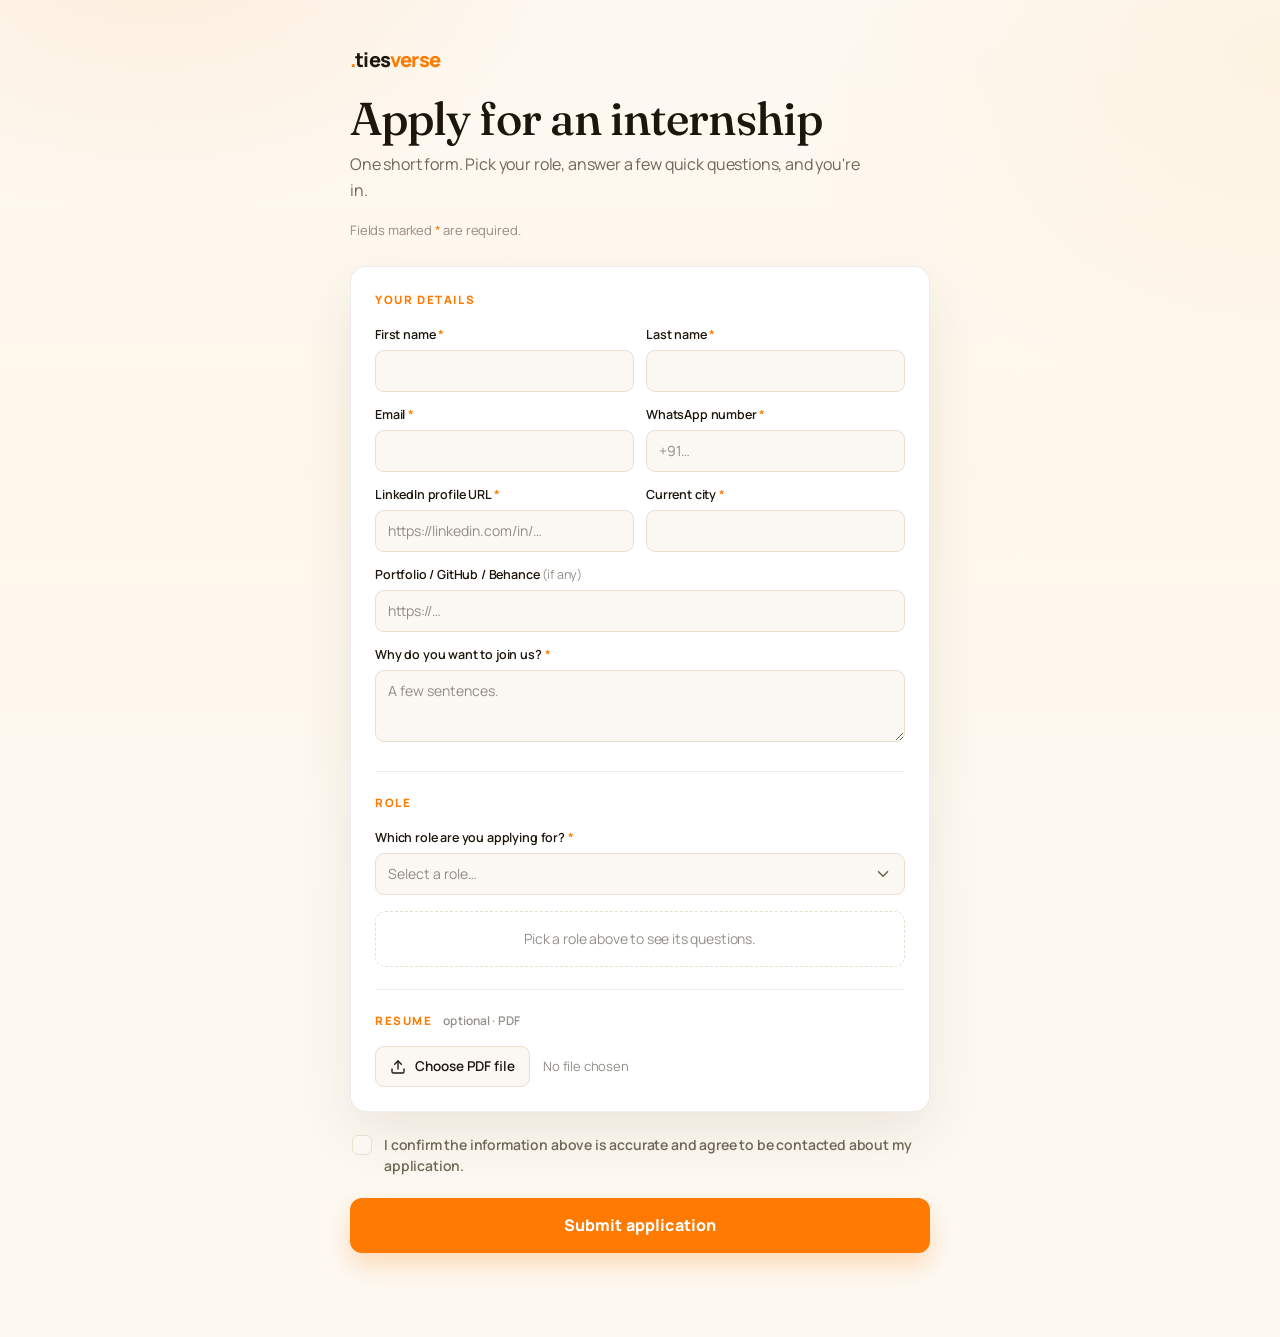
<file: index.html>
<!doctype html>
<html lang="en">
<head>
  <meta charset="utf-8" />
  <meta name="viewport" content="width=device-width, initial-scale=1" />
  <title>Apply · Tiesverse Internships</title>
  <script src="tv-config.js?v=2"></script>
  <style>
    @import url("https://fonts.googleapis.com/css2?family=Fraunces:opsz,wght@9..144,400..600&family=Manrope:wght@400;500;600;700;800&display=swap");

    :root{
      --orange:#FE7A00; --orange-d:#e56d00; --orange-ink:#9a4b00;
      --ink:#1d160d; --muted:#6f6656; --faint:rgba(29,22,13,.48);
      --rule:#eadfce; --hair:rgba(29,22,13,.08);
      --paper:#fdf9f2; --card:#ffffff; --field:#fbf8f3;
      --radius:16px; --shadow:0 22px 55px rgba(70,40,0,.09);
      --serif:"Fraunces",Georgia,serif;
      --sans:"Manrope",system-ui,-apple-system,"Segoe UI",sans-serif;
    }
    *{box-sizing:border-box}
    html{background:var(--paper)}
    body{
      margin:0;color:var(--ink);font-family:var(--sans);line-height:1.55;letter-spacing:-.01em;
      background:
        radial-gradient(680px 460px at 12% -10%, rgba(254,122,0,.10), transparent 66%),
        radial-gradient(720px 520px at 100% 6%, rgba(255,209,148,.16), transparent 68%),
        linear-gradient(180deg,#fdf9f2 0%,#fff7eb 52%,#fdf9f2 100%);
      background-attachment:fixed;
      -webkit-font-smoothing:antialiased;
    }
    .wrap{max-width:620px;margin:0 auto;padding:44px 20px 84px}

    /* header */
    .brand{display:inline-flex;align-items:center;font-weight:800;font-size:20px;letter-spacing:-.04em;color:var(--ink)}
    .brand .dot,.brand .verse{color:var(--orange)}
    h1{font-family:var(--serif);font-weight:500;font-size:clamp(30px,5.6vw,46px);letter-spacing:-.02em;line-height:1.03;margin:20px 0 10px;text-wrap:balance}
    .lede{color:var(--muted);font-size:16px;line-height:1.6;margin:0;max-width:52ch}
    .meta{font-size:13px;color:var(--faint);margin:16px 0 26px}
    .meta .req{color:var(--orange)}

    /* card + sections (single card, hairline-divided - no nested boxes) */
    .card{background:var(--card);border:1px solid var(--hair);border-radius:var(--radius);box-shadow:var(--shadow);padding:2px 24px}
    .sec{padding:22px 0}
    .divider{height:1px;background:var(--hair)}
    .sec-eyebrow{display:block;font-size:11.5px;font-weight:800;letter-spacing:.14em;text-transform:uppercase;color:var(--orange);margin-bottom:16px}
    .sec-eyebrow em{font-style:normal;color:var(--faint);font-weight:600;letter-spacing:.01em;text-transform:none;font-size:12px;margin-left:7px}

    /* fields */
    .field{margin-bottom:13px}
    .field:last-child{margin-bottom:0}
    label{display:block;font-size:12.5px;font-weight:600;color:var(--ink);margin-bottom:6px}
    .req{color:var(--orange)}
    .hint{font-weight:400;color:var(--faint)}
    input,textarea{
      width:100%;padding:9px 12px;border:1px solid var(--rule);border-radius:9px;
      font:inherit;font-size:14px;background:var(--field);color:var(--ink);
      transition:border-color .18s,box-shadow .18s,background .18s;
    }
    input:hover,textarea:hover{border-color:#d9cbb4}
    input:focus,textarea:focus{outline:none;border-color:var(--orange);background:#fff;box-shadow:0 0 0 3px rgba(254,122,0,.14)}
    input::placeholder,textarea::placeholder{color:var(--faint)}
    textarea{resize:vertical;min-height:72px;line-height:1.5}
    .grid2{display:grid;grid-template-columns:1fr 1fr;gap:12px;margin-bottom:13px}
    .grid2 .field{margin-bottom:0}
    @media(max-width:520px){.grid2{grid-template-columns:1fr;gap:0}.grid2 .field{margin-bottom:13px}}

    /* custom dropdown */
    .tvselect{position:relative}
    .tvselect-btn{
      width:100%;display:flex;align-items:center;justify-content:space-between;gap:10px;
      padding:9px 12px;border:1px solid var(--rule);border-radius:9px;background:var(--field);
      color:var(--ink);font:inherit;font-size:14px;text-align:left;cursor:pointer;
      transition:border-color .18s,box-shadow .18s,background .18s;
    }
    .tvselect-btn:hover{border-color:#d9cbb4}
    .tvselect.open .tvselect-btn,.tvselect-btn:focus-visible{outline:none;border-color:var(--orange);background:#fff;box-shadow:0 0 0 3px rgba(254,122,0,.14)}
    .tvselect-value.placeholder{color:var(--faint)}
    .tvselect-chev{flex:none;display:grid;color:var(--muted);transition:transform .22s ease}
    .tvselect.open .tvselect-chev{transform:rotate(180deg)}
    .tvselect-panel{
      position:absolute;z-index:40;top:calc(100% + 6px);left:0;right:0;
      background:#fff;border:1px solid var(--rule);border-radius:12px;
      box-shadow:0 20px 46px rgba(70,40,0,.16);padding:6px;max-height:296px;overflow:auto;
      display:none;animation:selIn .16s ease;
    }
    .tvselect.open .tvselect-panel{display:block}
    @keyframes selIn{from{opacity:0;transform:translateY(-6px)}to{opacity:1;transform:none}}
    .tvselect-opt{
      display:flex;align-items:center;justify-content:space-between;gap:12px;
      padding:10px 12px;border-radius:8px;cursor:pointer;
    }
    .tvselect-opt .opt-main{display:flex;flex-direction:column;gap:2px;min-width:0}
    .tvselect-opt .opt-label{font-size:14.5px;font-weight:500}
    .tvselect-opt .opt-sub{font-size:11px;color:var(--faint);font-weight:700;letter-spacing:.06em;text-transform:uppercase}
    .tvselect-opt .opt-check{flex:none;color:var(--orange);font-weight:800;opacity:0;transition:opacity .12s}
    .tvselect-opt.active{background:rgba(254,122,0,.10)}
    .tvselect-opt.selected .opt-label{color:var(--orange-ink);font-weight:700}
    .tvselect-opt.selected .opt-check{opacity:1}
    .tvselect-empty{padding:12px;color:var(--faint);font-size:14px;text-align:center}

    #roleQuestions{margin-top:16px}
    .role-empty{color:var(--faint);font-size:14px;padding:16px;border:1px dashed var(--rule);border-radius:10px;text-align:center;background:rgba(255,255,255,.4)}

    /* file upload */
    .file{display:flex;align-items:center;gap:13px;flex-wrap:wrap}
    .file-btn{
      display:inline-flex;align-items:center;gap:9px;padding:9px 14px;border:1px solid var(--rule);
      border-radius:9px;background:var(--field);font:inherit;font-size:13.5px;font-weight:600;color:var(--ink);
      cursor:pointer;transition:border-color .16s,background .16s,color .16s;
    }
    .file-btn:hover{border-color:var(--orange);background:rgba(254,122,0,.07);color:var(--orange-ink)}
    .file-btn svg{width:16px;height:16px}
    .file-name{font-size:13px;color:var(--faint)}
    .file-name.has{color:var(--ink);font-weight:600}

    /* acknowledgement */
    .ack{display:flex;gap:12px;align-items:flex-start;font-size:14px;color:var(--muted);line-height:1.5;margin:22px 2px 0;cursor:pointer}
    .ack input{position:absolute;opacity:0;width:0;height:0}
    .ack .box{flex:none;width:20px;height:20px;border:1.6px solid var(--rule);border-radius:6px;background:var(--field);display:grid;place-items:center;margin-top:1px;transition:background .16s,border-color .16s,box-shadow .16s}
    .ack .box svg{width:12px;height:12px;stroke:#fff;stroke-width:3;fill:none;opacity:0;transition:opacity .12s}
    .ack input:checked + .box{background:var(--orange);border-color:var(--orange)}
    .ack input:checked + .box svg{opacity:1}
    .ack input:focus-visible + .box{box-shadow:0 0 0 3px rgba(254,122,0,.22)}

    /* submit + messages */
    .submit{
      width:100%;margin-top:22px;padding:15px;border:none;border-radius:12px;background:var(--orange);
      color:#fff;font:inherit;font-size:16px;font-weight:800;letter-spacing:.01em;cursor:pointer;
      box-shadow:0 12px 26px rgba(254,122,0,.24);transition:background .2s,transform .1s,box-shadow .2s;
    }
    .submit:hover{background:var(--orange-d);transform:translateY(-1px)}
    .submit:active{transform:translateY(0)}
    .submit:disabled{opacity:.6;cursor:wait;transform:none}
    .msg{padding:13px 15px;border-radius:11px;font-size:14px;font-weight:600;margin-bottom:16px;display:none}
    .msg.err{background:#fdecec;color:#a7141f;border:1px solid #f5c2c2;display:block}
    .msg.ok{background:#e8faf2;color:#065f46;border:1px solid #a7e8cd;display:block}

    /* success */
    .done{background:var(--card);border:1px solid var(--hair);border-radius:var(--radius);box-shadow:var(--shadow);padding:50px 28px;text-align:center}
    /* A PNG, not the 🎉 character: every device then shows the Apple artwork
       rather than its own — Android and Windows draw quite different poppers. */
    .done .tick{width:66px;height:66px;display:block;margin:0 auto 20px}
    .done h2{font-family:var(--serif);font-weight:500;font-size:26px;margin:0 0 10px}
    .done p{color:var(--muted);font-size:15px;line-height:1.6;margin:0 auto;max-width:44ch}
    .done strong{color:var(--ink)}

    @media(max-width:520px){
      .wrap{padding:28px 14px 64px}
      .card{padding:0 16px;border-radius:14px}
      .sec{padding:20px 0}
    }
    @media(prefers-reduced-motion:reduce){*{animation-duration:.001ms!important;transition-duration:.001ms!important}}
  </style>
</head>
<body>
  <div class="wrap">
    <span class="brand"><span class="dot">.</span>ties<span class="verse">verse</span></span>
    <h1>Apply for an internship</h1>
    <p class="lede">One short form. Pick your role, answer a few quick questions, and you're in.</p>
    <p class="meta">Fields marked <span class="req">*</span> are required.</p>

    <div id="formHost">
      <div id="msg" class="msg"></div>
      <form id="applyForm" novalidate>
        <div class="card">
          <!-- Your details -->
          <section class="sec">
            <span class="sec-eyebrow">Your details</span>
            <div class="grid2">
              <div class="field"><label>First name <span class="req">*</span></label><input name="first_name" required /></div>
              <div class="field"><label>Last name <span class="req">*</span></label><input name="last_name" required /></div>
            </div>
            <div class="grid2">
              <div class="field"><label>Email <span class="req">*</span></label><input name="email" type="email" required /></div>
              <div class="field"><label>WhatsApp number <span class="req">*</span></label><input name="phone" required placeholder="+91…" /></div>
            </div>
            <div class="grid2">
              <div class="field"><label>LinkedIn profile URL <span class="req">*</span></label><input name="linkedin" required placeholder="https://linkedin.com/in/…" /></div>
              <div class="field"><label>Current city <span class="req">*</span></label><input name="city" required /></div>
            </div>
            <div class="field"><label>Portfolio / GitHub / Behance <span class="hint">(if any)</span></label><input name="portfolio" placeholder="https://…" /></div>
            <div class="field"><label>Why do you want to join us? <span class="req">*</span></label><textarea name="why_join" required placeholder="A few sentences."></textarea></div>
          </section>

          <div class="divider"></div>

          <!-- Role -->
          <section class="sec">
            <span class="sec-eyebrow">Role</span>
            <div class="field">
              <label>Which role are you applying for? <span class="req">*</span></label>
              <div id="roleMount"></div>
            </div>
            <div id="roleQuestions"><div class="role-empty">Pick a role above to see its questions.</div></div>
          </section>

          <div class="divider"></div>

          <!-- Resume -->
          <section class="sec">
            <span class="sec-eyebrow">Resume <em>optional · PDF</em></span>
            <input id="resumeInput" type="file" accept="application/pdf,.pdf" hidden />
            <div class="file">
              <button type="button" class="file-btn" id="fileBtn">
                <svg viewBox="0 0 24 24" fill="none" stroke="currentColor" stroke-width="2" stroke-linecap="round" stroke-linejoin="round"><path d="M21 15v4a2 2 0 0 1-2 2H5a2 2 0 0 1-2-2v-4"/><polyline points="17 8 12 3 7 8"/><line x1="12" y1="3" x2="12" y2="15"/></svg>
                Choose PDF file
              </button>
              <span class="file-name" id="fileName">No file chosen</span>
            </div>
          </section>
        </div>

        <label class="ack">
          <input type="checkbox" id="ack" required />
          <span class="box"><svg viewBox="0 0 14 14"><path d="M2 7l3.5 3.5L12 3.5"/></svg></span>
          <span>I confirm the information above is accurate and agree to be contacted about my application.</span>
        </label>

        <button type="submit" class="submit" id="submitBtn">Submit application</button>
      </form>
    </div>
  </div>

  <script>
    // ── Roles → department gate + role-specific questions (from Career page.md) ──
    const ROLES = [
      { key:'content_editor', dept:'Content', label:'Content Editor', q:[
        'Link to 2–3 editing or writing samples (if any).',
        'Which topics are you most comfortable editing/fact-checking (e.g., Tech, Geopolitics, Business)?',
        'On a scale of 1–10, how would you rate your attention to detail regarding grammar and formatting?',
        'What is your process for verifying a fact before publishing?',
        'Are you comfortable using AI tools like Grammarly or Hemingway to refine content?' ] },
      { key:'content_writer_upsc', dept:'Content', label:'Content Writer', q:[
        'Link to a folder or blog of your previous writing (if any).',
        'Do you prefer writing long-form deep dives or short, catchy social media copy?',
        'How do you use AI tools (like ChatGPT) to improve your writing without losing your "human voice"?',
        'Can you turn around a 500-word article within 4 hours if a news story breaks?',
        'Which niche are you most passionate about writing for?' ] },
      { key:'graphic_designer_canva', dept:'Content', label:'Graphics Designer', q:[
        'Link to your Behance, Dribbble, or Drive portfolio (if any).',
        'Which software do you use for daily design work (Figma, Photoshop, Canva, etc.)?',
        'Briefly describe your design style (Minimalist, Bold, Corporate, etc.).',
        'How long does it usually take you to create a high-quality LinkedIn carousel?',
        'Are you comfortable following strict brand guidelines (colors, fonts)?' ] },
      { key:'uiux_designer', dept:'Content', label:'UI/UX Designer', q:[
        'Link to a UI/UX project or Figma prototype (if any).',
        'What is the first thing you consider when designing a landing page for a tech product?',
        'Are you proficient in Figma, Adobe XD, or Framer?',
        'Have you ever worked directly with developers to hand off designs?',
        'Do you have experience creating design systems (components, buttons, etc.)?' ] },
      { key:'video_editor_reels_yt', dept:'Media', label:'Video Editor', q:[
        'Link to your best edited video or a YouTube playlist (if any).',
        'Which software do you use (Premiere Pro, After Effects, CapCut Desktop, etc.)?',
        'How comfortable are you with sound design and background music leveling?',
        'Do you keep up with the latest transition trends on Reels/Shorts?',
        'What is your typical turnaround time for a 60-second edited reel?' ] },
      { key:'social_media_manager_ig', dept:'Media', label:'Social Media Management', q:[
        'Link to any social media page you have managed or grown (if any).',
        'Which platforms do you understand the algorithm for best (Instagram, X, LinkedIn)?',
        'Do you know how to read platform insights to improve reach?',
        'Write a 1-sentence "hook" to promote an AI internship on X (Twitter).',
        'How do you stay updated with daily social media trends?' ] },
      { key:'hr', dept:'Operations', label:'Human Resource (HR)', q:[
        'Do you have experience using LinkedIn, Discord, or Telegram for talent sourcing?',
        'How would you handle a situation where an intern is consistently missing deadlines?',
        'What is one thing you would do to keep a remote team of interns motivated?',
        'Are you comfortable conducting 15-minute initial screening calls?',
        'How do you manage and organize candidate data (Sheets, Notion, etc.)?' ] },
      { key:'marketing_outreach', dept:'Operations', label:'Marketing and Outreach', q:[
        'How would you approach a potential partner for a collaboration or event?',
        'Do you prefer "Cold DMing" on LinkedIn or "Cold Emailing"?',
        'Have you ever handled event promotions or campus ambassadorships (if any)?',
        'How do you track your leads or outreach messages?',
        'What is your strategy for getting people to register for an online webinar?' ] },
      { key:'management_coordination', dept:'Operations', label:'Management / Team Co-ordination', q:[
        'Which tools do you use to manage tasks (Notion, Trello, WhatsApp, etc.)?',
        'Describe a time you had to lead a group project or a small team.',
        'If a project is stuck because of a technical bug, what is your first step?',
        'Are you comfortable creating SOPs (Standard Operating Procedures) for other interns?',
        'How do you handle multiple projects with overlapping deadlines?' ] },
      { key:'tech_roles', dept:'Tech', label:'Tech Role (Developer)', hasSub:true, q:[
        'Link to your GitHub profile or hosted sites (if any).',
        'Which stack / languages are you most comfortable with?',
        'Can you build a pixel-perfect page from a Figma design, or design robust APIs?',
        'Describe a project you have built and deployed.' ] },
    ];
    const TECH_SUB = ['Frontend Developer','Backend Developer','Automation Engineer','Python Developer','Full Stack Developer'];

    // ── Reusable custom dropdown (accessible: click, keyboard, outside-close) ──
    function TVSelect(mount, cfg){
      const state = { value:'', open:false, active:-1, options:(cfg.options||[]).slice(), disabled:false };
      mount.classList.add('tvselect'); mount.innerHTML='';
      const btn = document.createElement('button');
      btn.type='button'; btn.className='tvselect-btn';
      btn.setAttribute('aria-haspopup','listbox'); btn.setAttribute('aria-expanded','false');
      const val = document.createElement('span'); val.className='tvselect-value placeholder'; val.textContent = cfg.placeholder||'Select…';
      const chev = document.createElement('span'); chev.className='tvselect-chev';
      chev.innerHTML = '<svg viewBox="0 0 24 24" width="18" height="18" fill="none" stroke="currentColor" stroke-width="2.2" stroke-linecap="round" stroke-linejoin="round"><path d="M6 9l6 6 6-6"/></svg>';
      btn.append(val, chev);
      const panel = document.createElement('div'); panel.className='tvselect-panel'; panel.setAttribute('role','listbox');
      const hidden = document.createElement('input'); hidden.type='hidden';
      if (cfg.dataQ) hidden.setAttribute('data-q', cfg.dataQ);
      mount.append(btn, panel, hidden);

      const labelOf = () => { const o = state.options.find(o => o.value===state.value); return o ? o.label : ''; };
      function renderVal(){
        if (state.value){ val.textContent = labelOf(); val.classList.remove('placeholder'); }
        else { val.textContent = cfg.placeholder||'Select…'; val.classList.add('placeholder'); }
      }
      function renderOpts(){
        panel.innerHTML='';
        if (!state.options.length){ const e=document.createElement('div'); e.className='tvselect-empty'; e.textContent=cfg.emptyText||'No options'; panel.appendChild(e); return; }
        state.options.forEach((o,i) => {
          const el = document.createElement('div');
          el.className = 'tvselect-opt' + (o.value===state.value?' selected':'') + (i===state.active?' active':'');
          el.setAttribute('role','option'); el.setAttribute('aria-selected', o.value===state.value?'true':'false');
          el.innerHTML = '<span class="opt-main"><span class="opt-label"></span>' + (o.sub?'<span class="opt-sub"></span>':'') + '</span><span class="opt-check">✓</span>';
          el.querySelector('.opt-label').textContent = o.label;
          if (o.sub) el.querySelector('.opt-sub').textContent = o.sub;
          el.addEventListener('mousemove', () => { if (state.active!==i){ state.active=i; syncActive(); } });
          el.addEventListener('click', () => choose(i));
          panel.appendChild(el);
        });
      }
      function syncActive(){
        [...panel.children].forEach((c,i) => c.classList && c.classList.toggle('active', i===state.active));
        const a = panel.children[state.active]; if (a && a.scrollIntoView) a.scrollIntoView({ block:'nearest' });
      }
      function open(){
        if (state.disabled || state.open) return;
        state.open=true; mount.classList.add('open'); btn.setAttribute('aria-expanded','true');
        const sel = state.options.findIndex(o => o.value===state.value); state.active = sel<0?0:sel;
        renderOpts(); syncActive();
      }
      function close(){ if(!state.open) return; state.open=false; mount.classList.remove('open'); btn.setAttribute('aria-expanded','false'); }
      function choose(i){
        const o = state.options[i]; if(!o) return;
        state.value=o.value; hidden.value=o.value; renderVal(); close(); btn.focus();
        if (cfg.onChange) cfg.onChange(o.value);
      }
      btn.addEventListener('click', () => state.open ? close() : open());
      btn.addEventListener('keydown', (e) => {
        if (!state.open && (e.key==='ArrowDown'||e.key==='ArrowUp'||e.key==='Enter'||e.key===' ')){ e.preventDefault(); open(); return; }
        if (e.key==='Escape'){ close(); return; }
        if (!state.open) return;
        if (e.key==='ArrowDown'){ e.preventDefault(); state.active=Math.min(state.options.length-1,state.active+1); syncActive(); }
        else if (e.key==='ArrowUp'){ e.preventDefault(); state.active=Math.max(0,state.active-1); syncActive(); }
        else if (e.key==='Home'){ e.preventDefault(); state.active=0; syncActive(); }
        else if (e.key==='End'){ e.preventDefault(); state.active=state.options.length-1; syncActive(); }
        else if (e.key==='Enter'||e.key===' '){ e.preventDefault(); choose(state.active); }
      });
      document.addEventListener('click', (e) => { if(!mount.contains(e.target)) close(); });

      renderVal();
      return {
        setOptions(opts){ state.options=(opts||[]).slice(); state.value=''; hidden.value=''; renderVal(); if(state.open) renderOpts(); },
        get value(){ return state.value; },
      };
    }

    // ── Role dropdown ──
    let current = null;
    const qHost = document.getElementById('roleQuestions');
    const roleSelect = TVSelect(document.getElementById('roleMount'), {
      placeholder:'Select a role…',
      emptyText:'No roles are open right now',
      onChange:(v) => { current = ROLES.find(r => r.key===v) || null; renderQuestions(current); },
    });
    function populateRoles(gates){
      // A role shows only if its own gate AND its category gate are open.
      const opts = ROLES
        .filter(r => gates ? (gates[r.key] !== false && gates[r.dept] !== false) : true)
        .map(r => ({ value:r.key, label:r.label, sub:r.dept }));
      roleSelect.setOptions(opts);
    }
    // Fetch which roles are open; if the API is unreachable, show all (server re-checks on submit).
    (async () => {
      try {
        const r = await fetch(`${window.TV_API_URL}?action=GET_PUBLIC_FORM_GATES`);
        const j = await r.json().catch(() => null);
        populateRoles(j && j.status === 'success' ? j.gates : null);
      } catch { populateRoles(null); }
    })();

    // ── Role-specific questions ──
    function renderQuestions(role){
      if (!role){ qHost.innerHTML = '<div class="role-empty">Pick a role above to see its questions.</div>'; return; }
      let html = '';
      if (role.hasSub){
        html += '<div class="field"><label>Developer specialisation <span class="req">*</span></label><div id="subMount"></div></div>';
      }
      role.q.forEach((q) => {
        const isLink = /link|url|github|portfolio|folder|blog/i.test(q);
        html += `<div class="field"><label>${q}</label>${isLink
          ? `<input data-q="${q.replace(/"/g,'&quot;')}" placeholder="https://…" />`
          : `<textarea data-q="${q.replace(/"/g,'&quot;')}" rows="2"></textarea>`}</div>`;
      });
      qHost.innerHTML = html;
      if (role.hasSub){
        TVSelect(document.getElementById('subMount'), {
          options: TECH_SUB.map(s => ({ value:s, label:s })),
          placeholder:'Select specialisation…',
          dataQ:'Specialisation',
        });
      }
    }

    // ── Resume file picker ──
    const resumeInput = document.getElementById('resumeInput');
    const fileName = document.getElementById('fileName');
    document.getElementById('fileBtn').addEventListener('click', () => resumeInput.click());
    resumeInput.addEventListener('change', () => {
      const f = resumeInput.files[0];
      if (f){ fileName.textContent = f.name; fileName.classList.add('has'); }
      else { fileName.textContent = 'No file chosen'; fileName.classList.remove('has'); }
    });

    // ── Submit ──
    const form = document.getElementById('applyForm');
    const msg = document.getElementById('msg');
    const btn = document.getElementById('submitBtn');
    const showMsg = (t, ok) => { msg.className = 'msg ' + (ok ? 'ok' : 'err'); msg.textContent = t; window.scrollTo({ top: 0, behavior: 'smooth' }); };

    const readResume = () => new Promise((res) => {
      const f = resumeInput.files[0];
      if (!f) return res({ name:'', data:'' });
      const r = new FileReader();
      r.onload = () => res({ name: f.name, data: String(r.result).split(',')[1] || '' });
      r.onerror = () => res({ name:'', data:'' });
      r.readAsDataURL(f);
    });

    form.addEventListener('submit', async (e) => {
      e.preventDefault();
      if (!current) return showMsg('Please select a role.', false);
      const fd = new FormData(form);
      const answers = {};
      qHost.querySelectorAll('[data-q]').forEach(el => { if (el.value.trim()) answers[el.getAttribute('data-q')] = el.value.trim(); });
      if (current.hasSub && !answers['Specialisation']) return showMsg('Please choose your developer specialisation.', false);
      if (!document.getElementById('ack').checked) return showMsg('Please confirm your details are accurate to continue.', false);

      const roleName = current.hasSub ? `${current.label} - ${answers['Specialisation'] || ''}` : current.label;

      btn.disabled = true; btn.textContent = 'Submitting…';
      const resume = await readResume();
      const payload = {
        action: 'CREATE',
        department: current.dept, roles: roleName,
        first_name: fd.get('first_name'), last_name: fd.get('last_name'),
        email: fd.get('email'), phone: fd.get('phone'), city: fd.get('city'),
        linkedin: fd.get('linkedin'), portfolio: fd.get('portfolio'), why_join: fd.get('why_join'),
        answers, resume_name: resume.name, resume_data: resume.data,
      };
      try {
        const r = await fetch(window.TV_API_URL, { method:'POST', headers:{ 'Content-Type':'application/json' }, body: JSON.stringify(payload) });
        const out = await r.json().catch(() => ({}));
        const status = out.status || (r.ok ? 'success' : 'error');
        if (status === 'success') {
          document.getElementById('formHost').innerHTML = `<div class="done"><img class="tick" src="emoji/1f389.png" alt="" width="66" height="66"><h2>Application received!</h2><p>Thanks for applying as <strong>${roleName}</strong>. We've noted your details and will be in touch by email, do check your inbox (and spam).</p></div>`;
          window.scrollTo({ top: 0, behavior: 'smooth' });
        } else if (status === 'CLOSED') { showMsg('Applications for this role are currently closed. Please try another role or check back soon.', false); btn.disabled = false; btn.textContent = 'Submit application'; }
        else if (status === 'DUPLICATE_30D') { showMsg((out.cooldown && out.cooldown.message) || out.message || 'You have applied recently. Please try again later.', false); btn.disabled = false; btn.textContent = 'Submit application'; }
        else { showMsg('Something went wrong. Please try again.', false); btn.disabled = false; btn.textContent = 'Submit application'; }
      } catch (err) {
        showMsg('Network error - please check your connection and try again.', false);
        btn.disabled = false; btn.textContent = 'Submit application';
      }
    });
  </script>
</body>
</html>
</file>
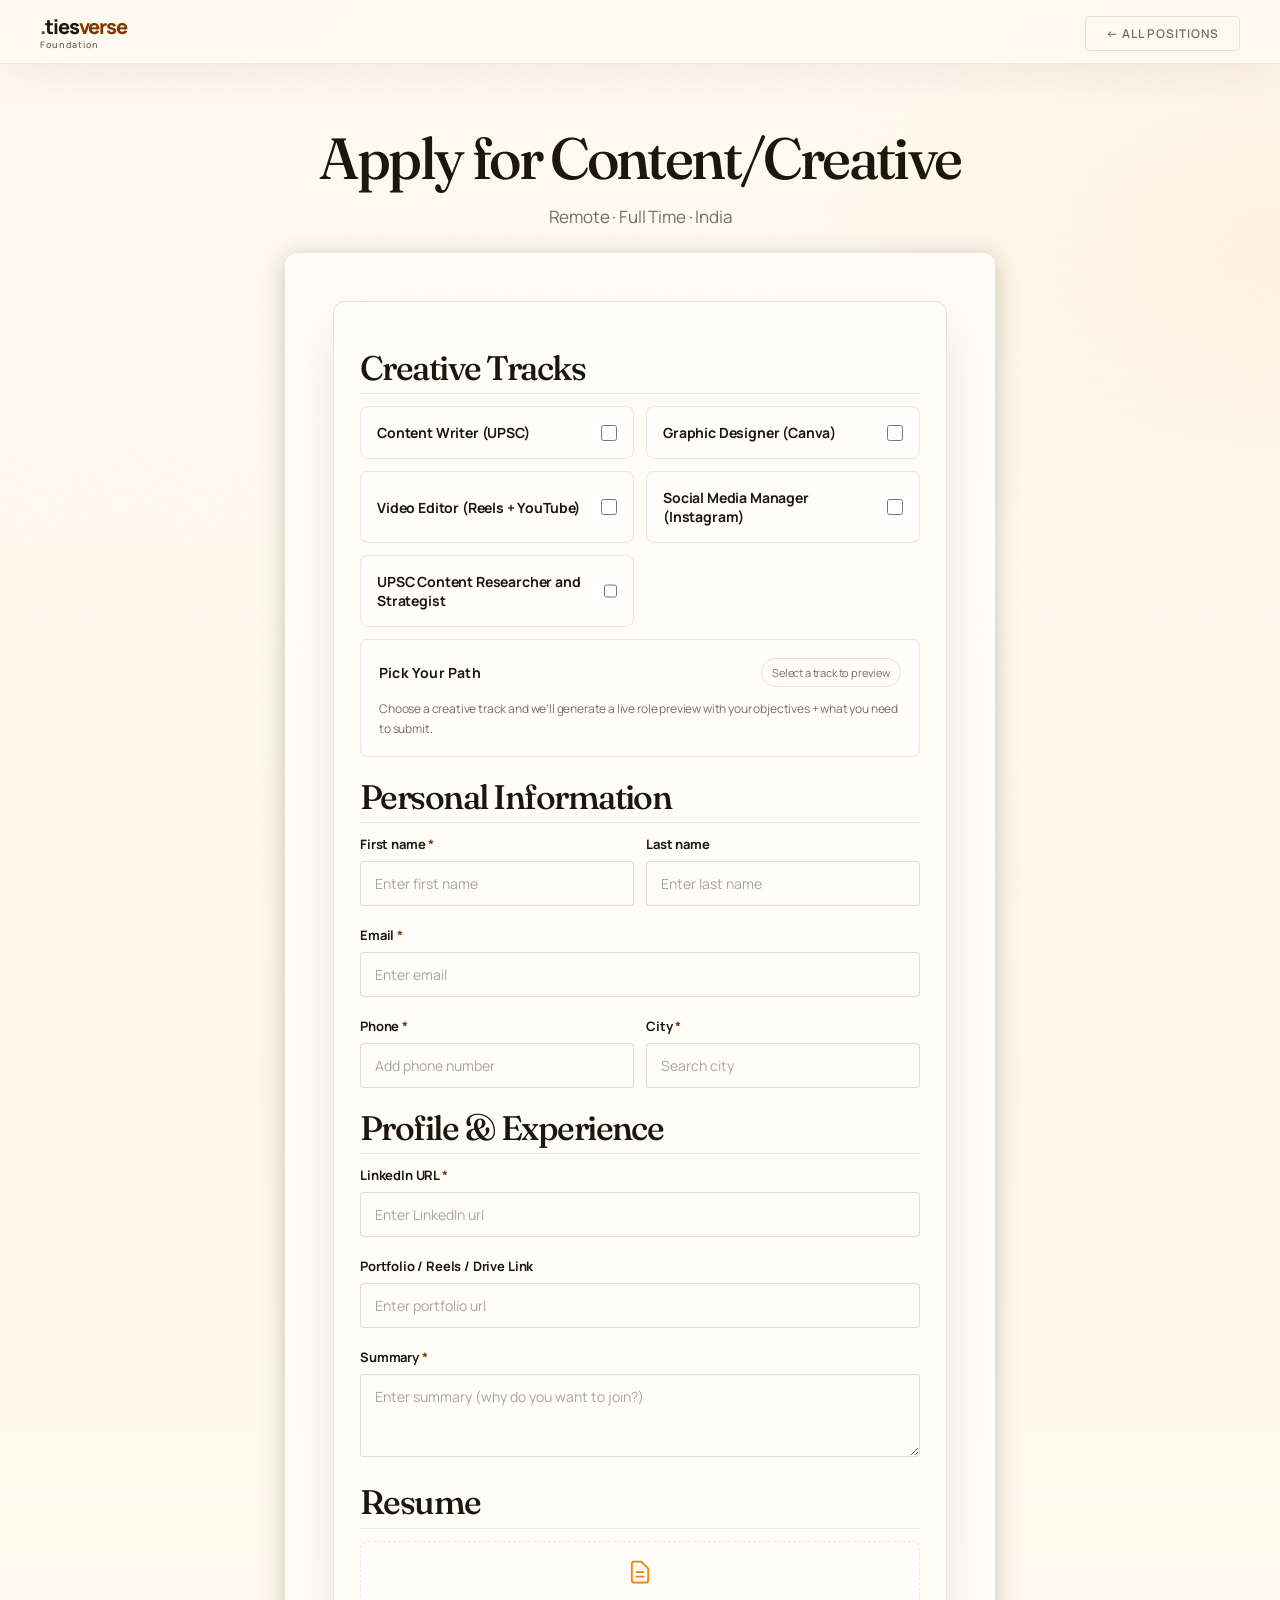
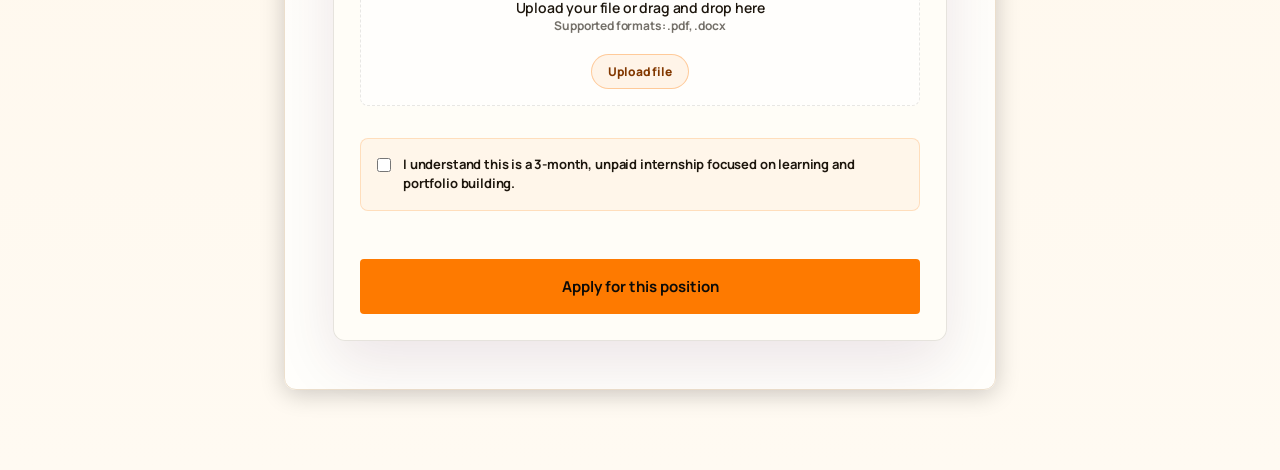
<file: content-portal.html>
<!doctype html>
<html lang="en">
    <head>
        <meta charset="UTF-8" />
        <meta name="viewport" content="width=device-width, initial-scale=1.0" />
        <title>TIESVERSE | Application</title>
        <link rel="preconnect" href="https://fonts.googleapis.com" />
        <link
            href="https://fonts.googleapis.com/css2?family=Archivo+Black&family=Inter:wght@300;400;500;600;700;800&family=Fira+Code:wght@400;500&display=swap"
            rel="stylesheet"
        />
        <style>
            :root {
                --bg: #0a0a0a;
                --card-bg: #111111;
                --border: #222222;
                --text: #ffffff;
                --text-dim: #888888;
                --accent: #FE7A00;
            }

            * {
                box-sizing: border-box;
                margin: 0;
                padding: 0;
            }

            body {
                background:
                    radial-gradient(520px 900px at -12% 55%, rgba(254, 122, 0, 0.16), transparent 62%),
                    radial-gradient(520px 900px at 112% 45%, rgba(254, 122, 0, 0.10), transparent 62%),
                    var(--bg);
                background-attachment: fixed;
                background-repeat: no-repeat;
                color: var(--text);
                font-family: "Inter", sans-serif;
                min-height: 100vh;
                position: relative;
                overflow-x: hidden;
                -webkit-font-smoothing: antialiased;
                text-rendering: optimizeLegibility;
            }

            body::before {
                content: "";
                position: fixed;
                inset: 0;
                pointer-events: none;
                z-index: 2;
                opacity: 0.08;
                mix-blend-mode: overlay;
                background-image: url("data:image/svg+xml,%3Csvg xmlns='http://www.w3.org/2000/svg' width='160' height='160'%3E%3Cfilter id='n'%3E%3CfeTurbulence type='fractalNoise' baseFrequency='.8' numOctaves='3' stitchTiles='stitch'/%3E%3C/filter%3E%3Crect width='160' height='160' filter='url(%23n)' opacity='.35'/%3E%3C/svg%3E");
            }

            body::after {
                content: "";
                position: fixed;
                inset: 0;
                pointer-events: none;
                z-index: 2;
                background: radial-gradient(1200px 900px at 50% 50%, rgba(0,0,0,0) 55%, rgba(0,0,0,0.35) 100%);
            }

            ::selection {
                background: rgba(254, 122, 0, 0.35);
                color: var(--text);
            }

            :focus-visible {
                outline: 2px solid var(--accent);
                outline-offset: 3px;
            }

            #particles {
                position: fixed;
                top: 0;
                left: 0;
                width: 100vw;
                height: 100vh;
                z-index: 1;
                pointer-events: none;
                opacity: 0.4;
            }

            /* ── HEADER ── */
            .header {
                display: flex;
                align-items: center;
                justify-content: space-between;
                padding: 32px 24px;
                max-width: 900px;
                margin: 0 auto;
                position: relative;
                z-index: 10;
            }

            .logo {
                font-family: "Inter", sans-serif;
                font-size: 20px;
                font-weight: 800;
                color: var(--text);
                text-decoration: none;
            }
            .logo .dot { color: var(--accent); }
            .logo span { color: var(--accent); }
            .logo small {
                font-size: 9px;
                font-weight: 600;
                color: var(--text-dim);
                display: block;
                letter-spacing: 1px;
                margin-top: -2px;
            }

            .nav-links {
                display: flex;
                align-items: center;
                gap: 32px;
                list-style: none;
            }
            .nav-links a {
                color: var(--text);
                text-decoration: none;
                font-size: 13px;
                font-weight: 600;
                letter-spacing: 1px;
                text-transform: uppercase;
                transition: color 0.2s;
            }
            .nav-links a:hover { color: var(--accent); }
            .nav-links .back-btn {
                border: 1px solid var(--border);
                color: var(--text-dim);
                padding: 8px 20px;
                font-size: 12px;
                font-weight: 600;
                letter-spacing: 1px;
                border-radius: 4px;
            }
            .nav-links .back-btn:hover {
                border-color: var(--accent);
                color: var(--accent);
            }

            /* ── PAGE CONTENT & FORM CARD ── */
            .page-content {
                max-width: 760px;
                margin: 0 auto;
                padding: 20px 24px 80px;
                position: relative;
                z-index: 2;
            }

            .form-hero {
                text-align: center;
                margin-bottom: 40px;
            }
            .form-hero h1 {
                font-size: 28px;
                font-weight: 700;
                margin-bottom: 12px;
                letter-spacing: -0.02em;
            }
            .form-hero p {
                font-size: 14px;
                color: var(--text-dim);
            }

            .main-form-card {
                background: var(--card-bg);
                border: 1px solid var(--border);
                border-radius: 12px;
                padding: 48px;
                box-shadow: 0 4px 24px rgba(0,0,0,0.2);
            }

            /* ── TYPOGRAPHY & LAYOUT ── */
            .section-title {
                font-size: 18px;
                font-weight: 700;
                color: var(--text);
                margin-top: 48px;
                margin-bottom: 24px;
                letter-spacing: -0.01em;
            }
            .section-title:first-child { margin-top: 0; }

            .grid-2 {
                display: grid;
                grid-template-columns: 1fr 1fr;
                gap: 20px;
            }
            .space-y > * + * { margin-top: 20px; }

            /* ── INPUTS ── */
            .field-label {
                font-size: 13px;
                font-weight: 500;
                color: var(--text);
                margin-bottom: 8px;
                display: block;
            }
            .field-label .req { color: #ff4444; }

            .form-input {
                width: 100%;
                background: #151515;
                border: 1px solid #333;
                border-radius: 6px;
                padding: 12px 14px;
                font-size: 14px;
                color: var(--text);
                outline: none;
                transition: all 0.2s;
                font-family: inherit;
            }
            .form-input:focus {
                border-color: var(--accent);
                background: #1a1a1a;
            }
            .form-input::placeholder { color: #555; }
            textarea.form-input { resize: vertical; min-height: 80px; }

            /* ── ROLE CHECKBOXES ── */
            .role-check {
                background: #151515;
                border: 1px solid #333;
                padding: 16px;
                border-radius: 8px;
                display: flex;
                align-items: center;
                justify-content: space-between;
                cursor: pointer;
                transition: border 0.2s;
            }
            .role-check:hover { border-color: var(--accent); }
            .role-check span { font-size: 14px; font-weight: 500; }
            .role-check.selected {
                border-color: rgba(254, 122, 0, 0.6);
                background: rgba(254, 122, 0, 0.04);
                box-shadow: 0 0 0 1px rgba(254, 122, 0, 0.12) inset;
            }

            .track-guidance {
                margin-top: 18px;
                border: 1px solid var(--border);
                background: rgba(255, 255, 255, 0.02);
                border-radius: 12px;
                padding: 18px;
            }
            .track-guidance-title {
                display: flex;
                align-items: center;
                justify-content: space-between;
                gap: 12px;
                margin-bottom: 12px;
            }
            .track-guidance-title h4 {
                font-size: 14px;
                font-weight: 700;
                letter-spacing: 0.2px;
            }
            .chip {
                font-size: 11px;
                color: var(--text-dim);
                border: 1px solid var(--border);
                padding: 6px 10px;
                border-radius: 999px;
                white-space: nowrap;
            }
            .mission-tabs {
                display: flex;
                gap: 10px;
                flex-wrap: wrap;
                margin-bottom: 14px;
            }
            .mission-tab {
                appearance: none;
                border: 1px solid rgba(255, 255, 255, 0.12);
                background: rgba(0, 0, 0, 0.25);
                color: var(--text);
                font-family: inherit;
                font-size: 12px;
                font-weight: 700;
                padding: 8px 12px;
                border-radius: 999px;
                cursor: pointer;
                transition: transform 0.15s ease, border-color 0.15s ease, background 0.15s ease;
            }
            .mission-tab:hover {
                border-color: rgba(254, 122, 0, 0.6);
                transform: translateY(-1px);
            }
            .mission-tab.active {
                border-color: rgba(254, 122, 0, 0.85);
                background: rgba(254, 122, 0, 0.10);
                box-shadow: 0 0 0 1px rgba(254, 122, 0, 0.10) inset;
            }
            .mission-console {
                border: 1px solid rgba(255, 255, 255, 0.08);
                background: rgba(0, 0, 0, 0.35);
                border-radius: 14px;
                overflow: hidden;
            }
            .mission-console-head {
                display: flex;
                align-items: center;
                justify-content: space-between;
                gap: 12px;
                padding: 12px 14px;
                border-bottom: 1px solid rgba(255, 255, 255, 0.08);
                background: linear-gradient(90deg, rgba(255, 255, 255, 0.04), rgba(255, 255, 255, 0.01));
            }
            .mission-console-title {
                display: flex;
                align-items: baseline;
                gap: 10px;
                flex-wrap: wrap;
            }
            .mission-role {
                font-size: 13px;
                font-weight: 900;
                letter-spacing: 0.2px;
            }
            .mission-tag {
                font-size: 11px;
                font-weight: 800;
                letter-spacing: 0.7px;
                text-transform: uppercase;
                color: var(--accent);
                opacity: 0.95;
            }
            .mission-terminal {
                margin: 0;
                padding: 14px;
                font-family: "Fira Code", monospace;
                font-size: 12px;
                line-height: 1.65;
                color: rgba(255, 255, 255, 0.82);
                white-space: pre-wrap;
                min-height: 160px;
            }
            .mission-terminal[data-typing="1"]::after {
                content: "█";
                margin-left: 3px;
                color: rgba(254, 122, 0, 0.9);
                animation: blink 1s steps(1) infinite;
            }
            @keyframes blink {
                0%, 49% { opacity: 1; }
                50%, 100% { opacity: 0; }
            }
            .guide-grid {
                display: grid;
                grid-template-columns: 1fr;
                gap: 12px;
            }
            .guide-card {
                border: 1px solid rgba(255, 255, 255, 0.06);
                background: rgba(0, 0, 0, 0.25);
                border-radius: 12px;
                padding: 14px;
            }
            .guide-card-head {
                display: flex;
                align-items: baseline;
                justify-content: space-between;
                gap: 10px;
                margin-bottom: 10px;
            }
            .guide-role {
                font-size: 13px;
                font-weight: 800;
            }
            .guide-tag {
                font-size: 11px;
                color: var(--accent);
                letter-spacing: 0.6px;
                text-transform: uppercase;
                opacity: 0.9;
                white-space: nowrap;
            }
            .guide-cols {
                display: grid;
                grid-template-columns: 1fr 1fr;
                gap: 14px;
            }
            .guide-col-title {
                font-size: 12px;
                font-weight: 700;
                color: var(--text);
                margin-bottom: 6px;
            }
            .guide-list {
                margin: 0;
                padding-left: 18px;
                color: var(--text-dim);
                font-size: 12px;
                line-height: 1.6;
            }
            .guide-empty {
                color: var(--text-dim);
                font-size: 12px;
                line-height: 1.6;
            }

            @media (max-width: 768px) {
                .guide-cols { grid-template-columns: 1fr; }
            }

            /* ── UPLOAD BOX ── */
            .resume-upload-box {
                border: 1px dashed #444;
                border-radius: 8px;
                padding: 40px 24px;
                text-align: center;
                background: rgba(255, 255, 255, 0.01);
                cursor: pointer;
                transition: all 0.2s ease;
                display: flex;
                flex-direction: column;
                align-items: center;
                justify-content: center;
                gap: 12px;
                margin-top: 8px;
            }
            .resume-upload-box:hover {
                border-color: var(--accent);
                background: rgba(254, 122, 0, 0.03);
            }
            .resume-upload-box svg { width: 28px; height: 28px; color: var(--accent); }
            .resume-upload-title { font-size: 14px; font-weight: 600; color: var(--text); }
            .resume-upload-sub { font-size: 12px; color: var(--text-dim); }
            .resume-upload-btn {
                margin-top: 8px;
                padding: 8px 16px;
                border: 1px solid var(--accent);
                border-radius: 20px;
                color: var(--accent);
                font-size: 12px;
                font-weight: 600;
                background: transparent;
            }

            /* ── BUTTONS ── */
            .btn-submit {
                width: 100%;
                background: var(--accent);
                color: #fff;
                border: none;
                padding: 16px;
                font-size: 15px;
                font-weight: 600;
                border-radius: 8px;
                cursor: pointer;
                transition: opacity 0.2s;
                margin-top: 48px;
            }
            .btn-submit:hover { opacity: 0.9; }

            .ack-box {
                display: flex;
                align-items: flex-start;
                gap: 12px;
                margin-top: 32px;
                padding: 16px;
                background: rgba(254, 122, 0, 0.05);
                border: 1px solid rgba(254, 122, 0, 0.2);
                border-radius: 8px;
                cursor: pointer;
            }
            .ack-box span { font-size: 13px; color: #ccc; line-height: 1.5; }

            .success-card {
                background: var(--card-bg);
                border: 1px solid var(--border);
                border-radius: 12px;
                padding: 60px 40px;
                text-align: center;
                box-shadow: 0 4px 24px rgba(0,0,0,0.2);
            }
            .success-icon {
                width: 64px;
                height: 64px;
                background: rgba(254, 122, 0, 0.1);
                border-radius: 50%;
                display: flex;
                align-items: center;
                justify-content: center;
                margin: 0 auto 24px;
            }
            .success-icon svg { width: 32px; height: 32px; color: var(--accent); }
            .success-card h3 { font-size: 24px; font-weight: 700; margin-bottom: 12px; }
            .success-card p { font-size: 15px; color: var(--text-dim); margin-bottom: 32px; line-height: 1.6; }
            .whatsapp-btn {
                display: inline-block;
                background: #25D366;
                color: #fff;
                text-decoration: none;
                padding: 12px 24px;
                border-radius: 24px;
                font-size: 14px;
                font-weight: 600;
                transition: background 0.2s;
            }
            .whatsapp-btn:hover { background: #1ebe57; }
            .back-link {
                background: transparent;
                border: none;
                color: var(--text-dim);
                font-size: 13px;
                cursor: pointer;
            }
            .back-link:hover { color: var(--text); }

            @media (max-width: 768px) {
                .main-form-card { padding: 32px 20px; }
                .grid-2 { grid-template-columns: 1fr; }
            }

            /* ── THEMED NOTIFICATION ── */
            .tv-toast {
                position: fixed;
                top: 18px;
                left: 50%;
                transform: translateX(-50%);
                width: min(560px, calc(100vw - 32px));
                z-index: 9999;
                display: none;
            }
            .tv-toast.show { display: block; animation: tvToastIn 180ms ease-out; }
            @keyframes tvToastIn {
                from { opacity: 0; transform: translateX(-50%) translateY(-6px); }
                to { opacity: 1; transform: translateX(-50%) translateY(0); }
            }
            .tv-toast-card {
                background: rgba(17, 17, 17, 0.92);
                border: 1px solid rgba(255,255,255,0.10);
                border-left: 4px solid var(--accent);
                border-radius: 14px;
                padding: 14px 14px 12px;
                box-shadow: 0 18px 40px rgba(0,0,0,0.45);
                backdrop-filter: blur(10px);
            }
            .tv-toast-card.warn { border-left-color: #ffb020; }
            .tv-toast-card.error { border-left-color: #ff4444; }
            .tv-toast-head { display: flex; justify-content: space-between; align-items: flex-start; gap: 12px; }
            .tv-toast-title { font-weight: 800; font-size: 14px; letter-spacing: 0.2px; }
            .tv-toast-msg { margin-top: 6px; color: var(--text-dim); font-size: 13px; line-height: 1.45; }
            .tv-toast-close {
                width: 32px;
                height: 32px;
                border-radius: 10px;
                background: transparent;
                border: 1px solid rgba(255,255,255,0.14);
                color: var(--text);
                cursor: pointer;
                font-size: 18px;
                line-height: 0;
            }
            .tv-toast-close:hover { border-color: rgba(254, 122, 0, 0.55); color: var(--accent); }
    </style>
    <link rel="stylesheet" href="tiesverse-theme.css">
</head>

    <body>
        <canvas id="particles"></canvas>

        <header class="header">
            <a href="index.html" class="logo">
                <div>
                    <span class="dot">.</span>ties<span>verse</span
                    ><small>Foundation</small>
                </div>
            </a>
            <ul class="nav-links">
                <li>
                    <a href="index.html" class="back-btn">← All Positions</a>
                </li>
            </ul>
        </header>

                <div class="page-content">
            <div id="form-content">
                <div class="form-hero">
                    <h1>Apply for Content/Creative</h1>
                    <p>Remote &middot; Full Time &middot; India</p>
                </div>

                <div class="main-form-card">
                    <form onsubmit="event.preventDefault(); deploy();">
                        <div class="section-title">Creative Tracks</div>
                        <div class="grid-2">
                            <label class="role-check"><span>Content Writer (UPSC)</span><input type="checkbox" value="Content Writer (UPSC)" class="track-chk" style="accent-color:var(--accent);width:16px;height:16px" onchange="syncTracks()"></label>
                            <label class="role-check"><span>Graphic Designer (Canva)</span><input type="checkbox" value="Graphic Designer (Canva)" class="track-chk" style="accent-color:var(--accent);width:16px;height:16px" onchange="syncTracks()"></label>
                            <label class="role-check"><span>Video Editor (Reels + YouTube)</span><input type="checkbox" value="Video Editor (Reels + YouTube)" class="track-chk" style="accent-color:var(--accent);width:16px;height:16px" onchange="syncTracks()"></label>
                            <label class="role-check"><span>Social Media Manager (Instagram)</span><input type="checkbox" value="Social Media Manager (Instagram)" class="track-chk" style="accent-color:var(--accent);width:16px;height:16px" onchange="syncTracks()"></label>
                            <label class="role-check"><span>UPSC Content Researcher and Strategist</span><input type="checkbox" value="UPSC Content Researcher and Strategist " class="track-chk" style="accent-color:var(--accent);width:16px;height:16px" onchange="syncTracks()"></label>
                        </div>
                        <input type="hidden" id="roleInput">
                        <div id="track-guidance" class="track-guidance" aria-live="polite"></div>

                        <div class="section-title">Personal Information</div>
                        <div class="grid-2">
                            <div><label class="field-label">First name <span class="req">*</span></label><input type="text" id="content_name" class="form-input" placeholder="Enter first name" required></div>
                            <div><label class="field-label">Last name</label><input type="text" id="content_last" class="form-input" placeholder="Enter last name"></div>
                        </div>
                        <div class="space-y" style="margin-top: 20px;">
                            <div><label class="field-label">Email <span class="req">*</span></label><input type="email" id="content_mail" class="form-input" placeholder="Enter email" required></div>
                            <div class="grid-2">
                                <div><label class="field-label">Phone <span class="req">*</span></label><input type="tel" id="content_phone" class="form-input" placeholder="Add phone number" required></div>
                                <div><label class="field-label">City <span class="req">*</span></label><input type="text" id="content_city" class="form-input" placeholder="Search city" required></div>
                            </div>
                        </div>

                        <div class="section-title">Profile & Experience</div>
                        <div class="space-y">
                            <div><label class="field-label">LinkedIn URL <span class="req">*</span></label><input type="url" id="content_linkedin" class="form-input" placeholder="Enter LinkedIn url" required></div>
                            <div><label class="field-label">Portfolio / Reels / Drive Link</label><input type="url" id="content_portfolio" class="form-input" placeholder="Enter portfolio url"></div>
                            <div><label class="field-label">Summary <span class="req">*</span></label><textarea id="why_join_content" class="form-input" rows="3" placeholder="Enter summary (why do you want to join?)" required></textarea></div>
                        </div>

                        <!-- Dynamic Questions injected here -->
                        <div id="dynamic-questions" class="space-y"></div>

                        <div class="section-title">Resume</div>
                        <label class="resume-upload-box" for="resume">
                            <svg fill="none" stroke="currentColor" viewBox="0 0 24 24"><path stroke-linecap="round" stroke-linejoin="round" stroke-width="1.5" d="M9 12h6m-6 4h6m2 5H7a2 2 0 01-2-2V5a2 2 0 012-2h5.586a1 1 0 01.707.293l5.414 5.414a1 1 0 01.293.707V19a2 2 0 01-2 2z"></path></svg>
                            <div>
                                <div class="resume-upload-title" id="resumeTitle">Upload your file or drag and drop here</div>
                                <div class="resume-upload-sub">Supported formats: .pdf, .docx</div>
                            </div>
                            <div class="resume-upload-btn">Upload file</div>
                        </label>
                        <input type="file" id="resume" accept=".pdf,.doc,.docx" style="display: none" onchange="updateKulaResume()">

                        <label class="ack-box">
                            <input type="checkbox" id="acknowledge" style="accent-color:var(--accent);width:16px;height:16px;margin-top:2px;" required>
                            <span>I understand this is a 3-month, unpaid internship focused on learning and portfolio building.</span>
                        </label>

                        <button type="submit" id="submitBtn" class="btn-submit">Apply for this position</button>
                    </form>
                </div>
            </div>

            <div id="success-msg" class="success-card" style="display: none; max-width: 600px; margin: 0 auto; margin-top: 40px;">
                <div class="success-icon"><svg fill="none" stroke="currentColor" viewBox="0 0 24 24"><path stroke-linecap="round" stroke-linejoin="round" stroke-width="2" d="M5 13l4 4L19 7"></path></svg></div>
                <h3>Application Submitted</h3>
                <p>Your application has been received. Check your email for confirmation and next steps.</p>
                <a href="https://chat.whatsapp.com/CvRuM20vyEW25QV3iWqE6y" target="_blank" class="whatsapp-btn">Join Community Group</a><br>
                <button onclick="location.href = 'index.html'" class="back-link" style="margin-top: 16px">← Return to jobs list</button>
            </div>

            <div id="closed-msg" class="success-card" style="display: none; max-width: 600px; margin: 0 auto; margin-top: 40px;">
                <div class="success-icon" style="background: rgba(255,68,68,0.15); color: #ff6b6b;">
                    <svg fill="none" stroke="currentColor" viewBox="0 0 24 24">
                        <path stroke-linecap="round" stroke-linejoin="round" stroke-width="2" d="M6 18L18 6M6 6l12 12"></path>
                    </svg>
                </div>
                <h3>Applications Closed</h3>
                <p>We’re not accepting applications for Content roles right now. Please check back soon.</p>
                <button onclick="location.href = 'index.html'" class="back-link" style="margin-top: 16px">← Return to jobs list</button>
            </div>
        </div>

                <script src="tv-config.js?v=2"></script>

                <script>
            let selectedTracks = [];
            let qIdx = 0;
            const roleFieldStore = [];
            const SHEET_URL = window.TV_APP_SCRIPT_URL;
            if (!SHEET_URL) alert("Missing TV_APP_SCRIPT_URL in tv-config.js");

            const DEPARTMENT_ID = "Content";
            let deptClosed = false;

            function jsonp(url, params, timeoutMs = 15000) {
                return new Promise((resolve, reject) => {
                    const cb = `__tv_jsonp_${Date.now()}_${Math.random()
                        .toString(16)
                        .slice(2)}`;
                    const query = new URLSearchParams({ ...(params || {}), callback: cb }).toString();
                    const src = `${url}${url.includes("?") ? "&" : "?"}${query}`;

                    const script = document.createElement("script");
                    let done = false;

                    function cleanup() {
                        if (done) return;
                        done = true;
                        try {
                            delete window[cb];
                        } catch (_) {}
                        try {
                            script.remove();
                        } catch (_) {}
                    }

                    const t = setTimeout(() => {
                        cleanup();
                        reject(new Error("JSONP timeout"));
                    }, timeoutMs);

                    window[cb] = (data) => {
                        clearTimeout(t);
                        cleanup();
                        resolve(data);
                    };

                    script.onerror = () => {
                        clearTimeout(t);
                        cleanup();
                        reject(new Error("JSONP load failed"));
                    };
                    script.src = src;
                    document.head.appendChild(script);
                });
            }

            async function fetchDeptStatus(email, phone, roles) {
                try {
                    return await jsonp(SHEET_URL, {
                        action: "FORM_STATUS",
                        department: DEPARTMENT_ID,
                        email: email || "",
                        phone: phone || "",
                        roles: roles || "",
                    });
                } catch (_) {
                    return null;
                }
            }
            function applyDeptGateUI() {
                if (!deptClosed) return;
                const form = document.getElementById("form-content");
                const closed = document.getElementById("closed-msg");
                const btn = document.getElementById("submitBtn");
                if (btn) {
                    btn.disabled = true;
                    btn.innerText = "Applications Closed";
                }
                if (form) form.style.display = "none";
                if (closed) closed.style.display = "block";
                window.scrollTo(0, 0);
            }
            fetchDeptStatus().then((res) => {
                if (res && res.status === "success" && res.open === false) {
                    deptClosed = true;
                    applyDeptGateUI();
                }
            });

            const DEDUP_WINDOW_DAYS = 30;
            let isSubmitting = false;
            function normalizeEmail(v) {
                return String(v || "").trim().toLowerCase();
            }
            function normalizePhone(v) {
                return String(v || "").replace(/[^\d+]/g, "");
            }

            function tvHideToast() {
                const root = document.getElementById("tv-toast");
                if (root) root.classList.remove("show");
            }

            function tvNotify(kind, title, message, timeoutMs = 9000) {
                let root = document.getElementById("tv-toast");
                if (!root) {
                    root = document.createElement("div");
                    root.id = "tv-toast";
                    root.className = "tv-toast";
                    root.innerHTML = `
                        <div class="tv-toast-card" role="status" aria-live="polite">
                            <div class="tv-toast-head">
                                <div>
                                    <div class="tv-toast-title"></div>
                                    <div class="tv-toast-msg"></div>
                                </div>
                                <button type="button" class="tv-toast-close" aria-label="Close">×</button>
                            </div>
                        </div>
                    `;
                    document.body.appendChild(root);
                    const closeBtn = root.querySelector(".tv-toast-close");
                    if (closeBtn) closeBtn.onclick = tvHideToast;
                }

                const card = root.querySelector(".tv-toast-card");
                const titleEl = root.querySelector(".tv-toast-title");
                const msgEl = root.querySelector(".tv-toast-msg");
                if (card) {
                    card.classList.remove("warn", "error");
                    if (kind === "warn") card.classList.add("warn");
                    if (kind === "error") card.classList.add("error");
                }
                if (titleEl) titleEl.textContent = String(title || "");
                if (msgEl) msgEl.textContent = String(message || "");

                root.classList.add("show");
                clearTimeout(root._tvTimer);
                root._tvTimer = setTimeout(() => tvHideToast(), timeoutMs);
            }
            function newRequestId() {
                return `req_${Date.now().toString(36)}_${Math.random().toString(16).slice(2)}`;
            }
            async function waitForRequestRecorded(requestId, timeoutMs = 15000) {
                const start = Date.now();
                while (Date.now() - start < timeoutMs) {
                    try {
                        const res = await jsonp(SHEET_URL, { action: "CHECK_REQUEST", request_id: requestId });
                        if (res && res.status === "success" && res.found === true) return true;
                    } catch (_) {}
                    await new Promise((r) => setTimeout(r, 800));
                }
                return false;
            }

            const ROLE_QUESTION_BANK = {
                "Content Writer (UPSC)": [
                    { label: "Link to a folder with your UPSC samples (Reel script / YouTube script / Carousel)", type: "url", req: true },
                    { label: "Write a 30–60 sec Reel script on any UPSC topic (hook + structure + CTA)", type: "textarea", req: true },
                    { label: "Create 3 Prelims MCQs with explanations (any topic)", type: "textarea", req: true },
                    { label: "Write a short Mains answer (Intro–Body–Conclusion) in ~200 words (any topic)", type: "textarea", req: false }
                ],
                "Graphic Designer (Canva)": [
                    { label: "Link to your design portfolio (Drive/Behance/Instagram)", type: "url", req: true },
                    { label: "Are you comfortable making carousels in Canva?", type: "text", req: true },
                    { label: "Link to 1 carousel / infographic you made (if any)", type: "url", req: false }
                ],
                "Video Editor (Reels + YouTube)": [
                    { label: "Link to an Instagram Reel you edited", type: "url", req: true },
                    { label: "Link to a YouTube video you edited (short or long)", type: "url", req: false },
                    { label: "Which editing software do you use? (Premiere/AE/CapCut etc.)", type: "text", req: true }
                ],
                "Social Media Manager (Instagram)": [
                    { label: "Link to an Instagram page you managed (if any)", type: "url", req: false },
                    { label: "Draft a 7-day posting plan (reels + carousels + stories) with timing + hashtags", type: "textarea", req: true },
                    { label: "How will you track performance and suggest improvements? (reach/saves/engagement)", type: "textarea", req: true }
                ],
                "UPSC Content Researcher and Strategist": [
                    { label: "Link to 1 sample (UPSC reel script / YouTube outline / carousel)", type: "url", req: true },
                    { label: "Draft a weekly content calendar for Prelims + Mains + Interview (topics + format + posting frequency)", type: "textarea", req: true },
                    { label: "How do you ensure accuracy + syllabus relevance? (sources + verification checklist)", type: "textarea", req: true }
                ],
            };

            const ROLE_MISSIONS = {
                "Content Writer (UPSC)": {
                    tag: "Write & Structure",
                    blocks: [
                        {
                            title: "Writes",
                            items: [
                                "Reel scripts (30–60 sec)",
                                "YouTube scripts (5–15 min)",
                                "Carousel content",
                                "Captions"
                            ],
                        },
                        {
                            title: "Formats",
                            items: [
                                "Mains answers (Intro–Body–Conclusion)",
                                "Prelims MCQs with explanations"
                            ],
                        },
                    ],
                },
                "Graphic Designer (Canva)": {
                    tag: "Design & Explain",
                    blocks: [
                        {
                            title: "Creates",
                            items: [
                                "Carousel posts (educational slides)",
                                "Infographics (flowcharts, mind maps)",
                                "Thumbnails"
                            ],
                        },
                        { title: "Skills", items: ["Good knowledge of Canva"] },
                    ],
                },
                "Video Editor (Reels + YouTube)": {
                    tag: "Edit & Elevate",
                    blocks: [
                        { title: "Edits", items: ["Instagram reels", "YouTube videos (short + long)"] },
                        { title: "Adds", items: ["Subtitles", "Transitions", "Background music"] },
                    ],
                },
                "Social Media Manager (Instagram)": {
                    tag: "Post & Grow",
                    blocks: [
                        {
                            title: "Responsibilities",
                            items: [
                                "Post reels, carousels, stories daily with proper timing & hashtags",
                                "Reply to comments & DMs, engage via polls, quizzes, Q&A",
                                "Run campaigns & giveaways, follow UPSC trends",
                                "Track performance (reach, saves, engagement) and suggest improvements",
                                "Maintain brand tone & visual consistency"
                            ],
                        },
                        {
                            title: "Skills",
                            items: [
                                "Instagram growth knowledge",
                                "Basic UPSC understanding",
                                "Communication + engagement skills",
                                "Basic analytics + design sense"
                            ],
                        },
                    ],
                },
                "UPSC Content Researcher and Strategist": {
                    tag: "Strategy & Syllabus",
                    blocks: [
                        {
                            title: "Responsibilities",
                            items: [
                                "Defines vision of TBA Instagram and YouTube platforms (Prelims + Mains + Interview focus)",
                                "Plans monthly & weekly content calendar",
                                "Ensures accuracy + syllabus relevance"
                            ],
                        },
                    ],
                },
            };

            function syncTracks() {
                selectedTracks = Array.from(document.querySelectorAll(".track-chk:checked")).map(cb => cb.value);
                document.getElementById("roleInput").value = selectedTracks.join(", ");
                updateTrackGuidance();
                renderDynamicQuestions();
            }

            let activeMissionRole = "";
            let missionTypingSeq = 0;

            function getRoleDisplayName(role) {
                if (role === "UPSC Content Researcher and Strategist") return "UPSC Content Researcher and Strategist";
                return role;
            }

            function getMissionText(role) {
                const mission = ROLE_MISSIONS[role] || { tag: "Track", do: [] };
                const qs = ROLE_QUESTION_BANK[role] || [];
                const required = qs.filter((q) => q.req);
                const optional = qs.filter((q) => !q.req);

                const lines = [];
                lines.push("> loading your role preview...");
                lines.push(`> role selected: ${getRoleDisplayName(role)}  [${mission.tag}]`);
                lines.push("");
                const blocks = (mission.blocks && mission.blocks.length)
                    ? mission.blocks
                    : [{ title: "Objectives", items: mission.do || [] }];

                blocks.forEach((b) => {
                    const items = (b.items && b.items.length) ? b.items : ["Role details will be shared after screening."];
                    lines.push(`> ${String(b.title || "Objectives").toUpperCase()} (${items.length})`);
                    items.forEach((t, idx) => {
                        const n = String(idx + 1).padStart(2, "0");
                        lines.push(`${n} \u25b8 ${t}`);
                    });
                    lines.push("");
                });
                lines.push(`> SUBMIT (${required.length} required${optional.length ? `, ${optional.length} optional` : ""})`);
                if (!qs.length) {
                    lines.push("01 \u25b8 No additional assessment for this track.");
                } else {
                    qs.forEach((q, idx) => {
                        const n = String(idx + 1).padStart(2, "0");
                        lines.push(`${n} \u25b8 ${q.label} ${q.req ? "[REQ]" : "[OPT]"}`);
                    });
                }
                lines.push("");
                lines.push("> tip: Fill the assessment fields that appear below.");
                return lines.join("\n");
            }

            function typeToTerminal(el, text) {
                missionTypingSeq += 1;
                const seq = missionTypingSeq;
                const reducedMotion = window.matchMedia &&
                    window.matchMedia("(prefers-reduced-motion: reduce)").matches;

                el.setAttribute("data-typing", "1");
                el.textContent = "";

                if (reducedMotion) {
                    el.textContent = text;
                    el.setAttribute("data-typing", "0");
                    return;
                }

                let i = 0;
                const speed = 2; // chars per frame (approx)
                function step() {
                    if (seq !== missionTypingSeq) return;
                    i = Math.min(text.length, i + speed);
                    el.textContent = text.slice(0, i);
                    if (i < text.length) {
                        requestAnimationFrame(step);
                    } else {
                        el.setAttribute("data-typing", "0");
                    }
                }
                requestAnimationFrame(step);
            }

            function updateTrackGuidance() {
                document.querySelectorAll(".role-check").forEach((label) => {
                    const cb = label.querySelector("input.track-chk");
                    label.classList.toggle("selected", !!cb && cb.checked);
                });

                const box = document.getElementById("track-guidance");
                if (!box) return;

                if (!selectedTracks.length) {
                    box.innerHTML = `
                        <div class="track-guidance-title">
                            <h4>Pick Your Path</h4>
                            <div class="chip">Select a track to preview</div>
                        </div>
                        <div class="guide-empty">
                            Choose a creative track and we’ll generate a live role preview with your objectives + what you need to submit.
                        </div>
                    `;
                    return;
                }

                if (!activeMissionRole || !selectedTracks.includes(activeMissionRole)) {
                    activeMissionRole = selectedTracks[0];
                }

                const tabs = selectedTracks
                    .map((role) => {
                        const active = role === activeMissionRole ? "active" : "";
                        return `<button type="button" class="mission-tab ${active}" data-role="${role}">${getRoleDisplayName(role)}</button>`;
                    })
                    .join("");

                const activeMission = ROLE_MISSIONS[activeMissionRole] || { tag: "Track" };

                box.innerHTML = `
                    <div class="track-guidance-title">
                        <h4>Role Preview</h4>
                        <div class="chip">${selectedTracks.length} track${selectedTracks.length > 1 ? "s" : ""} selected</div>
                    </div>
                    <div class="mission-tabs">${tabs}</div>
                    <div class="mission-console">
                        <div class="mission-console-head">
                            <div class="mission-console-title">
                                <div class="mission-role">${getRoleDisplayName(activeMissionRole)}</div>
                                <div class="mission-tag">${activeMission.tag || "Track"}</div>
                            </div>
                            <div class="chip">live preview</div>
                        </div>
                        <pre id="missionTerminal" class="mission-terminal" data-typing="0"></pre>
                    </div>
                `;

                box.querySelectorAll(".mission-tab").forEach((btn) => {
                    btn.addEventListener("click", () => {
                        const role = btn.getAttribute("data-role");
                        if (!role || role === activeMissionRole) return;
                        activeMissionRole = role;
                        updateTrackGuidance();
                    });
                });

                const term = document.getElementById("missionTerminal");
                if (term) typeToTerminal(term, getMissionText(activeMissionRole));
            }

            function renderDynamicQuestions() {
                const c = document.getElementById("dynamic-questions");
                c.innerHTML = "";
                roleFieldStore.length = 0;
                qIdx = 0;

                selectedTracks.forEach((role) => {
                    const qs = ROLE_QUESTION_BANK[role] || [];
                    if (qs.length > 0) {
                        const w = document.createElement("div");
                        w.innerHTML = `<div class="section-title">${role} Assessment</div>`;
                        const inner = document.createElement("div");
                        inner.className = "space-y";
                        qs.forEach((q) => {
                            const id = "dq_" + qIdx++;
                            roleFieldStore.push({ id, role, label: q.label, req: q.req });
                            const star = q.req ? '<span class="req">*</span>' : "";
                            const d = document.createElement("div");
                            const placeholder = q.req ? "" : "(if any)";
                            const requiredAttr = q.req ? "required" : "";
                            const fieldHtml =
                                q.type === "textarea"
                                    ? `<textarea id="${id}" class="form-input" rows="3" placeholder="${placeholder}" ${requiredAttr}></textarea>`
                                    : `<input type="${q.type}" id="${id}" class="form-input" placeholder="${placeholder}" ${requiredAttr}>`;
                            d.innerHTML = `<label class="field-label">${q.label} ${star}</label>${fieldHtml}`;
                            inner.appendChild(d);
                        });
                        w.appendChild(inner);
                        c.appendChild(w);
                    }
                });
            }

            updateTrackGuidance();

            function updateKulaResume() {
                const input = document.getElementById("resume");
                const title = document.getElementById("resumeTitle");
                if (input.files.length > 0) {
                    title.textContent = "📎 " + input.files[0].name;
                    title.style.color = "var(--accent)";
                } else {
                    title.textContent = "Upload your file or drag and drop here";
                    title.style.color = "var(--text)";
                }
            }

            async function getResumeData() {
                const input = document.getElementById("resume");
                if (!input || !input.files.length) return { resume_name: "", resume_data: "" };
                const file = input.files[0];
                return new Promise((resolve) => {
                    const reader = new FileReader();
                    reader.onload = (e) => resolve({ resume_name: file.name, resume_data: e.target.result });
                    reader.onerror = () => resolve({ resume_name: file.name, resume_data: "" });
                    reader.readAsDataURL(file);
                });
            }

                        function ensureUploadProgress() {
                let root = document.getElementById("uploadProgress");
                if (root) return root;
                const btn = document.getElementById("submitBtn");
                root = document.createElement("div");
                root.id = "uploadProgress";
                root.className = "upload-progress";
                root.innerHTML = `
                    <div class="upload-progress-row">
                        <span id="uploadProgressLabel">Preparing upload...</span>
                        <span id="uploadProgressValue">0%</span>
                    </div>
                    <div class="upload-progress-track"><div class="upload-progress-fill" id="uploadProgressFill"></div></div>
                `;
                if (btn && btn.parentNode) btn.parentNode.insertBefore(root, btn);
                return root;
            }

            function setUploadProgress(percent, label) {
                const root = ensureUploadProgress();
                const safe = Math.max(0, Math.min(100, Math.round(percent || 0)));
                const fill = document.getElementById("uploadProgressFill");
                const value = document.getElementById("uploadProgressValue");
                const labelEl = document.getElementById("uploadProgressLabel");
                root.classList.add("show");
                if (fill) fill.style.width = `${safe}%`;
                if (value) value.textContent = `${safe}%`;
                if (labelEl && label) labelEl.textContent = label;
            }

            function hideUploadProgress() {
                const root = document.getElementById("uploadProgress");
                if (root) root.classList.remove("show");
            }

            function postApplicationPayload(payload) {
                setUploadProgress(3, "Preparing application...");
                const body = JSON.stringify(payload || {});
                return new Promise((resolve, reject) => {
                    const xhr = new XMLHttpRequest();
                    xhr.open("POST", SHEET_URL, true);
                    xhr.setRequestHeader("Content-Type", "application/json");
                    xhr.upload.onprogress = (event) => {
                        if (!event.lengthComputable) {
                            setUploadProgress(45, "Uploading resume...");
                            return;
                        }
                        const pct = 8 + (event.loaded / event.total) * 82;
                        setUploadProgress(pct, "Uploading resume...");
                    };
                    xhr.onload = () => {
                        if (xhr.status >= 200 && xhr.status < 300) {
                            setUploadProgress(94, "Confirming application...");
                            let data = {};
                            try { data = JSON.parse(xhr.responseText || "{}"); }
                            catch (_) { data = { status: "success" }; }
                            if (data.status && data.status !== "success") {
                                // Carry the server's explanation with the rejection:
                                // a refused application is not a network failure and
                                // should not be reported as one.
                                const err = new Error(data.status);
                                err.serverStatus = data.status;
                                err.serverMessage =
                                    (data.cooldown && data.cooldown.message) || data.message || "";
                                reject(err);
                                return;
                            }
                            resolve(data);
                            return;
                        }
                        reject(new Error(`Upload failed with HTTP ${xhr.status}`));
                    };
                    xhr.onerror = () => reject(new Error("Upload failed"));
                    xhr.send(body);
                });
            }
async function deploy() {
                if (deptClosed) {
                    return alert("Applications for this department are currently closed.");
                }
                if (selectedTracks.length === 0)
                    return alert("Please select at least one creative track.");

                const req = [
                    "content_name",
                    "content_mail",
                    "content_phone",
                    "content_city",
                    "content_linkedin",
                    "why_join_content",
                ];
                for (let id of req) {
                    if (!document.getElementById(id).value)
                        return alert("System Error: Missing mandatory fields.");
                }
                if (!document.getElementById("acknowledge").checked)
                    return alert("System Error: Must acknowledge terms.");

                for (let f of roleFieldStore) {
                    if (f.req && !document.getElementById(f.id).value) {
                        return alert(
                            `System Error: Missing answer for ${f.role} -> ${f.label}`,
                        );
                    }
                }

                if (isSubmitting) return;
                isSubmitting = true;

                const btn = document.getElementById("submitBtn");
                const originalBtnText = btn ? btn.innerText : "Apply for this position";
                const resetSubmitState = () => {
                    if (btn) {
                        btn.innerText = originalBtnText;
                        btn.disabled = false;
                    }
                    isSubmitting = false;
                };
                if (btn) {
                    btn.innerText = "Submitting your application…";
                    btn.disabled = true;
                }

                const requestId = newRequestId();
                const resumePromise = getResumeData();

                const emailNorm = normalizeEmail(document.getElementById("content_mail").value);
                const phoneNorm = normalizePhone(document.getElementById("content_phone").value);

                let serverStatus = null;
                try {
                    serverStatus = await fetchDeptStatus(emailNorm, phoneNorm, document.getElementById("roleInput").value);
                } catch (_) {}
                if (serverStatus && serverStatus.status === "success") {
                    if (serverStatus.open === false) {
                        deptClosed = true;
                        applyDeptGateUI();
                        resetSubmitState();
                        return alert("Applications for this department are currently closed.");
                    }
                    if (serverStatus.duplicate === true) {
                        resetSubmitState();
                        // The server decides which waiting period applies and
                        // when it ends, so its message is shown as given rather
                        // than restated here with a hardcoded number of days.
                        tvNotify(
                            "warn",
                            "Already applied",
                            (serverStatus.cooldown && serverStatus.cooldown.message)
                                || "You have applied recently. Please try again later.",
                        );
                        return;
                    }
                }

                const roleAnswers = [];
                roleFieldStore.forEach((f) => {
                    roleAnswers.push({
                        q: `[${f.role}] ${f.label}`,
                        a: document.getElementById(f.id).value,
                    });
                });

                setUploadProgress(2, "Reading resume...");
                const { resume_name, resume_data } = await resumePromise;

                const payload = {
                    action: "CREATE",
                    department: "Content",
                    roles: document.getElementById("roleInput").value,
                    first_name: document.getElementById("content_name").value,
                    last_name: document.getElementById("content_last").value,
                    email: document.getElementById("content_mail").value,
                    phone: document.getElementById("content_phone").value,
                    city: document.getElementById("content_city").value,
                    linkedin: document.getElementById("content_linkedin").value,
                    portfolio: document.getElementById("content_portfolio").value,
                    why_join: document.getElementById("why_join_content").value,
                    answers: roleAnswers,
                    resume_name: resume_name,
                    resume_data: resume_data,
                    request_id: requestId,
                };

                try {
                    await postApplicationPayload(payload);

                    setUploadProgress(96, "Confirming application...");
                    const ok = await waitForRequestRecorded(requestId);
                    if (!ok) {
                        throw new Error("Submission not confirmed yet.");
                    }
                    document.getElementById("form-content").style.display = "none";
                    document.getElementById("success-msg").style.display = "block";
                    setUploadProgress(100, "Application submitted.");
                    window.scrollTo(0, 0);
                } catch (e) {
                    hideUploadProgress();
                    resetSubmitState();
                    if (e && e.serverStatus === "DUPLICATE_30D") {
                        tvNotify(
                            "warn",
                            "Already applied",
                            e.serverMessage || "You have applied recently. Please try again later.",
                        );
                    } else if (e && e.serverStatus === "CLOSED") {
                        tvNotify(
                            "warn",
                            "Applications closed",
                            "Applications for this department are currently closed.",
                        );
                    } else {
                        alert("Network Error: Failed to reach deployment server.");
                    }
                }
            }

            /* ── PARTICLES ── */
            // Particles are disabled by the shared theme to keep the form smooth.
        </script>

        <script src="tv-guard.js"></script>
    </body>
</html>
</file>
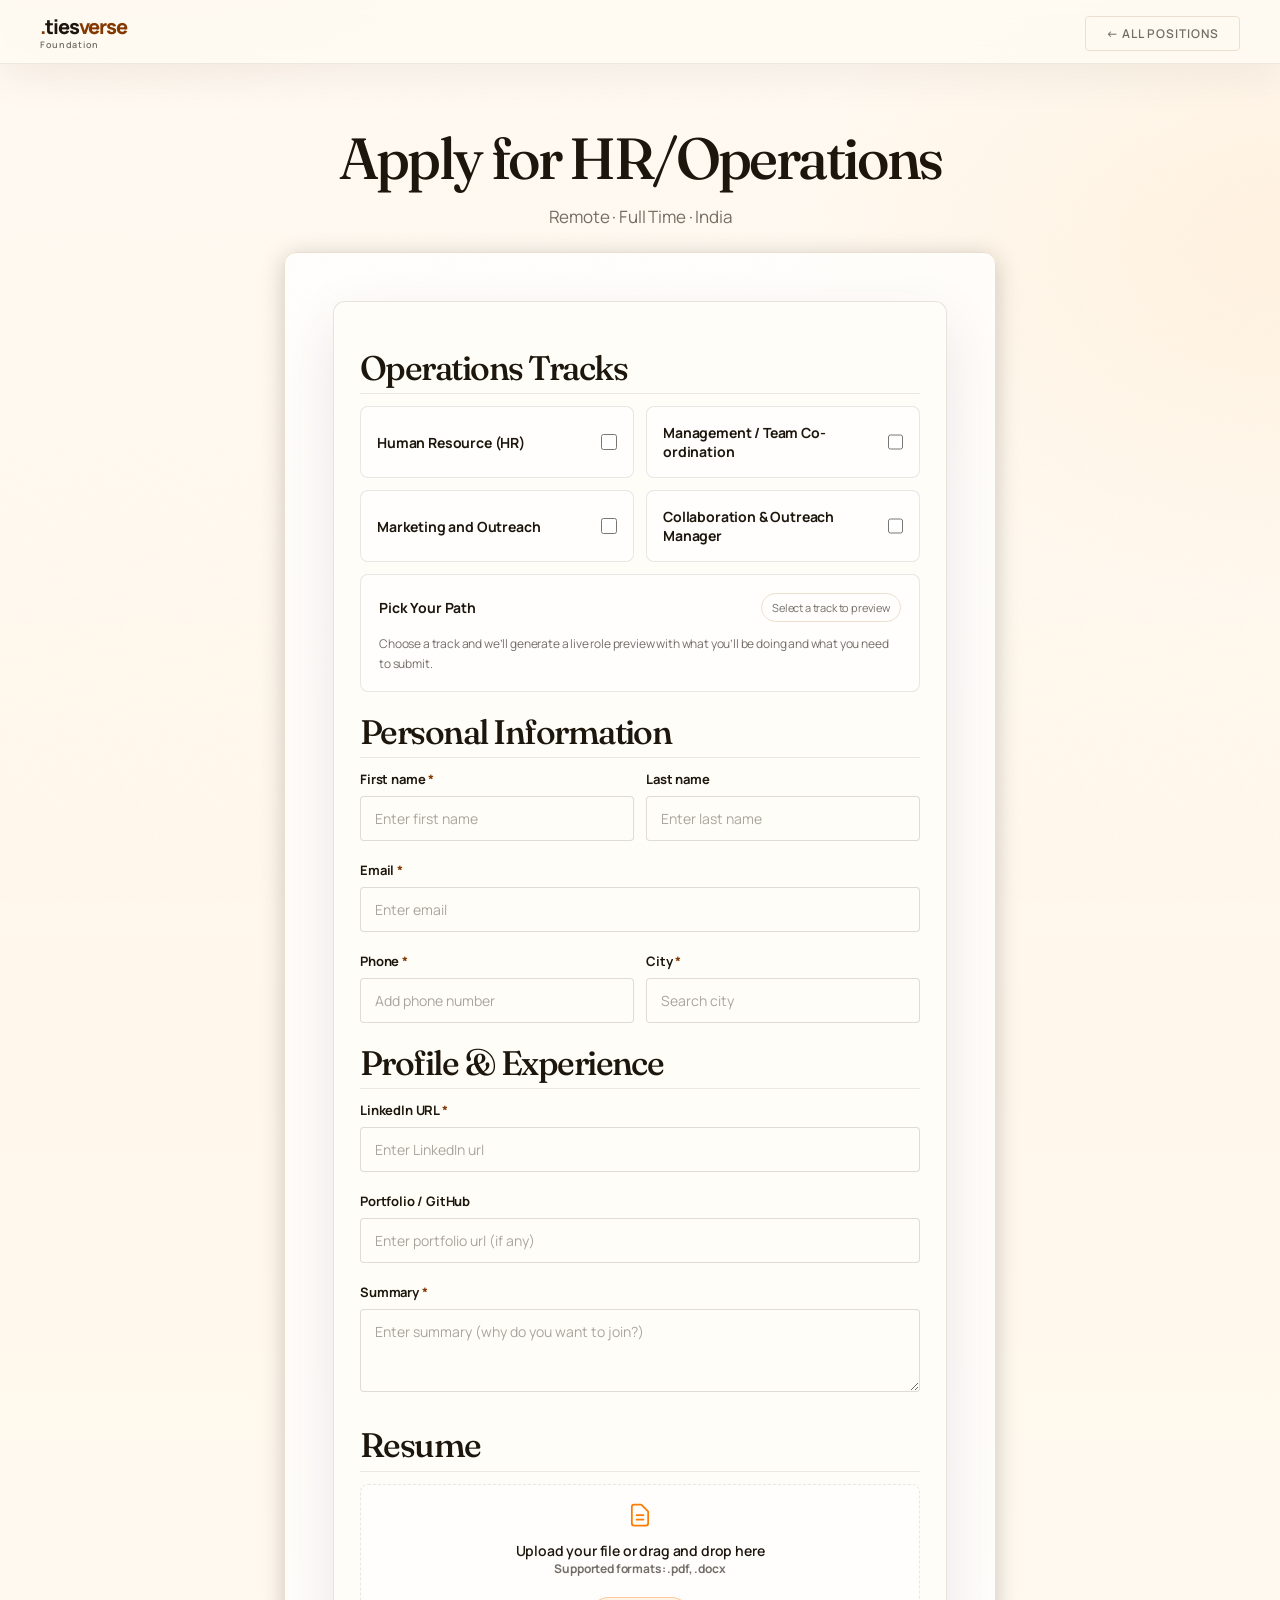
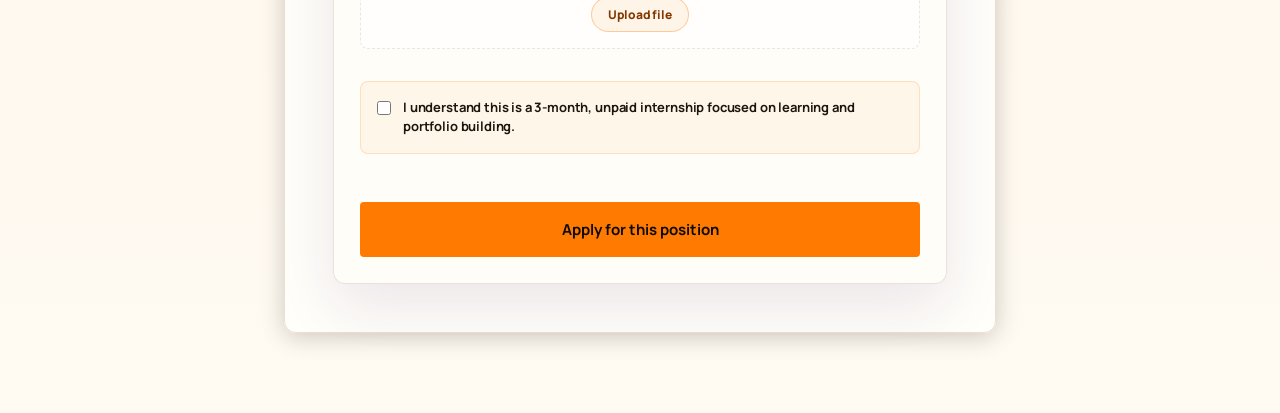
<file: hr-portal.html>
<!doctype html>
<html lang="en">
    <head>
        <meta charset="UTF-8" />
        <meta name="viewport" content="width=device-width, initial-scale=1.0" />
        <title>TIESVERSE | HR Application</title>
        <link rel="preconnect" href="https://fonts.googleapis.com" />
        <link
            href="https://fonts.googleapis.com/css2?family=Archivo+Black&family=Inter:wght@300;400;500;600;700;800&family=Fira+Code:wght@400;500&display=swap"
            rel="stylesheet"
        />
        <style>
            :root {
                --bg: #0a0a0a;
                --card-bg: #111111;
                --border: #222222;
                --text: #ffffff;
                --text-dim: #888888;
                --accent: #FE7A00;
            }

            * {
                box-sizing: border-box;
                margin: 0;
                padding: 0;
            }

            body {
                background:
                    radial-gradient(520px 900px at -12% 55%, rgba(254, 122, 0, 0.16), transparent 62%),
                    radial-gradient(520px 900px at 112% 45%, rgba(254, 122, 0, 0.10), transparent 62%),
                    var(--bg);
                background-attachment: fixed;
                background-repeat: no-repeat;
                color: var(--text);
                font-family: "Inter", sans-serif;
                min-height: 100vh;
                position: relative;
                overflow-x: hidden;
                -webkit-font-smoothing: antialiased;
                text-rendering: optimizeLegibility;
            }

            body::before {
                content: "";
                position: fixed;
                inset: 0;
                pointer-events: none;
                z-index: 2;
                opacity: 0.08;
                mix-blend-mode: overlay;
                background-image: url("data:image/svg+xml,%3Csvg xmlns='http://www.w3.org/2000/svg' width='160' height='160'%3E%3Cfilter id='n'%3E%3CfeTurbulence type='fractalNoise' baseFrequency='.8' numOctaves='3' stitchTiles='stitch'/%3E%3C/filter%3E%3Crect width='160' height='160' filter='url(%23n)' opacity='.35'/%3E%3C/svg%3E");
            }

            body::after {
                content: "";
                position: fixed;
                inset: 0;
                pointer-events: none;
                z-index: 2;
                background: radial-gradient(1200px 900px at 50% 50%, rgba(0,0,0,0) 55%, rgba(0,0,0,0.35) 100%);
            }

            ::selection {
                background: rgba(254, 122, 0, 0.35);
                color: var(--text);
            }

            :focus-visible {
                outline: 2px solid var(--accent);
                outline-offset: 3px;
            }

            #particles {
                position: fixed;
                top: 0;
                left: 0;
                width: 100vw;
                height: 100vh;
                z-index: 1;
                pointer-events: none;
                opacity: 0.4;
            }

            /* ── HEADER ── */
            .header {
                display: flex;
                align-items: center;
                justify-content: space-between;
                padding: 32px 24px;
                max-width: 900px;
                margin: 0 auto;
                position: relative;
                z-index: 10;
            }

            .logo {
                font-family: "Inter", sans-serif;
                font-size: 20px;
                font-weight: 800;
                color: var(--text);
                text-decoration: none;
            }
            .logo .dot { color: var(--accent); }
            .logo span { color: var(--accent); }
            .logo small {
                font-size: 9px;
                font-weight: 600;
                color: var(--text-dim);
                display: block;
                letter-spacing: 1px;
                margin-top: -2px;
            }

            .nav-links {
                display: flex;
                align-items: center;
                gap: 32px;
                list-style: none;
            }
            .nav-links a {
                color: var(--text);
                text-decoration: none;
                font-size: 13px;
                font-weight: 600;
                letter-spacing: 1px;
                text-transform: uppercase;
                transition: color 0.2s;
            }
            .nav-links a:hover { color: var(--accent); }
            .nav-links .back-btn {
                border: 1px solid var(--border);
                color: var(--text-dim);
                padding: 8px 20px;
                font-size: 12px;
                font-weight: 600;
                letter-spacing: 1px;
                border-radius: 4px;
            }
            .nav-links .back-btn:hover {
                border-color: var(--accent);
                color: var(--accent);
            }

            /* ── PAGE CONTENT & FORM CARD ── */
            .page-content {
                max-width: 760px;
                margin: 0 auto;
                padding: 20px 24px 80px;
                position: relative;
                z-index: 2;
            }

            .form-hero {
                text-align: center;
                margin-bottom: 40px;
            }
            .form-hero h1 {
                font-size: 28px;
                font-weight: 700;
                margin-bottom: 12px;
                letter-spacing: -0.02em;
            }
            .form-hero p {
                font-size: 14px;
                color: var(--text-dim);
            }

            .main-form-card {
                background: var(--card-bg);
                border: 1px solid var(--border);
                border-radius: 12px;
                padding: 48px;
                box-shadow: 0 4px 24px rgba(0,0,0,0.2);
            }

            /* ── TYPOGRAPHY & LAYOUT ── */
            .section-title {
                font-size: 18px;
                font-weight: 700;
                color: var(--text);
                margin-top: 48px;
                margin-bottom: 24px;
                letter-spacing: -0.01em;
            }
            .section-title:first-child { margin-top: 0; }

            .grid-2 {
                display: grid;
                grid-template-columns: 1fr 1fr;
                gap: 20px;
            }
            .space-y > * + * { margin-top: 20px; }

            /* ── INPUTS ── */
            .field-label {
                font-size: 13px;
                font-weight: 500;
                color: var(--text);
                margin-bottom: 8px;
                display: block;
            }
            .field-label .req { color: #ff4444; }

            .form-input {
                width: 100%;
                background: #151515;
                border: 1px solid #333;
                border-radius: 6px;
                padding: 12px 14px;
                font-size: 14px;
                color: var(--text);
                outline: none;
                transition: all 0.2s;
                font-family: inherit;
            }
            .form-input:focus {
                border-color: var(--accent);
                background: #1a1a1a;
            }
            .form-input::placeholder { color: #555; }
            textarea.form-input { resize: vertical; min-height: 80px; }

            /* ── ROLE CHECKBOXES ── */
            .role-check {
                background: #151515;
                border: 1px solid #333;
                padding: 16px;
                border-radius: 8px;
                display: flex;
                align-items: center;
                justify-content: space-between;
                cursor: pointer;
                transition: border 0.2s;
            }
            .role-check:hover { border-color: var(--accent); }
            .role-check span { font-size: 14px; font-weight: 500; }
            .role-check.selected {
                border-color: rgba(254, 122, 0, 0.6);
                background: rgba(254, 122, 0, 0.04);
                box-shadow: 0 0 0 1px rgba(254, 122, 0, 0.12) inset;
            }

            .chip {
                font-size: 11px;
                color: var(--text-dim);
                border: 1px solid var(--border);
                padding: 6px 10px;
                border-radius: 999px;
                white-space: nowrap;
            }

            .track-guidance {
                border: 1px solid var(--border);
                background: rgba(255, 255, 255, 0.02);
                border-radius: 12px;
                padding: 18px;
            }

            .track-guidance-title {
                display: flex;
                align-items: center;
                justify-content: space-between;
                gap: 12px;
                margin-bottom: 12px;
            }

            .track-guidance-title h4 {
                font-size: 14px;
                font-weight: 700;
                letter-spacing: -0.01em;
            }

            .mission-tabs {
                display: flex;
                gap: 10px;
                flex-wrap: wrap;
                margin-bottom: 14px;
            }

            .mission-tab {
                appearance: none;
                border: 1px solid rgba(255, 255, 255, 0.12);
                background: rgba(0, 0, 0, 0.25);
                color: var(--text);
                font-family: inherit;
                font-size: 12px;
                font-weight: 700;
                padding: 8px 12px;
                border-radius: 999px;
                cursor: pointer;
                transition: transform 0.15s ease, border-color 0.15s ease, background 0.15s ease;
            }

            .mission-tab:hover {
                border-color: rgba(254, 122, 0, 0.6);
                transform: translateY(-1px);
            }

            .mission-tab.active {
                border-color: rgba(254, 122, 0, 0.85);
                background: rgba(254, 122, 0, 0.10);
                box-shadow: 0 0 0 1px rgba(254, 122, 0, 0.10) inset;
            }

            .mission-console {
                border: 1px solid rgba(255, 255, 255, 0.08);
                background: rgba(0, 0, 0, 0.35);
                border-radius: 14px;
                overflow: hidden;
            }

            .mission-console-head {
                display: flex;
                align-items: center;
                justify-content: space-between;
                gap: 12px;
                padding: 12px 14px;
                border-bottom: 1px solid rgba(255, 255, 255, 0.08);
                background: linear-gradient(90deg, rgba(255, 255, 255, 0.04), rgba(255, 255, 255, 0.01));
            }

            .mission-console-title {
                display: flex;
                align-items: baseline;
                gap: 10px;
                flex-wrap: wrap;
            }

            .mission-role {
                font-size: 13px;
                font-weight: 900;
                letter-spacing: 0.2px;
            }

            .mission-tag {
                font-size: 11px;
                font-weight: 800;
                letter-spacing: 0.7px;
                text-transform: uppercase;
                color: var(--accent);
                opacity: 0.95;
            }

            .mission-terminal {
                margin: 0;
                padding: 14px;
                font-family: "Fira Code", monospace;
                font-size: 12px;
                line-height: 1.65;
                color: rgba(255, 255, 255, 0.82);
                white-space: pre-wrap;
                min-height: 160px;
            }

            .mission-terminal[data-typing="1"]::after {
                content: "█";
                margin-left: 3px;
                color: rgba(254, 122, 0, 0.9);
                animation: blink 1s steps(1) infinite;
            }

            .guide-empty {
                color: var(--text-dim);
                font-size: 12px;
                line-height: 1.6;
            }

            @keyframes blink {
                0%, 49% { opacity: 1; }
                50%, 100% { opacity: 0; }
            }

            /* ── UPLOAD BOX ── */
            .resume-upload-box {
                border: 1px dashed #444;
                border-radius: 8px;
                padding: 40px 24px;
                text-align: center;
                background: rgba(255, 255, 255, 0.01);
                cursor: pointer;
                transition: all 0.2s ease;
                display: flex;
                flex-direction: column;
                align-items: center;
                justify-content: center;
                gap: 12px;
                margin-top: 8px;
            }
            .resume-upload-box:hover {
                border-color: var(--accent);
                background: rgba(254, 122, 0, 0.03);
            }
            .resume-upload-box svg { width: 28px; height: 28px; color: var(--accent); }
            .resume-upload-title { font-size: 14px; font-weight: 600; color: var(--text); }
            .resume-upload-sub { font-size: 12px; color: var(--text-dim); }
            .resume-upload-btn {
                margin-top: 8px;
                padding: 8px 16px;
                border: 1px solid var(--accent);
                border-radius: 20px;
                color: var(--accent);
                font-size: 12px;
                font-weight: 600;
                background: transparent;
            }

            /* ── BUTTONS ── */
            .btn-submit {
                width: 100%;
                background: var(--accent);
                color: #fff;
                border: none;
                padding: 16px;
                font-size: 15px;
                font-weight: 600;
                border-radius: 8px;
                cursor: pointer;
                transition: opacity 0.2s;
                margin-top: 48px;
            }
            .btn-submit:hover { opacity: 0.9; }

            .ack-box {
                display: flex;
                align-items: flex-start;
                gap: 12px;
                margin-top: 32px;
                padding: 16px;
                background: rgba(254, 122, 0, 0.05);
                border: 1px solid rgba(254, 122, 0, 0.2);
                border-radius: 8px;
                cursor: pointer;
            }
            .ack-box span { font-size: 13px; color: #ccc; line-height: 1.5; }

            .success-card {
                background: var(--card-bg);
                border: 1px solid var(--border);
                border-radius: 12px;
                padding: 60px 40px;
                text-align: center;
                box-shadow: 0 4px 24px rgba(0,0,0,0.2);
            }
            .success-icon {
                width: 64px;
                height: 64px;
                background: rgba(254, 122, 0, 0.1);
                border-radius: 50%;
                display: flex;
                align-items: center;
                justify-content: center;
                margin: 0 auto 24px;
            }
            .success-icon svg { width: 32px; height: 32px; color: var(--accent); }
            .success-card h3 { font-size: 24px; font-weight: 700; margin-bottom: 12px; }
            .success-card p { font-size: 15px; color: var(--text-dim); margin-bottom: 32px; line-height: 1.6; }
            .whatsapp-btn {
                display: inline-block;
                background: #25D366;
                color: #fff;
                text-decoration: none;
                padding: 12px 24px;
                border-radius: 24px;
                font-size: 14px;
                font-weight: 600;
                transition: background 0.2s;
            }
            .whatsapp-btn:hover { background: #1ebe57; }
            .back-link {
                background: transparent;
                border: none;
                color: var(--text-dim);
                font-size: 13px;
                cursor: pointer;
            }
            .back-link:hover { color: var(--text); }

            @media (max-width: 768px) {
                .main-form-card { padding: 32px 20px; }
                .grid-2 { grid-template-columns: 1fr; }
            }

            /* ── THEMED NOTIFICATION ── */
            .tv-toast {
                position: fixed;
                top: 18px;
                left: 50%;
                transform: translateX(-50%);
                width: min(560px, calc(100vw - 32px));
                z-index: 9999;
                display: none;
            }
            .tv-toast.show { display: block; animation: tvToastIn 180ms ease-out; }
            @keyframes tvToastIn {
                from { opacity: 0; transform: translateX(-50%) translateY(-6px); }
                to { opacity: 1; transform: translateX(-50%) translateY(0); }
            }
            .tv-toast-card {
                background: rgba(17, 17, 17, 0.92);
                border: 1px solid rgba(255,255,255,0.10);
                border-left: 4px solid var(--accent);
                border-radius: 14px;
                padding: 14px 14px 12px;
                box-shadow: 0 18px 40px rgba(0,0,0,0.45);
                backdrop-filter: blur(10px);
            }
            .tv-toast-card.warn { border-left-color: #ffb020; }
            .tv-toast-card.error { border-left-color: #ff4444; }
            .tv-toast-head { display: flex; justify-content: space-between; align-items: flex-start; gap: 12px; }
            .tv-toast-title { font-weight: 800; font-size: 14px; letter-spacing: 0.2px; }
            .tv-toast-msg { margin-top: 6px; color: var(--text-dim); font-size: 13px; line-height: 1.45; }
            .tv-toast-close {
                width: 32px;
                height: 32px;
                border-radius: 10px;
                background: transparent;
                border: 1px solid rgba(255,255,255,0.14);
                color: var(--text);
                cursor: pointer;
                font-size: 18px;
                line-height: 0;
            }
            .tv-toast-close:hover { border-color: rgba(254, 122, 0, 0.55); color: var(--accent); }
    </style>
    <link rel="stylesheet" href="tiesverse-theme.css">
</head>

    <body>
        <canvas id="particles"></canvas>

        <header class="header">
            <a href="index.html" class="logo">
                <div>
                    <span class="dot">.</span>ties<span>verse</span
                    ><small>Foundation</small>
                </div>
            </a>
            <ul class="nav-links">
                <li>
                    <a href="index.html" class="back-btn">← All Positions</a>
                </li>
            </ul>
        </header>

                <div class="page-content">
            <div id="form-content">
                <div class="form-hero">
                    <h1>Apply for HR/Operations</h1>
                    <p>Remote &middot; Full Time &middot; India</p>
                </div>

                <div class="main-form-card">
                    <form onsubmit="event.preventDefault(); deploy();">
                        <div class="section-title">Operations Tracks</div>
                        <div class="grid-2">
                            <label class="role-check"><span>Human Resource (HR)</span><input type="checkbox" value="Human Resource (HR)" class="role-chk" style="accent-color:var(--accent);width:16px;height:16px" onchange="renderQuestions()"></label>
                            <label class="role-check"><span>Management / Team Co-ordination</span><input type="checkbox" value="Management / Team Co-ordination" class="role-chk" style="accent-color:var(--accent);width:16px;height:16px" onchange="renderQuestions()"></label>
                            <label class="role-check"><span>Marketing and Outreach</span><input type="checkbox" value="Marketing and Outreach" class="role-chk" style="accent-color:var(--accent);width:16px;height:16px" onchange="renderQuestions()"></label>
                            <label class="role-check"><span>Collaboration &amp; Outreach Manager</span><input type="checkbox" value="Collaboration &amp; Outreach Manager" class="role-chk" style="accent-color:var(--accent);width:16px;height:16px" onchange="renderQuestions()"></label>
                        </div>
                        <div id="track-guidance" class="track-guidance" aria-live="polite" style="margin-top: 18px;"></div>

                        <div class="section-title">Personal Information</div>
                        <div class="grid-2">
                            <div><label class="field-label">First name <span class="req">*</span></label><input type="text" id="hr_first" class="form-input" placeholder="Enter first name" required></div>
                            <div><label class="field-label">Last name</label><input type="text" id="hr_last" class="form-input" placeholder="Enter last name"></div>
                        </div>
                        <div class="space-y" style="margin-top: 20px;">
                            <div><label class="field-label">Email <span class="req">*</span></label><input type="email" id="email" class="form-input" placeholder="Enter email" required></div>
                        </div>
                        <div class="grid-2" style="margin-top: 20px;">
                            <div><label class="field-label">Phone <span class="req">*</span></label><input type="tel" id="phone" class="form-input" placeholder="Add phone number" required></div>
                            <div><label class="field-label">City <span class="req">*</span></label><input type="text" id="city" class="form-input" placeholder="Search city" required></div>
                        </div>

                        <div class="section-title">Profile & Experience</div>
                        <div class="space-y">
                            <div><label class="field-label">LinkedIn URL <span class="req">*</span></label><input type="url" id="linkedin" class="form-input" placeholder="Enter LinkedIn url" required></div>
                            <div><label class="field-label">Portfolio / GitHub</label><input type="url" id="portfolio" class="form-input" placeholder="Enter portfolio url (if any)"></div>
                            <div><label class="field-label">Summary <span class="req">*</span></label><textarea id="why_join" class="form-input" rows="3" placeholder="Enter summary (why do you want to join?)" required></textarea></div>
                        </div>

                        <div id="dynamic-questions" class="space-y" style="margin-top: 32px;"></div>

                        <div class="section-title">Resume</div>
                        <label class="resume-upload-box" for="resume">
                            <svg fill="none" stroke="currentColor" viewBox="0 0 24 24"><path stroke-linecap="round" stroke-linejoin="round" stroke-width="1.5" d="M9 12h6m-6 4h6m2 5H7a2 2 0 01-2-2V5a2 2 0 012-2h5.586a1 1 0 01.707.293l5.414 5.414a1 1 0 01.293.707V19a2 2 0 01-2 2z"></path></svg>
                            <div>
                                <div class="resume-upload-title" id="resumeTitle">Upload your file or drag and drop here</div>
                                <div class="resume-upload-sub">Supported formats: .pdf, .docx</div>
                            </div>
                            <div class="resume-upload-btn">Upload file</div>
                        </label>
                        <input type="file" id="resume" accept=".pdf,.doc,.docx" style="display: none" onchange="updateKulaResume()">

                        <label class="ack-box">
                            <input type="checkbox" id="acknowledge" style="accent-color:var(--accent);width:16px;height:16px;margin-top:2px;" required>
                            <span>I understand this is a 3-month, unpaid internship focused on learning and portfolio building.</span>
                        </label>

                        <button type="submit" id="submitBtn" class="btn-submit">Apply for this position</button>
                    </form>
                </div>
            </div>

            <div id="success-msg" class="success-card" style="display: none; max-width: 600px; margin: 0 auto; margin-top: 40px;">
                <div class="success-icon"><svg fill="none" stroke="currentColor" viewBox="0 0 24 24"><path stroke-linecap="round" stroke-linejoin="round" stroke-width="2" d="M5 13l4 4L19 7"></path></svg></div>
                <h3>Application Submitted</h3>
                <p>Your application has been received. Check your email for confirmation and next steps.</p>
                <a href="https://chat.whatsapp.com/CvRuM20vyEW25QV3iWqE6y" target="_blank" class="whatsapp-btn">Join Community Group</a><br>
                <button onclick="location.href = 'index.html'" class="back-link" style="margin-top: 16px">← Return to jobs list</button>
            </div>

            <div id="closed-msg" class="success-card" style="display: none; max-width: 600px; margin: 0 auto; margin-top: 40px;">
                <div class="success-icon" style="background: rgba(255,68,68,0.15); color: #ff6b6b;">
                    <svg fill="none" stroke="currentColor" viewBox="0 0 24 24">
                        <path stroke-linecap="round" stroke-linejoin="round" stroke-width="2" d="M6 18L18 6M6 6l12 12"></path>
                    </svg>
                </div>
                <h3>Applications Closed</h3>
                <p>We’re not accepting applications for Operations roles right now. Please check back soon.</p>
                <button onclick="location.href = 'index.html'" class="back-link" style="margin-top: 16px">← Return to jobs list</button>
            </div>
        </div>

        <script src="tv-config.js?v=2"></script>

        <script>
            const SHEET_URL =
                window.TV_APP_SCRIPT_URL;
            if (!SHEET_URL) alert("Missing TV_APP_SCRIPT_URL in tv-config.js");

            const DEPARTMENT_ID = "Operations";
            let deptClosed = false;

            function jsonp(url, params, timeoutMs = 15000) {
                return new Promise((resolve, reject) => {
                    const cb = `__tv_jsonp_${Date.now()}_${Math.random()
                        .toString(16)
                        .slice(2)}`;
                    const query = new URLSearchParams({ ...(params || {}), callback: cb }).toString();
                    const src = `${url}${url.includes("?") ? "&" : "?"}${query}`;

                    const script = document.createElement("script");
                    let done = false;

                    function cleanup() {
                        if (done) return;
                        done = true;
                        try {
                            delete window[cb];
                        } catch (_) {}
                        try {
                            script.remove();
                        } catch (_) {}
                    }

                    const t = setTimeout(() => {
                        cleanup();
                        reject(new Error("JSONP timeout"));
                    }, timeoutMs);

                    window[cb] = (data) => {
                        clearTimeout(t);
                        cleanup();
                        resolve(data);
                    };

                    script.onerror = () => {
                        clearTimeout(t);
                        cleanup();
                        reject(new Error("JSONP load failed"));
                    };
                    script.src = src;
                    document.head.appendChild(script);
                });
            }

            async function fetchDeptStatus(email, phone, roles) {
                try {
                    return await jsonp(SHEET_URL, {
                        action: "FORM_STATUS",
                        department: DEPARTMENT_ID,
                        email: email || "",
                        phone: phone || "",
                        roles: roles || "",
                    });
                } catch (_) {
                    return null;
                }
            }
            function applyDeptGateUI() {
                if (!deptClosed) return;
                const form = document.getElementById("form-content");
                const closed = document.getElementById("closed-msg");
                const btn = document.getElementById("submitBtn");
                if (btn) {
                    btn.disabled = true;
                    btn.innerText = "Applications Closed";
                }
                if (form) form.style.display = "none";
                if (closed) closed.style.display = "block";
                window.scrollTo(0, 0);
            }
            fetchDeptStatus().then((res) => {
                if (res && res.status === "success" && res.open === false) {
                    deptClosed = true;
                    applyDeptGateUI();
                }
            });

            const DEDUP_WINDOW_DAYS = 30;
            let isSubmitting = false;
            function normalizeEmail(v) {
                return String(v || "").trim().toLowerCase();
            }
            function normalizePhone(v) {
                return String(v || "").replace(/[^\d+]/g, "");
            }

            function tvHideToast() {
                const root = document.getElementById("tv-toast");
                if (root) root.classList.remove("show");
            }

            function tvNotify(kind, title, message, timeoutMs = 9000) {
                let root = document.getElementById("tv-toast");
                if (!root) {
                    root = document.createElement("div");
                    root.id = "tv-toast";
                    root.className = "tv-toast";
                    root.innerHTML = `
                        <div class="tv-toast-card" role="status" aria-live="polite">
                            <div class="tv-toast-head">
                                <div>
                                    <div class="tv-toast-title"></div>
                                    <div class="tv-toast-msg"></div>
                                </div>
                                <button type="button" class="tv-toast-close" aria-label="Close">×</button>
                            </div>
                        </div>
                    `;
                    document.body.appendChild(root);
                    const closeBtn = root.querySelector(".tv-toast-close");
                    if (closeBtn) closeBtn.onclick = tvHideToast;
                }

                const card = root.querySelector(".tv-toast-card");
                const titleEl = root.querySelector(".tv-toast-title");
                const msgEl = root.querySelector(".tv-toast-msg");
                if (card) {
                    card.classList.remove("warn", "error");
                    if (kind === "warn") card.classList.add("warn");
                    if (kind === "error") card.classList.add("error");
                }
                if (titleEl) titleEl.textContent = String(title || "");
                if (msgEl) msgEl.textContent = String(message || "");

                root.classList.add("show");
                clearTimeout(root._tvTimer);
                root._tvTimer = setTimeout(() => tvHideToast(), timeoutMs);
            }
            function newRequestId() {
                return `req_${Date.now().toString(36)}_${Math.random().toString(16).slice(2)}`;
            }
            async function waitForRequestRecorded(requestId, timeoutMs = 15000) {
                const start = Date.now();
                while (Date.now() - start < timeoutMs) {
                    try {
                        const res = await jsonp(SHEET_URL, { action: "CHECK_REQUEST", request_id: requestId });
                        if (res && res.status === "success" && res.found === true) return true;
                    } catch (_) {}
                    await new Promise((r) => setTimeout(r, 800));
                }
                return false;
            }
            const ROLE_QUESTIONS = {
                "Human Resource (HR)": [
                    {
                        q: "Experience using LinkedIn, Discord, or Telegram for sourcing?",
                        t: "text",
                        req: true,
                    },
                    {
                        q: "How would you handle an intern missing deadlines?",
                        t: "textarea",
                        req: true,
                    },
                    {
                        q: "One thing you would do to keep remote team motivated?",
                        t: "text",
                        req: true,
                    },
                    {
                        q: "Comfortable conducting 15-min screening calls?",
                        t: "text",
                        req: true,
                    },
                    {
                        q: "How do you manage candidate data (Sheets, Notion, etc.)?",
                        t: "text",
                        req: true,
                    },
                ],
                "Management / Team Co-ordination": [
                    {
                        q: "Which tools do you use to manage tasks (Notion, Trello, etc.)?",
                        t: "text",
                        req: true,
                    },
                    {
                        q: "Describe a time you led a group project/small team",
                        t: "textarea",
                        req: true,
                    },
                    {
                        q: "If a project is stuck due to a technical bug, first step?",
                        t: "text",
                        req: true,
                    },
                    {
                        q: "Are you comfortable creating SOPs for interns?",
                        t: "text",
                        req: true,
                    },
                    {
                        q: "How do you handle overlapping deadlines?",
                        t: "textarea",
                        req: true,
                    },
                ],
                "Marketing and Outreach": [
                    {
                        q: "How would you approach outreach to potential collaborators or communities?",
                        t: "textarea",
                        req: true,
                    },
                    {
                        q: "Which platforms have you used for campaigns or promotions?",
                        t: "text",
                        req: true,
                    },
                    {
                        q: "Describe a campaign or outreach idea you would run for TIESVERSE",
                        t: "textarea",
                        req: true,
                    },
                ],
                "Collaboration & Outreach Manager": [
                    {
                        q: "List 10 UPSC pages/educators/aspirants you would approach for collaboration (with links if possible)",
                        t: "textarea",
                        req: true,
                    },
                    {
                        q: "Write a collab outreach DM/email you would send (short + clear)",
                        t: "textarea",
                        req: true,
                    },
                    {
                        q: "Any past collab/outreach experience? (if yes, describe briefly)",
                        t: "textarea",
                        req: false,
                    },
                ],
            };

            const ROLE_MISSIONS = {
                "Human Resource (HR)": {
                    tag: "Hire & Support",
                    blocks: [
                        { title: "Responsibilities", items: ["Source candidates (LinkedIn/Discord/Telegram)", "Shortlist + schedule screening calls", "Maintain candidate data (Sheets/Notion)", "Support intern onboarding and follow-ups"] },
                    ],
                },
                "Management / Team Co-ordination": {
                    tag: "Organize & Deliver",
                    blocks: [
                        { title: "Responsibilities", items: ["Coordinate tasks and deadlines", "Create SOPs and keep workflows clean", "Unblock teams and escalate issues", "Maintain accountability and progress updates"] },
                    ],
                },
                "Marketing and Outreach": {
                    tag: "Promote & Partner",
                    blocks: [
                        { title: "Responsibilities", items: ["Plan outreach and promotions", "Run campaigns across platforms", "Track responses and iterate messaging", "Collaborate with creators for distribution"] },
                    ],
                },
                "Collaboration & Outreach Manager": {
                    tag: "Collab & Expand",
                    blocks: [
                        { title: "Finds", items: ["UPSC pages", "Educators", "Aspirants with audience"] },
                        { title: "Arranges", items: ["Collab posts", "Instagram lives", "YouTube discussions"] },
                        { title: "Goal", items: ["Expand reach through partnerships"] },
                    ],
                },
            };

            let fieldStore = [];
            let activeMissionRole = "";
            let missionTypingSeq = 0;

            function getSelectedRoles() {
                return Array.from(document.querySelectorAll(".role-chk:checked")).map(cb => cb.value);
            }

            function getMissionText(role) {
                const mission = ROLE_MISSIONS[role] || { tag: "Track", blocks: [] };
                const qs = ROLE_QUESTIONS[role] || [];
                const required = qs.filter((q) => q.req);
                const optional = qs.filter((q) => !q.req);

                const lines = [];
                lines.push("> loading your role preview...");
                lines.push(`> role selected: ${role}  [${mission.tag}]`);
                lines.push("");

                const blocks = (mission.blocks && mission.blocks.length)
                    ? mission.blocks
                    : [{ title: "Objectives", items: [] }];

                blocks.forEach((b) => {
                    const items = (b.items && b.items.length) ? b.items : ["Role details will be shared after screening."];
                    lines.push(`> ${String(b.title || "Objectives").toUpperCase()} (${items.length})`);
                    items.forEach((t, idx) => {
                        const n = String(idx + 1).padStart(2, "0");
                        lines.push(`${n} ▸ ${t}`);
                    });
                    lines.push("");
                });

                lines.push(`> SUBMIT (${required.length} required${optional.length ? `, ${optional.length} optional` : ""})`);
                if (!qs.length) {
                    lines.push("01 ▸ No additional assessment for this track.");
                } else {
                    qs.forEach((q, idx) => {
                        const n = String(idx + 1).padStart(2, "0");
                        lines.push(`${n} ▸ ${q.q} ${q.req ? "[REQ]" : "[OPT]"}`);
                    });
                }
                lines.push("");
                lines.push("> tip: Fill the questions that appear below.");
                return lines.join("\n");
            }

            function typeToTerminal(el, text) {
                missionTypingSeq += 1;
                const seq = missionTypingSeq;
                const reducedMotion = window.matchMedia &&
                    window.matchMedia("(prefers-reduced-motion: reduce)").matches;

                el.setAttribute("data-typing", "1");
                el.textContent = "";

                if (reducedMotion) {
                    el.textContent = text;
                    el.setAttribute("data-typing", "0");
                    return;
                }

                let i = 0;
                const speed = 2;
                function step() {
                    if (seq !== missionTypingSeq) return;
                    i = Math.min(text.length, i + speed);
                    el.textContent = text.slice(0, i);
                    if (i < text.length) requestAnimationFrame(step);
                    else el.setAttribute("data-typing", "0");
                }
                requestAnimationFrame(step);
            }

            function updateTrackGuidance() {
                document.querySelectorAll(".role-check").forEach((label) => {
                    const cb = label.querySelector("input.role-chk");
                    label.classList.toggle("selected", !!cb && cb.checked);
                });

                const selectedRoles = getSelectedRoles();
                const box = document.getElementById("track-guidance");
                if (!box) return;

                if (!selectedRoles.length) {
                    box.innerHTML = `
                        <div class="track-guidance-title">
                            <h4>Pick Your Path</h4>
                            <div class="chip">Select a track to preview</div>
                        </div>
                        <div class="guide-empty">
                            Choose a track and we’ll generate a live role preview with what you’ll be doing and what you need to submit.
                        </div>
                    `;
                    return;
                }

                if (!activeMissionRole || !selectedRoles.includes(activeMissionRole)) {
                    activeMissionRole = selectedRoles[0];
                }

                const tabs = selectedRoles
                    .map((role) => {
                        const active = role === activeMissionRole ? "active" : "";
                        return `<button type="button" class="mission-tab ${active}" data-role="${role}">${role}</button>`;
                    })
                    .join("");

                const activeMission = ROLE_MISSIONS[activeMissionRole] || { tag: "Track" };

                box.innerHTML = `
                    <div class="track-guidance-title">
                        <h4>Role Preview</h4>
                        <div class="chip">${selectedRoles.length} track${selectedRoles.length > 1 ? "s" : ""} selected</div>
                    </div>
                    <div class="mission-tabs">${tabs}</div>
                    <div class="mission-console">
                        <div class="mission-console-head">
                            <div class="mission-console-title">
                                <div class="mission-role">${activeMissionRole}</div>
                                <div class="mission-tag">${activeMission.tag || "Track"}</div>
                            </div>
                            <div class="chip">live preview</div>
                        </div>
                        <pre id="missionTerminal" class="mission-terminal" data-typing="0"></pre>
                    </div>
                `;

                box.querySelectorAll(".mission-tab").forEach((btn) => {
                    btn.addEventListener("click", () => {
                        const role = btn.getAttribute("data-role");
                        if (!role || role === activeMissionRole) return;
                        activeMissionRole = role;
                        updateTrackGuidance();
                        renderQuestions();
                    });
                });

                const term = document.getElementById("missionTerminal");
                if (term) typeToTerminal(term, getMissionText(activeMissionRole));
            }
            function renderQuestions() {
                updateTrackGuidance();
                const c = document.getElementById("dynamic-questions");
                if (!c) return;
                c.innerHTML = "";
                fieldStore = [];
                let qi = 0;
                getSelectedRoles().forEach((role) => {
                    const qs = ROLE_QUESTIONS[role] || [];
                    const w = document.createElement("div");
                    w.className = "form-block";
                    w.innerHTML = `<div class="form-block-title">03 // ${role} — Questions</div>`;
                    const inner = document.createElement("div");
                    inner.className = "space-y";
                    qs.forEach((q) => {
                        const id = "hr_q_" + qi++;
                        fieldStore.push({ id, role, label: q.q, req: q.req });
                        const star = q.req ? '<span class="req">*</span>' : "";
                        const d = document.createElement("div");
                        const inp =
                            q.t === "textarea"
                                ? `<textarea id="${id}" class="form-input" rows="3" ${q.req ? "required" : ""}></textarea>`
                                : `<input type="text" id="${id}" class="form-input" ${q.req ? "required" : ""}>`;
                        d.innerHTML = `<label class="field-label">${q.q} ${star}</label>${inp}`;
                        inner.appendChild(d);
                    });
                    w.appendChild(inner);
                    c.appendChild(w);
                });
            }

            updateTrackGuidance();
            /*
             else {
                    text.textContent =
                        "Upload your resume — PDF or DOC (optional)";
                    text.style.color = "";
                }
            }
            */
            function updateKulaResume() {
                const input = document.getElementById("resume");
                const title = document.getElementById("resumeTitle");
                if (input.files.length > 0) {
                    title.textContent = "📎 " + input.files[0].name;
                    title.style.color = "var(--accent)";
                } else {
                    title.textContent = "Upload your file or drag and drop here";
                    title.style.color = "var(--text)";
                }
            }
            async function getResumeData() {
                const input = document.getElementById("resume");
                if (!input || !input.files.length)
                    return { resume_name: "", resume_data: "" };
                const file = input.files[0];
                return new Promise((resolve) => {
                    const reader = new FileReader();
                    reader.onload = (e) =>
                        resolve({
                            resume_name: file.name,
                            resume_data: e.target.result,
                        });
                    reader.onerror = () =>
                        resolve({ resume_name: file.name, resume_data: "" });
                    reader.readAsDataURL(file);
                });
            }
                        function ensureUploadProgress() {
                let root = document.getElementById("uploadProgress");
                if (root) return root;
                const btn = document.getElementById("submitBtn");
                root = document.createElement("div");
                root.id = "uploadProgress";
                root.className = "upload-progress";
                root.innerHTML = `
                    <div class="upload-progress-row">
                        <span id="uploadProgressLabel">Preparing upload...</span>
                        <span id="uploadProgressValue">0%</span>
                    </div>
                    <div class="upload-progress-track"><div class="upload-progress-fill" id="uploadProgressFill"></div></div>
                `;
                if (btn && btn.parentNode) btn.parentNode.insertBefore(root, btn);
                return root;
            }

            function setUploadProgress(percent, label) {
                const root = ensureUploadProgress();
                const safe = Math.max(0, Math.min(100, Math.round(percent || 0)));
                const fill = document.getElementById("uploadProgressFill");
                const value = document.getElementById("uploadProgressValue");
                const labelEl = document.getElementById("uploadProgressLabel");
                root.classList.add("show");
                if (fill) fill.style.width = `${safe}%`;
                if (value) value.textContent = `${safe}%`;
                if (labelEl && label) labelEl.textContent = label;
            }

            function hideUploadProgress() {
                const root = document.getElementById("uploadProgress");
                if (root) root.classList.remove("show");
            }

            function postApplicationPayload(payload) {
                setUploadProgress(3, "Preparing application...");
                const body = JSON.stringify(payload || {});
                return new Promise((resolve, reject) => {
                    const xhr = new XMLHttpRequest();
                    xhr.open("POST", SHEET_URL, true);
                    xhr.setRequestHeader("Content-Type", "application/json");
                    xhr.upload.onprogress = (event) => {
                        if (!event.lengthComputable) {
                            setUploadProgress(45, "Uploading resume...");
                            return;
                        }
                        const pct = 8 + (event.loaded / event.total) * 82;
                        setUploadProgress(pct, "Uploading resume...");
                    };
                    xhr.onload = () => {
                        if (xhr.status >= 200 && xhr.status < 300) {
                            setUploadProgress(94, "Confirming application...");
                            let data = {};
                            try { data = JSON.parse(xhr.responseText || "{}"); }
                            catch (_) { data = { status: "success" }; }
                            if (data.status && data.status !== "success") {
                                // Carry the server's explanation with the rejection:
                                // a refused application is not a network failure and
                                // should not be reported as one.
                                const err = new Error(data.status);
                                err.serverStatus = data.status;
                                err.serverMessage =
                                    (data.cooldown && data.cooldown.message) || data.message || "";
                                reject(err);
                                return;
                            }
                            resolve(data);
                            return;
                        }
                        reject(new Error(`Upload failed with HTTP ${xhr.status}`));
                    };
                    xhr.onerror = () => reject(new Error("Upload failed"));
                    xhr.send(body);
                });
            }
async function deploy() {
                if (deptClosed) {
                    return alert("Applications for this department are currently closed.");
                }
                const selectedRoles = Array.from(
                    document.querySelectorAll(".role-chk:checked"),
                ).map((c) => c.value);
                if (selectedRoles.length === 0)
                    return alert(
                        "Please select at least one operations track.",
                    );

                const req = [
                    "hr_first",
                    "email",
                    "phone",
                    "city",
                    "linkedin",
                    "why_join",
                ];
                for (let id of req) {
                    if (!document.getElementById(id).value)
                        return alert(
                            "System Error: Missing mandatory fields.",
                        );
                }
                if (!document.getElementById("acknowledge").checked)
                    return alert("System Error: Must acknowledge terms.");

                for (let f of fieldStore) {
                    if (f.req && !document.getElementById(f.id).value) {
                        return alert(
                            "System Error: Missing answer for " + f.label,
                        );
                    }
                }

                const btn = document.getElementById("submitBtn");
                if (isSubmitting) return;
                isSubmitting = true;

                const originalBtnText = btn ? btn.innerText : "Apply for this position";
                const resetSubmitState = () => {
                    if (btn) {
                        btn.innerText = originalBtnText;
                        btn.disabled = false;
                    }
                    isSubmitting = false;
                };
                if (btn) {
                    btn.innerText = "Submitting your application…";
                    btn.disabled = true;
                }

                const requestId = newRequestId();
                const resumePromise = getResumeData();

                const emailNorm = normalizeEmail(document.getElementById("email").value);
                const phoneNorm = normalizePhone(document.getElementById("phone").value);

                let serverStatus = null;
                try {
                    serverStatus = await fetchDeptStatus(emailNorm, phoneNorm, selectedRoles.join(", "));
                } catch (_) {}
                if (serverStatus && serverStatus.status === "success") {
                    if (serverStatus.open === false) {
                        deptClosed = true;
                        applyDeptGateUI();
                        resetSubmitState();
                        return alert("Applications for this department are currently closed.");
                    }
                    if (serverStatus.duplicate === true) {
                        resetSubmitState();
                        // The server decides which waiting period applies and
                        // when it ends, so its message is shown as given rather
                        // than restated here with a hardcoded number of days.
                        tvNotify(
                            "warn",
                            "Already applied",
                            (serverStatus.cooldown && serverStatus.cooldown.message)
                                || "You have applied recently. Please try again later.",
                        );
                        return;
                    }
                }

                const roleAnswers = [];
                fieldStore.forEach((f) => {
                    roleAnswers.push({
                        q: `[${f.role}] ${f.label}`,
                        a: document.getElementById(f.id).value,
                    });
                });

                setUploadProgress(2, "Reading resume...");
                const { resume_name, resume_data } = await resumePromise;
                const payload = {
                    action: "CREATE",
                    department: "Operations",
                    roles: selectedRoles.join(", "),
                    first_name: document.getElementById("hr_first").value,
                    last_name: document.getElementById("hr_last").value,
                    email: document.getElementById("email").value,
                    phone: document.getElementById("phone").value,
                    city: document.getElementById("city").value,
                    linkedin: document.getElementById("linkedin").value,
                    portfolio: document.getElementById("portfolio").value,
                    why_join: document.getElementById("why_join").value,
                    answers: roleAnswers,
                    resume_name: resume_name,
                    resume_data: resume_data,
                    request_id: requestId,
                };
                try {
                    await postApplicationPayload(payload);
                    setUploadProgress(96, "Confirming application...");
                    const ok = await waitForRequestRecorded(requestId);
                    if (!ok) {
                        throw new Error("Submission not confirmed yet.");
                    }
                    document.getElementById("form-content").style.display = "none";
                    document.getElementById("success-msg").style.display = "block";
                    setUploadProgress(100, "Application submitted.");
                    window.scrollTo(0, 0);
                } catch (e) {
                    hideUploadProgress();
                    resetSubmitState();
                    if (e && e.serverStatus === "DUPLICATE_30D") {
                        tvNotify(
                            "warn",
                            "Already applied",
                            e.serverMessage || "You have applied recently. Please try again later.",
                        );
                    } else if (e && e.serverStatus === "CLOSED") {
                        tvNotify(
                            "warn",
                            "Applications closed",
                            "Applications for this department are currently closed.",
                        );
                    } else {
                        alert("Network Error: Failed to reach deployment server.");
                    }
                }
            }

            /* Particles */
            // Particles are disabled by the shared theme to keep the form smooth.
        </script>

        <script src="tv-guard.js"></script>
    </body>
</html>
</file>
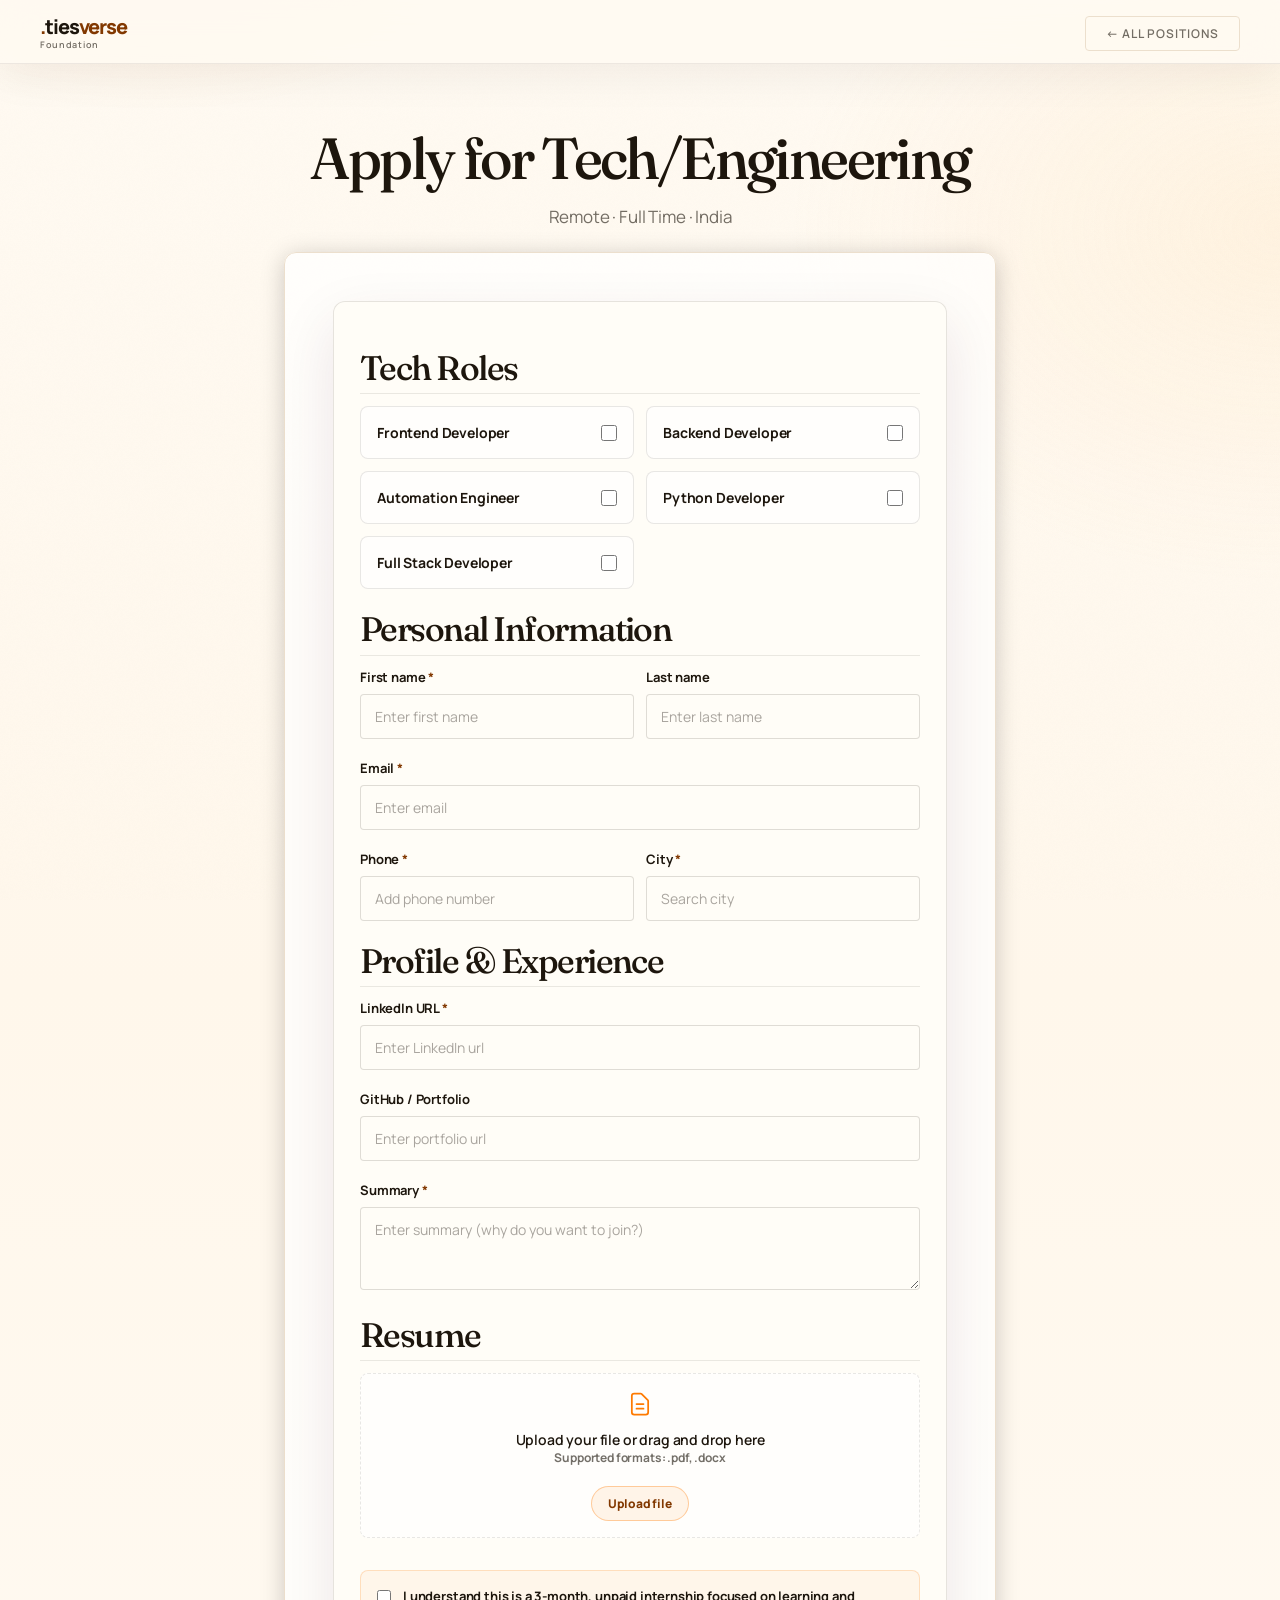
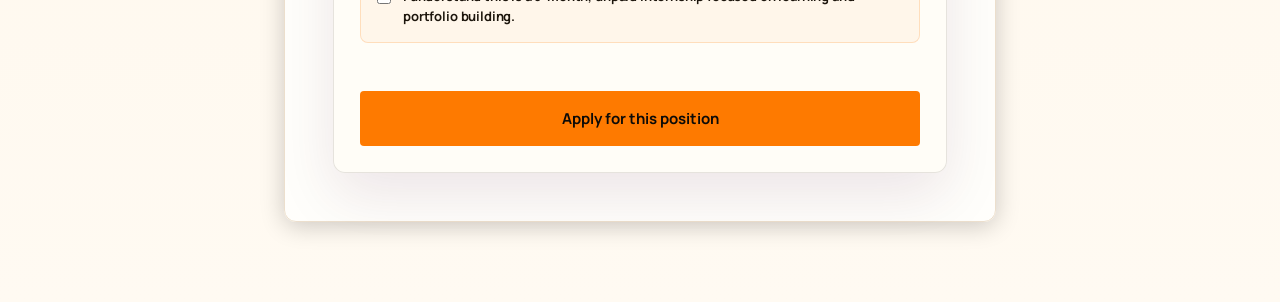
<file: tech-portal.html>
<!doctype html>
<html lang="en">
    <head>
        <meta charset="UTF-8" />
        <meta name="viewport" content="width=device-width, initial-scale=1.0" />
        <title>TIESVERSE | Tech Application</title>
        <link rel="preconnect" href="https://fonts.googleapis.com" />
        <link
            href="https://fonts.googleapis.com/css2?family=Archivo+Black&family=Inter:wght@300;400;500;600;700;800&family=Fira+Code:wght@400;500&display=swap"
            rel="stylesheet"
        />
                <style>
            :root {
                --bg: #0a0a0a;
                --card-bg: #111111;
                --border: #222222;
                --text: #ffffff;
                --text-dim: #888888;
                --accent: #FE7A00;
            }

            * {
                box-sizing: border-box;
                margin: 0;
                padding: 0;
            }

            body {
                background:
                    radial-gradient(520px 900px at -12% 55%, rgba(254, 122, 0, 0.16), transparent 62%),
                    radial-gradient(520px 900px at 112% 45%, rgba(254, 122, 0, 0.10), transparent 62%),
                    var(--bg);
                background-attachment: fixed;
                background-repeat: no-repeat;
                color: var(--text);
                font-family: "Inter", sans-serif;
                min-height: 100vh;
                position: relative;
                overflow-x: hidden;
                -webkit-font-smoothing: antialiased;
                text-rendering: optimizeLegibility;
            }

            body::before {
                content: "";
                position: fixed;
                inset: 0;
                pointer-events: none;
                z-index: 2;
                opacity: 0.08;
                mix-blend-mode: overlay;
                background-image: url("data:image/svg+xml,%3Csvg xmlns='http://www.w3.org/2000/svg' width='160' height='160'%3E%3Cfilter id='n'%3E%3CfeTurbulence type='fractalNoise' baseFrequency='.8' numOctaves='3' stitchTiles='stitch'/%3E%3C/filter%3E%3Crect width='160' height='160' filter='url(%23n)' opacity='.35'/%3E%3C/svg%3E");
            }

            body::after {
                content: "";
                position: fixed;
                inset: 0;
                pointer-events: none;
                z-index: 2;
                background: radial-gradient(1200px 900px at 50% 50%, rgba(0,0,0,0) 55%, rgba(0,0,0,0.35) 100%);
            }

            ::selection {
                background: rgba(254, 122, 0, 0.35);
                color: var(--text);
            }

            :focus-visible {
                outline: 2px solid var(--accent);
                outline-offset: 3px;
            }

            #particles {
                position: fixed;
                top: 0;
                left: 0;
                width: 100vw;
                height: 100vh;
                z-index: 1;
                pointer-events: none;
                opacity: 0.4;
            }

            /* ── HEADER ── */
            .header {
                display: flex;
                align-items: center;
                justify-content: space-between;
                padding: 32px 24px;
                max-width: 900px;
                margin: 0 auto;
                position: relative;
                z-index: 10;
            }

            .logo {
                font-family: "Inter", sans-serif;
                font-size: 20px;
                font-weight: 800;
                color: var(--text);
                text-decoration: none;
            }
            .logo .dot { color: var(--accent); }
            .logo span { color: var(--accent); }
            .logo small {
                font-size: 9px;
                font-weight: 600;
                color: var(--text-dim);
                display: block;
                letter-spacing: 1px;
                margin-top: -2px;
            }

            .nav-links {
                display: flex;
                align-items: center;
                gap: 32px;
                list-style: none;
            }
            .nav-links a {
                color: var(--text);
                text-decoration: none;
                font-size: 13px;
                font-weight: 600;
                letter-spacing: 1px;
                text-transform: uppercase;
                transition: color 0.2s;
            }
            .nav-links a:hover { color: var(--accent); }
            .nav-links .back-btn {
                border: 1px solid var(--border);
                color: var(--text-dim);
                padding: 8px 20px;
                font-size: 12px;
                font-weight: 600;
                letter-spacing: 1px;
                border-radius: 4px;
            }
            .nav-links .back-btn:hover {
                border-color: var(--accent);
                color: var(--accent);
            }

            /* ── PAGE CONTENT & FORM CARD ── */
            .page-content {
                max-width: 760px;
                margin: 0 auto;
                padding: 20px 24px 80px;
                position: relative;
                z-index: 2;
            }

            .form-hero {
                text-align: center;
                margin-bottom: 40px;
            }
            .form-hero h1 {
                font-size: 28px;
                font-weight: 700;
                margin-bottom: 12px;
                letter-spacing: -0.02em;
            }
            .form-hero p {
                font-size: 14px;
                color: var(--text-dim);
            }

            .main-form-card {
                background: var(--card-bg);
                border: 1px solid var(--border);
                border-radius: 12px;
                padding: 48px;
                box-shadow: 0 4px 24px rgba(0,0,0,0.2);
            }

            /* ── TYPOGRAPHY & LAYOUT ── */
            .section-title {
                font-size: 18px;
                font-weight: 700;
                color: var(--text);
                margin-top: 48px;
                margin-bottom: 24px;
                letter-spacing: -0.01em;
            }
            .section-title:first-child { margin-top: 0; }

            .grid-2 {
                display: grid;
                grid-template-columns: 1fr 1fr;
                gap: 20px;
            }
            .space-y > * + * { margin-top: 20px; }

            /* ── INPUTS ── */
            .field-label {
                font-size: 13px;
                font-weight: 500;
                color: var(--text);
                margin-bottom: 8px;
                display: block;
            }
            .field-label .req { color: #ff4444; }

            .form-input {
                width: 100%;
                background: #151515;
                border: 1px solid #333;
                border-radius: 6px;
                padding: 12px 14px;
                font-size: 14px;
                color: var(--text);
                outline: none;
                transition: all 0.2s;
                font-family: inherit;
            }
            .form-input:focus {
                border-color: var(--accent);
                background: #1a1a1a;
            }
            .form-input::placeholder { color: #555; }
            textarea.form-input { resize: vertical; min-height: 80px; }

            /* ── ROLE CHECKBOXES ── */
            .role-check {
                background: #151515;
                border: 1px solid #333;
                padding: 16px;
                border-radius: 8px;
                display: flex;
                align-items: center;
                justify-content: space-between;
                cursor: pointer;
                transition: border 0.2s;
            }
            .role-check:hover { border-color: var(--accent); }
            .role-check span { font-size: 14px; font-weight: 500; }

            /* ── UPLOAD BOX ── */
            .resume-upload-box {
                border: 1px dashed #444;
                border-radius: 8px;
                padding: 40px 24px;
                text-align: center;
                background: rgba(255, 255, 255, 0.01);
                cursor: pointer;
                transition: all 0.2s ease;
                display: flex;
                flex-direction: column;
                align-items: center;
                justify-content: center;
                gap: 12px;
                margin-top: 8px;
            }
            .resume-upload-box:hover {
                border-color: var(--accent);
                background: rgba(254, 122, 0, 0.03);
            }
            .resume-upload-box svg { width: 28px; height: 28px; color: var(--accent); }
            .resume-upload-title { font-size: 14px; font-weight: 600; color: var(--text); }
            .resume-upload-sub { font-size: 12px; color: var(--text-dim); }
            .resume-upload-btn {
                margin-top: 8px;
                padding: 8px 16px;
                border: 1px solid var(--accent);
                border-radius: 20px;
                color: var(--accent);
                font-size: 12px;
                font-weight: 600;
                background: transparent;
            }

            /* ── BUTTONS ── */
            .btn-submit {
                width: 100%;
                background: var(--accent);
                color: #fff;
                border: none;
                padding: 16px;
                font-size: 15px;
                font-weight: 600;
                border-radius: 8px;
                cursor: pointer;
                transition: opacity 0.2s;
                margin-top: 48px;
            }
            .btn-submit:hover { opacity: 0.9; }

            .ack-box {
                display: flex;
                align-items: flex-start;
                gap: 12px;
                margin-top: 32px;
                padding: 16px;
                background: rgba(254, 122, 0, 0.05);
                border: 1px solid rgba(254, 122, 0, 0.2);
                border-radius: 8px;
                cursor: pointer;
            }
            .ack-box span { font-size: 13px; color: #ccc; line-height: 1.5; }

            .success-card {
                background: var(--card-bg);
                border: 1px solid var(--border);
                border-radius: 12px;
                padding: 60px 40px;
                text-align: center;
                box-shadow: 0 4px 24px rgba(0,0,0,0.2);
            }
            .success-icon {
                width: 64px;
                height: 64px;
                background: rgba(254, 122, 0, 0.1);
                border-radius: 50%;
                display: flex;
                align-items: center;
                justify-content: center;
                margin: 0 auto 24px;
            }
            .success-icon svg { width: 32px; height: 32px; color: var(--accent); }
            .success-card h3 { font-size: 24px; font-weight: 700; margin-bottom: 12px; }
            .success-card p { font-size: 15px; color: var(--text-dim); margin-bottom: 32px; line-height: 1.6; }
            .whatsapp-btn {
                display: inline-block;
                background: #25D366;
                color: #fff;
                text-decoration: none;
                padding: 12px 24px;
                border-radius: 24px;
                font-size: 14px;
                font-weight: 600;
                transition: background 0.2s;
            }
            .whatsapp-btn:hover { background: #1ebe57; }
            .back-link {
                background: transparent;
                border: none;
                color: var(--text-dim);
                font-size: 13px;
                cursor: pointer;
            }
            .back-link:hover { color: var(--text); }

            @media (max-width: 768px) {
                .main-form-card { padding: 32px 20px; }
                .grid-2 { grid-template-columns: 1fr; }
            }

            /* ── THEMED NOTIFICATION ── */
            .tv-toast {
                position: fixed;
                top: 18px;
                left: 50%;
                transform: translateX(-50%);
                width: min(560px, calc(100vw - 32px));
                z-index: 9999;
                display: none;
            }
            .tv-toast.show { display: block; animation: tvToastIn 180ms ease-out; }
            @keyframes tvToastIn {
                from { opacity: 0; transform: translateX(-50%) translateY(-6px); }
                to { opacity: 1; transform: translateX(-50%) translateY(0); }
            }
            .tv-toast-card {
                background: rgba(17, 17, 17, 0.92);
                border: 1px solid rgba(255,255,255,0.10);
                border-left: 4px solid var(--accent);
                border-radius: 14px;
                padding: 14px 14px 12px;
                box-shadow: 0 18px 40px rgba(0,0,0,0.45);
                backdrop-filter: blur(10px);
            }
            .tv-toast-card.warn { border-left-color: #ffb020; }
            .tv-toast-card.error { border-left-color: #ff4444; }
            .tv-toast-head { display: flex; justify-content: space-between; align-items: flex-start; gap: 12px; }
            .tv-toast-title { font-weight: 800; font-size: 14px; letter-spacing: 0.2px; }
            .tv-toast-msg { margin-top: 6px; color: var(--text-dim); font-size: 13px; line-height: 1.45; }
            .tv-toast-close {
                width: 32px;
                height: 32px;
                border-radius: 10px;
                background: transparent;
                border: 1px solid rgba(255,255,255,0.14);
                color: var(--text);
                cursor: pointer;
                font-size: 18px;
                line-height: 0;
            }
            .tv-toast-close:hover { border-color: rgba(254, 122, 0, 0.55); color: var(--accent); }
    </style>
    <link rel="stylesheet" href="tiesverse-theme.css">
</head>

    <body>
        <canvas id="particles"></canvas>

        <header class="header">
            <a href="index.html" class="logo">
                <div>
                    <span class="dot">.</span>ties<span>verse</span
                    ><small>Foundation</small>
                </div>
            </a>
            <ul class="nav-links">
                <li>
                    <a href="index.html" class="back-btn">← All Positions</a>
                </li>
            </ul>
        </header>

                <div class="page-content">
            <div id="form-content">
                <div class="form-hero">
                    <h1>Apply for Tech/Engineering</h1>
                    <p>Remote &middot; Full Time &middot; India</p>
                </div>

                <div class="main-form-card">
                    <form onsubmit="event.preventDefault(); deploy();">
                        <div class="section-title">Tech Roles</div>
                        <div class="grid-2">
                            <label class="role-check"><span>Frontend Developer</span><input type="checkbox" value="Frontend Developer" class="track-chk" style="accent-color:var(--accent);width:16px;height:16px" onchange="syncTracks()"></label>
                            <label class="role-check"><span>Backend Developer</span><input type="checkbox" value="Backend Developer" class="track-chk" style="accent-color:var(--accent);width:16px;height:16px" onchange="syncTracks()"></label>
                            <label class="role-check"><span>Automation Engineer</span><input type="checkbox" value="Automation Engineer" class="track-chk" style="accent-color:var(--accent);width:16px;height:16px" onchange="syncTracks()"></label>
                            <label class="role-check"><span>Python Developer</span><input type="checkbox" value="Python Developer" class="track-chk" style="accent-color:var(--accent);width:16px;height:16px" onchange="syncTracks()"></label>
                            <label class="role-check"><span>Full Stack Developer</span><input type="checkbox" value="Full Stack Developer" class="track-chk" style="accent-color:var(--accent);width:16px;height:16px" onchange="syncTracks()"></label>
                        </div>
                        <input type="hidden" id="roleInput">

                        <div class="section-title">Personal Information</div>
                        <div class="grid-2">
                            <div><label class="field-label">First name <span class="req">*</span></label><input type="text" id="dev_name" class="form-input" placeholder="Enter first name" required></div>
                            <div><label class="field-label">Last name</label><input type="text" id="dev_last" class="form-input" placeholder="Enter last name"></div>
                        </div>
                        <div class="space-y" style="margin-top: 20px;">
                            <div><label class="field-label">Email <span class="req">*</span></label><input type="email" id="dev_mail" class="form-input" placeholder="Enter email" required></div>
                            <div class="grid-2">
                                <div><label class="field-label">Phone <span class="req">*</span></label><input type="tel" id="dev_phone" class="form-input" placeholder="Add phone number" required></div>
                                <div><label class="field-label">City <span class="req">*</span></label><input type="text" id="dev_city" class="form-input" placeholder="Search city" required></div>
                            </div>
                        </div>

                        <div class="section-title">Profile & Experience</div>
                        <div class="space-y">
                            <div><label class="field-label">LinkedIn URL <span class="req">*</span></label><input type="url" id="dev_linkedin" class="form-input" placeholder="Enter LinkedIn url" required></div>
                            <div><label class="field-label">GitHub / Portfolio</label><input type="url" id="dev_repo" class="form-input" placeholder="Enter portfolio url"></div>
                            <div><label class="field-label">Summary <span class="req">*</span></label><textarea id="why_join" class="form-input" rows="3" placeholder="Enter summary (why do you want to join?)" required></textarea></div>
                        </div>

                        <!-- Dynamic Questions injected here -->
                        <div id="dynamic-questions" class="space-y"></div>

                        <div class="section-title">Resume</div>
                        <label class="resume-upload-box" for="resume">
                            <svg fill="none" stroke="currentColor" viewBox="0 0 24 24"><path stroke-linecap="round" stroke-linejoin="round" stroke-width="1.5" d="M9 12h6m-6 4h6m2 5H7a2 2 0 01-2-2V5a2 2 0 012-2h5.586a1 1 0 01.707.293l5.414 5.414a1 1 0 01.293.707V19a2 2 0 01-2 2z"></path></svg>
                            <div>
                                <div class="resume-upload-title" id="resumeTitle">Upload your file or drag and drop here</div>
                                <div class="resume-upload-sub">Supported formats: .pdf, .docx</div>
                            </div>
                            <div class="resume-upload-btn">Upload file</div>
                        </label>
                        <input type="file" id="resume" accept=".pdf,.doc,.docx" style="display: none" onchange="updateKulaResume()">

                        <label class="ack-box">
                            <input type="checkbox" id="acknowledge" style="accent-color:var(--accent);width:16px;height:16px;margin-top:2px;" required>
                            <span>I understand this is a 3-month, unpaid internship focused on learning and portfolio building.</span>
                        </label>

                        <button type="submit" id="submitBtn" class="btn-submit">Apply for this position</button>
                    </form>
                </div>
            </div>

            <!-- SUCCESS MSG remains the same but un-nested -->
            <div id="success-msg" class="success-card" style="display: none; max-width: 600px; margin: 0 auto; margin-top: 40px;">
                <div class="success-icon"><svg fill="none" stroke="currentColor" viewBox="0 0 24 24"><path stroke-linecap="round" stroke-linejoin="round" stroke-width="2" d="M5 13l4 4L19 7"></path></svg></div>
                <h3>Application Submitted</h3>
                <p>Your application has been received. Check your email for confirmation and next steps.</p>
                <a href="https://chat.whatsapp.com/CvRuM20vyEW25QV3iWqE6y" target="_blank" class="whatsapp-btn">Join Community Group</a><br>
                <button onclick="location.href = 'index.html'" class="back-link" style="margin-top: 16px">← Return to jobs list</button>
            </div>

            <div id="closed-msg" class="success-card" style="display: none; max-width: 600px; margin: 0 auto; margin-top: 40px;">
                <div class="success-icon" style="background: rgba(255,68,68,0.15); color: #ff6b6b;">
                    <svg fill="none" stroke="currentColor" viewBox="0 0 24 24">
                        <path stroke-linecap="round" stroke-linejoin="round" stroke-width="2" d="M6 18L18 6M6 6l12 12"></path>
                    </svg>
                </div>
                <h3>Applications Closed</h3>
                <p>We’re not accepting applications for Tech roles right now. Please check back soon.</p>
                <button onclick="location.href = 'index.html'" class="back-link" style="margin-top: 16px">← Return to jobs list</button>
            </div>
        </div>

        <script src="tv-config.js?v=2"></script>

        <script>
            let selectedTracks = [];
            const SHEET_URL =
                window.TV_APP_SCRIPT_URL;
            if (!SHEET_URL) alert("Missing TV_APP_SCRIPT_URL in tv-config.js");

            const DEPARTMENT_ID = "Tech";
            let deptClosed = false;

            function jsonp(url, params, timeoutMs = 15000) {
                return new Promise((resolve, reject) => {
                    const cb = `__tv_jsonp_${Date.now()}_${Math.random()
                        .toString(16)
                        .slice(2)}`;
                    const query = new URLSearchParams({ ...(params || {}), callback: cb }).toString();
                    const src = `${url}${url.includes("?") ? "&" : "?"}${query}`;

                    const script = document.createElement("script");
                    let done = false;

                    function cleanup() {
                        if (done) return;
                        done = true;
                        try {
                            delete window[cb];
                        } catch (_) {}
                        try {
                            script.remove();
                        } catch (_) {}
                    }

                    const t = setTimeout(() => {
                        cleanup();
                        reject(new Error("JSONP timeout"));
                    }, timeoutMs);

                    window[cb] = (data) => {
                        clearTimeout(t);
                        cleanup();
                        resolve(data);
                    };

                    script.onerror = () => {
                        clearTimeout(t);
                        cleanup();
                        reject(new Error("JSONP load failed"));
                    };
                    script.src = src;
                    document.head.appendChild(script);
                });
            }

            async function fetchDeptStatus(email, phone, roles) {
                try {
                    return await jsonp(SHEET_URL, {
                        action: "FORM_STATUS",
                        department: DEPARTMENT_ID,
                        email: email || "",
                        phone: phone || "",
                        roles: roles || "",
                    });
                } catch (_) {
                    return null;
                }
            }
            function applyDeptGateUI() {
                if (!deptClosed) return;
                const form = document.getElementById("form-content");
                const closed = document.getElementById("closed-msg");
                const btn = document.getElementById("submitBtn");
                if (btn) {
                    btn.disabled = true;
                    btn.innerText = "Applications Closed";
                }
                if (form) form.style.display = "none";
                if (closed) closed.style.display = "block";
                window.scrollTo(0, 0);
            }
            fetchDeptStatus().then((res) => {
                if (res && res.status === "success" && res.open === false) {
                    deptClosed = true;
                    applyDeptGateUI();
                }
            });

            const DEDUP_WINDOW_DAYS = 30;
            let isSubmitting = false;
            function normalizeEmail(v) {
                return String(v || "").trim().toLowerCase();
            }
            function normalizePhone(v) {
                return String(v || "").replace(/[^\d+]/g, "");
            }

            function tvHideToast() {
                const root = document.getElementById("tv-toast");
                if (root) root.classList.remove("show");
            }

            function tvNotify(kind, title, message, timeoutMs = 9000) {
                let root = document.getElementById("tv-toast");
                if (!root) {
                    root = document.createElement("div");
                    root.id = "tv-toast";
                    root.className = "tv-toast";
                    root.innerHTML = `
                        <div class="tv-toast-card" role="status" aria-live="polite">
                            <div class="tv-toast-head">
                                <div>
                                    <div class="tv-toast-title"></div>
                                    <div class="tv-toast-msg"></div>
                                </div>
                                <button type="button" class="tv-toast-close" aria-label="Close">×</button>
                            </div>
                        </div>
                    `;
                    document.body.appendChild(root);
                    const closeBtn = root.querySelector(".tv-toast-close");
                    if (closeBtn) closeBtn.onclick = tvHideToast;
                }

                const card = root.querySelector(".tv-toast-card");
                const titleEl = root.querySelector(".tv-toast-title");
                const msgEl = root.querySelector(".tv-toast-msg");
                if (card) {
                    card.classList.remove("warn", "error");
                    if (kind === "warn") card.classList.add("warn");
                    if (kind === "error") card.classList.add("error");
                }
                if (titleEl) titleEl.textContent = String(title || "");
                if (msgEl) msgEl.textContent = String(message || "");

                root.classList.add("show");
                clearTimeout(root._tvTimer);
                root._tvTimer = setTimeout(() => tvHideToast(), timeoutMs);
            }
            function newRequestId() {
                return `req_${Date.now().toString(36)}_${Math.random().toString(16).slice(2)}`;
            }
            async function waitForRequestRecorded(requestId, timeoutMs = 15000) {
                const start = Date.now();
                while (Date.now() - start < timeoutMs) {
                    try {
                        const res = await jsonp(SHEET_URL, { action: "CHECK_REQUEST", request_id: requestId });
                        if (res && res.status === "success" && res.found === true) return true;
                    } catch (_) {}
                    await new Promise((r) => setTimeout(r, 800));
                }
                return false;
            }

            const ROLE_QUESTION_BANK = {
                "Frontend Developer": [
                    {
                        label: "Link to your GitHub profile or hosted sites",
                        type: "url",
                        req: false,
                    },
                    {
                        label: "Experience level with React/Next.js and Tailwind CSS?",
                        type: "text",
                        req: true,
                    },
                    {
                        label: "Can you build a pixel-perfect page from a Figma design?",
                        type: "text",
                        req: true,
                    },
                ],
                "Backend Developer": [
                    {
                        label: "Which backend languages/frameworks are you familiar with?",
                        type: "text",
                        req: true,
                    },
                    {
                        label: "Experience with MongoDB, PostgreSQL, or Firebase?",
                        type: "text",
                        req: true,
                    },
                    {
                        label: "How do you handle API documentation?",
                        type: "text",
                        req: true,
                    },
                ],
                "Automation Engineer": [
                    {
                        label: "Have you used Selenium, Playwright, or Puppeteer?",
                        type: "text",
                        req: true,
                    },
                    {
                        label: 'Explain how you would scrape a site that has a "Load More" button',
                        type: "text",
                        req: true,
                    },
                    {
                        label: "Link to an automation script you have written",
                        type: "url",
                        req: false,
                    },
                    {
                        label: "Add some software name like N8N like what he/she used or not",
                        type: "text",
                        req: true,
                    },
                    {
                        label: "Describe an automation workflow you built using N8N or Zapier",
                        type: "text",
                        req: true,
                    },
                    {
                        label: "Are you comfortable working with JSON data, Webhooks, and HTTP Requests?",
                        type: "text",
                        req: true,
                    },
                ],
                "Python Developer": [
                    {
                        label: "Which libraries do you use most (Pandas, BeautifulSoup, FastAPI, Flask)?",
                        type: "text",
                        req: true,
                    },
                    {
                        label: "Link to a Python script or repo you have built",
                        type: "url",
                        req: false,
                    },
                    {
                        label: "How do you handle error logging in your Python applications?",
                        type: "text",
                        req: true,
                    },
                ],
                "Full Stack Developer": [
                    {
                        label: "Link to a full-stack project you have deployed",
                        type: "url",
                        req: false,
                    },
                    {
                        label: "Which stack are you most comfortable with?",
                        type: "text",
                        req: true,
                    },
                ],
            };

            let qIdx = 0;
            const roleFieldStore = [];

            function syncTracks() {
                selectedTracks = Array.from(
                    document.querySelectorAll(".track-chk:checked"),
                ).map((cb) => cb.value);
                document.getElementById("roleInput").value =
                    selectedTracks.join(", ");
                renderDynamicQuestions();
            }

            function renderDynamicQuestions() {
                const c = document.getElementById("dynamic-questions");
                c.innerHTML = "";
                roleFieldStore.length = 0;
                qIdx = 0;
                                selectedTracks.forEach((role) => {
                    const qs = ROLE_QUESTION_BANK[role] || [];
                    if (qs.length > 0) {
                        const w = document.createElement("div");
                        w.innerHTML = `<div class="section-title">${role} — Quick Questions</div>`;
                        const inner = document.createElement("div");
                        inner.className = "space-y";
                        qs.forEach((q) => {
                            const id = "dq_" + qIdx++;
                            roleFieldStore.push({ id, role, label: q.label, req: q.req });
                            const star = q.req ? '<span class="req">*</span>' : "";
                            const d = document.createElement("div");
                            d.innerHTML = `<label class="field-label">${q.label} ${star}</label><input type="${q.type}" id="${id}" class="form-input" placeholder="${q.req ? '' : '(if any)'}" ${q.req ? "required" : ""}>`;
                            inner.appendChild(d);
                        });
                        w.appendChild(inner);
                        c.appendChild(w);
                    }
                });
            }

                        function updateKulaResume() {
                const input = document.getElementById("resume");
                const title = document.getElementById("resumeTitle");
                if (input.files.length > 0) {
                    title.textContent = "📎 " + input.files[0].name;
                    title.style.color = "var(--accent)";
                } else {
                    title.textContent = "Upload your file or drag and drop here";
                    title.style.color = "var(--text)";
                }
            }
            async function getResumeData() {
                const input = document.getElementById("resume");
                if (!input || !input.files.length)
                    return { resume_name: "", resume_data: "" };
                const file = input.files[0];
                return new Promise((resolve) => {
                    const reader = new FileReader();
                    reader.onload = (e) =>
                        resolve({
                            resume_name: file.name,
                            resume_data: e.target.result,
                        });
                    reader.onerror = () =>
                        resolve({ resume_name: file.name, resume_data: "" });
                    reader.readAsDataURL(file);
                });
            }
                        function ensureUploadProgress() {
                let root = document.getElementById("uploadProgress");
                if (root) return root;
                const btn = document.getElementById("submitBtn");
                root = document.createElement("div");
                root.id = "uploadProgress";
                root.className = "upload-progress";
                root.innerHTML = `
                    <div class="upload-progress-row">
                        <span id="uploadProgressLabel">Preparing upload...</span>
                        <span id="uploadProgressValue">0%</span>
                    </div>
                    <div class="upload-progress-track"><div class="upload-progress-fill" id="uploadProgressFill"></div></div>
                `;
                if (btn && btn.parentNode) btn.parentNode.insertBefore(root, btn);
                return root;
            }

            function setUploadProgress(percent, label) {
                const root = ensureUploadProgress();
                const safe = Math.max(0, Math.min(100, Math.round(percent || 0)));
                const fill = document.getElementById("uploadProgressFill");
                const value = document.getElementById("uploadProgressValue");
                const labelEl = document.getElementById("uploadProgressLabel");
                root.classList.add("show");
                if (fill) fill.style.width = `${safe}%`;
                if (value) value.textContent = `${safe}%`;
                if (labelEl && label) labelEl.textContent = label;
            }

            function hideUploadProgress() {
                const root = document.getElementById("uploadProgress");
                if (root) root.classList.remove("show");
            }

            function postApplicationPayload(payload) {
                setUploadProgress(3, "Preparing application...");
                const body = JSON.stringify(payload || {});
                return new Promise((resolve, reject) => {
                    const xhr = new XMLHttpRequest();
                    xhr.open("POST", SHEET_URL, true);
                    xhr.setRequestHeader("Content-Type", "application/json");
                    xhr.upload.onprogress = (event) => {
                        if (!event.lengthComputable) {
                            setUploadProgress(45, "Uploading resume...");
                            return;
                        }
                        const pct = 8 + (event.loaded / event.total) * 82;
                        setUploadProgress(pct, "Uploading resume...");
                    };
                    xhr.onload = () => {
                        if (xhr.status >= 200 && xhr.status < 300) {
                            setUploadProgress(94, "Confirming application...");
                            let data = {};
                            try { data = JSON.parse(xhr.responseText || "{}"); }
                            catch (_) { data = { status: "success" }; }
                            if (data.status && data.status !== "success") {
                                // Carry the server's explanation with the rejection:
                                // a refused application is not a network failure and
                                // should not be reported as one.
                                const err = new Error(data.status);
                                err.serverStatus = data.status;
                                err.serverMessage =
                                    (data.cooldown && data.cooldown.message) || data.message || "";
                                reject(err);
                                return;
                            }
                            resolve(data);
                            return;
                        }
                        reject(new Error(`Upload failed with HTTP ${xhr.status}`));
                    };
                    xhr.onerror = () => reject(new Error("Upload failed"));
                    xhr.send(body);
                });
            }
async function deploy() {
                if (deptClosed) {
                    return alert("Applications for this department are currently closed.");
                }
                if (selectedTracks.length === 0)
                    return alert("Please select at least one role.");

                const req = [
                    "dev_name",
                    "dev_mail",
                    "dev_phone",
                    "dev_city",
                    "dev_linkedin",
                    "why_join",
                ];
                for (let id of req) {
                    if (!document.getElementById(id).value)
                        return alert("Please fill all required details.");
                }
                if (!document.getElementById("acknowledge").checked)
                    return alert("Please accept the terms to continue.");

                for (let f of roleFieldStore) {
                    if (f.req && !document.getElementById(f.id).value) {
                        return alert("Please answer the required question: " + f.label);
                    }
                }

                const btn = document.getElementById("submitBtn");
                if (isSubmitting) return;
                isSubmitting = true;

                const originalBtnText = btn ? btn.innerText : "Apply for this position";
                const resetSubmitState = () => {
                    if (btn) {
                        btn.innerText = originalBtnText;
                        btn.disabled = false;
                    }
                    isSubmitting = false;
                };
                if (btn) {
                    btn.innerText = "Submitting your application…";
                    btn.disabled = true;
                }

                const requestId = newRequestId();
                const resumePromise = getResumeData();

                const emailNorm = normalizeEmail(document.getElementById("dev_mail").value);
                const phoneNorm = normalizePhone(document.getElementById("dev_phone").value);

                let serverStatus = null;
                try {
                    serverStatus = await fetchDeptStatus(emailNorm, phoneNorm, document.getElementById("roleInput").value);
                } catch (_) {}
                if (serverStatus && serverStatus.status === "success") {
                    if (serverStatus.open === false) {
                        deptClosed = true;
                        applyDeptGateUI();
                        resetSubmitState();
                        return alert("Applications for this department are currently closed.");
                    }
                    if (serverStatus.duplicate === true) {
                        resetSubmitState();
                        // The server decides which waiting period applies and
                        // when it ends, so its message is shown as given rather
                        // than restated here with a hardcoded number of days.
                        tvNotify(
                            "warn",
                            "Already applied",
                            (serverStatus.cooldown && serverStatus.cooldown.message)
                                || "You have applied recently. Please try again later.",
                        );
                        return;
                    }
                }

                const roleAnswers = [];
                roleFieldStore.forEach((f) => {
                    roleAnswers.push({
                        q: `[${f.role}] ${f.label}`,
                        a: document.getElementById(f.id).value,
                    });
                });

                setUploadProgress(2, "Reading resume...");
                const { resume_name, resume_data } = await resumePromise;

                const payload = {
                    action: "CREATE",
                    department: "Tech",
                    roles: document.getElementById("roleInput").value,
                    first_name: document.getElementById("dev_name").value,
                    last_name: document.getElementById("dev_last").value,
                    email: document.getElementById("dev_mail").value,
                    phone: document.getElementById("dev_phone").value,
                    city: document.getElementById("dev_city").value,
                    linkedin: document.getElementById("dev_linkedin").value,
                    portfolio: document.getElementById("dev_repo").value,
                    why_join: document.getElementById("why_join").value,
                    answers: roleAnswers,
                    resume_name: resume_name,
                    resume_data: resume_data,
                    request_id: requestId,
                };

                try {
                    await postApplicationPayload(payload);
                    setUploadProgress(96, "Confirming application...");
                    const ok = await waitForRequestRecorded(requestId);
                    if (!ok) {
                        throw new Error("Submission not confirmed yet.");
                    }
                    document.getElementById("form-content").style.display =
                        "none";
                    document.getElementById("success-msg").style.display =
                        "block";
                    setUploadProgress(100, "Application submitted.");
                    window.scrollTo(0, 0);
                } catch (e) {
                    hideUploadProgress();
                    resetSubmitState();
                    if (e && e.serverStatus === "DUPLICATE_30D") {
                        tvNotify(
                            "warn",
                            "Already applied",
                            e.serverMessage || "You have applied recently. Please try again later.",
                        );
                    } else if (e && e.serverStatus === "CLOSED") {
                        tvNotify(
                            "warn",
                            "Applications closed",
                            "Applications for this department are currently closed.",
                        );
                    } else {
                        alert("Couldn’t submit right now. Please try again.");
                    }
                }
            }

            /* ── PARTICLE CANVAS ── */
            // Particles are disabled by the shared theme to keep the form smooth.
        </script>

        <script src="tv-guard.js"></script>
    </body>
</html>
</file>
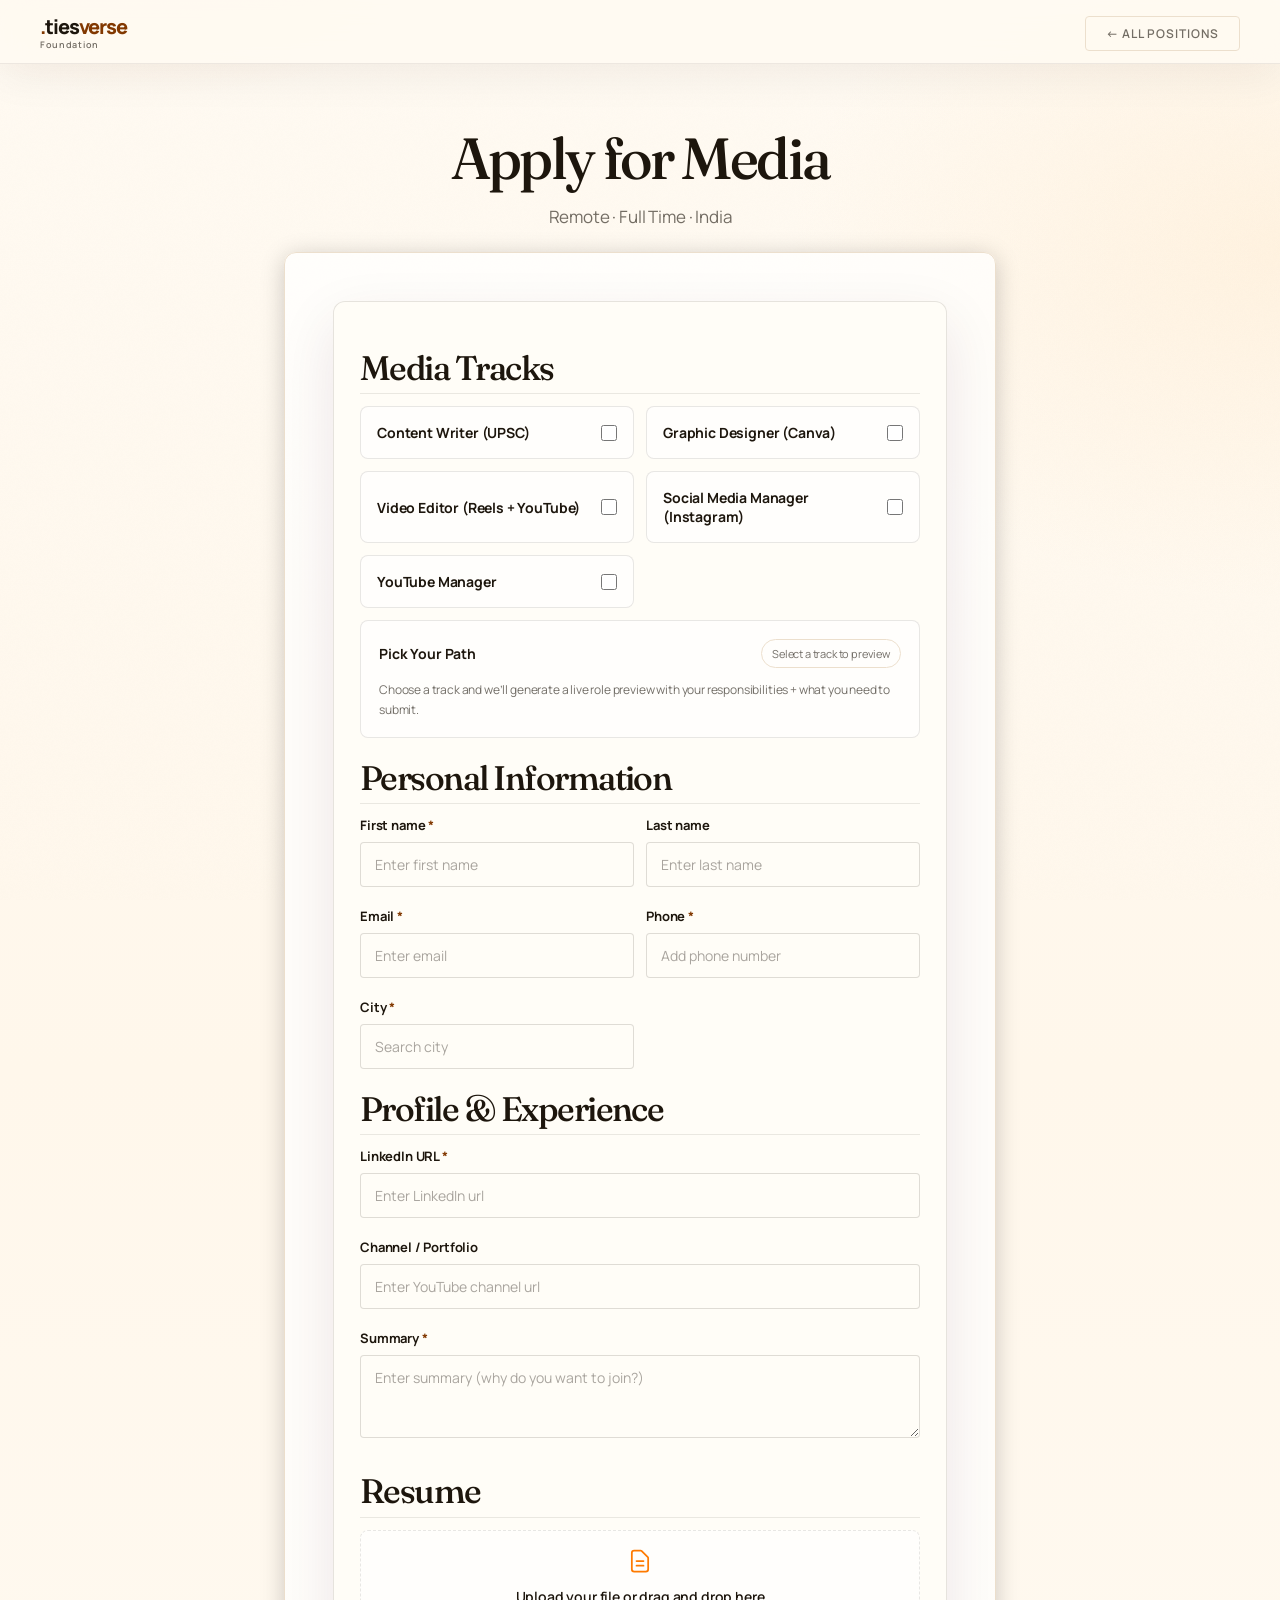
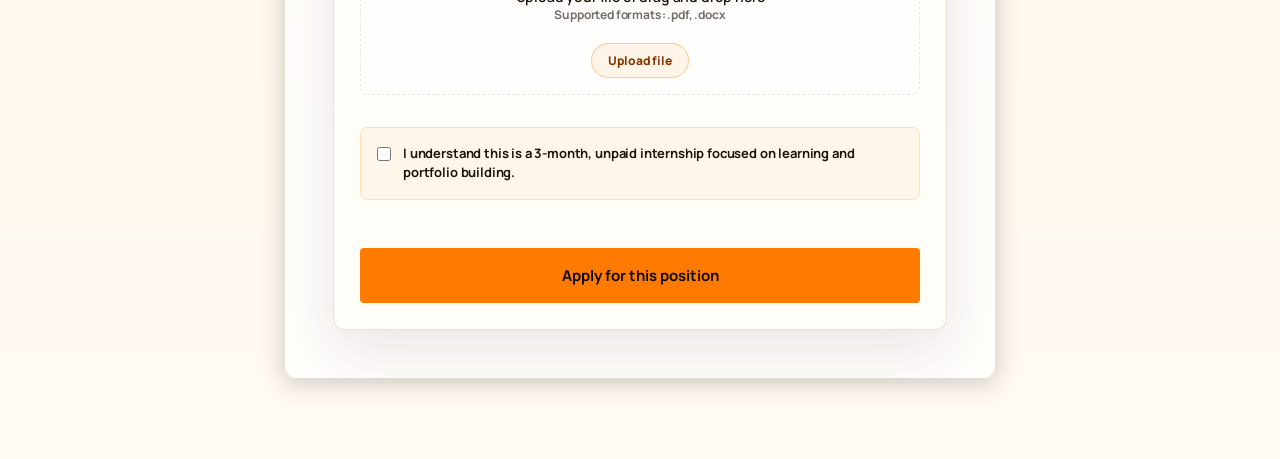
<file: youtube-portal.html>
<!doctype html>
<html lang="en">
    <head>
        <meta charset="UTF-8" />
        <meta name="viewport" content="width=device-width, initial-scale=1.0" />
        <title>TIESVERSE | YouTube Application</title>
        <link rel="preconnect" href="https://fonts.googleapis.com" />
        <link
            href="https://fonts.googleapis.com/css2?family=Archivo+Black&family=Inter:wght@300;400;500;600;700;800&family=Fira+Code:wght@400;500&display=swap"
            rel="stylesheet"
        />
        <style>
            :root {
                --bg: #0a0a0a;
                --card-bg: #111111;
                --border: #222222;
                --text: #ffffff;
                --text-dim: #888888;
                --accent: #FE7A00;
            }

            * {
                box-sizing: border-box;
                margin: 0;
                padding: 0;
            }

            body {
                background:
                    radial-gradient(520px 900px at -12% 55%, rgba(254, 122, 0, 0.16), transparent 62%),
                    radial-gradient(520px 900px at 112% 45%, rgba(254, 122, 0, 0.10), transparent 62%),
                    var(--bg);
                background-attachment: fixed;
                background-repeat: no-repeat;
                color: var(--text);
                font-family: "Inter", sans-serif;
                min-height: 100vh;
                position: relative;
                overflow-x: hidden;
                -webkit-font-smoothing: antialiased;
                text-rendering: optimizeLegibility;
            }

            body::before {
                content: "";
                position: fixed;
                inset: 0;
                pointer-events: none;
                z-index: 2;
                opacity: 0.08;
                mix-blend-mode: overlay;
                background-image: url("data:image/svg+xml,%3Csvg xmlns='http://www.w3.org/2000/svg' width='160' height='160'%3E%3Cfilter id='n'%3E%3CfeTurbulence type='fractalNoise' baseFrequency='.8' numOctaves='3' stitchTiles='stitch'/%3E%3C/filter%3E%3Crect width='160' height='160' filter='url(%23n)' opacity='.35'/%3E%3C/svg%3E");
            }

            body::after {
                content: "";
                position: fixed;
                inset: 0;
                pointer-events: none;
                z-index: 2;
                background: radial-gradient(1200px 900px at 50% 50%, rgba(0,0,0,0) 55%, rgba(0,0,0,0.35) 100%);
            }

            ::selection {
                background: rgba(254, 122, 0, 0.35);
                color: var(--text);
            }

            :focus-visible {
                outline: 2px solid var(--accent);
                outline-offset: 3px;
            }

            #particles {
                position: fixed;
                top: 0;
                left: 0;
                width: 100vw;
                height: 100vh;
                z-index: 1;
                pointer-events: none;
                opacity: 0.4;
            }

            /* ── HEADER ── */
            .header {
                display: flex;
                align-items: center;
                justify-content: space-between;
                padding: 32px 24px;
                max-width: 900px;
                margin: 0 auto;
                position: relative;
                z-index: 10;
            }

            .logo {
                font-family: "Inter", sans-serif;
                font-size: 20px;
                font-weight: 800;
                color: var(--text);
                text-decoration: none;
            }
            .logo .dot { color: var(--accent); }
            .logo span { color: var(--accent); }
            .logo small {
                font-size: 9px;
                font-weight: 600;
                color: var(--text-dim);
                display: block;
                letter-spacing: 1px;
                margin-top: -2px;
            }

            .nav-links {
                display: flex;
                align-items: center;
                gap: 32px;
                list-style: none;
            }
            .nav-links a {
                color: var(--text);
                text-decoration: none;
                font-size: 13px;
                font-weight: 600;
                letter-spacing: 1px;
                text-transform: uppercase;
                transition: color 0.2s;
            }
            .nav-links a:hover { color: var(--accent); }
            .nav-links .back-btn {
                border: 1px solid var(--border);
                color: var(--text-dim);
                padding: 8px 20px;
                font-size: 12px;
                font-weight: 600;
                letter-spacing: 1px;
                border-radius: 4px;
            }
            .nav-links .back-btn:hover {
                border-color: var(--accent);
                color: var(--accent);
            }

            /* ── PAGE CONTENT & FORM CARD ── */
            .page-content {
                max-width: 760px;
                margin: 0 auto;
                padding: 20px 24px 80px;
                position: relative;
                z-index: 2;
            }

            .form-hero {
                text-align: center;
                margin-bottom: 40px;
            }
            .form-hero h1 {
                font-size: 28px;
                font-weight: 700;
                margin-bottom: 12px;
                letter-spacing: -0.02em;
            }
            .form-hero p {
                font-size: 14px;
                color: var(--text-dim);
            }

            .main-form-card {
                background: var(--card-bg);
                border: 1px solid var(--border);
                border-radius: 12px;
                padding: 48px;
                box-shadow: 0 4px 24px rgba(0,0,0,0.2);
            }

            /* ── TYPOGRAPHY & LAYOUT ── */
            .section-title {
                font-size: 18px;
                font-weight: 700;
                color: var(--text);
                margin-top: 48px;
                margin-bottom: 24px;
                letter-spacing: -0.01em;
            }
            .section-title:first-child { margin-top: 0; }

            .grid-2 {
                display: grid;
                grid-template-columns: 1fr 1fr;
                gap: 20px;
            }
            .space-y > * + * { margin-top: 20px; }

            /* ── INPUTS ── */
            .field-label {
                font-size: 13px;
                font-weight: 500;
                color: var(--text);
                margin-bottom: 8px;
                display: block;
            }
            .field-label .req { color: #ff4444; }

            .form-input {
                width: 100%;
                background: #151515;
                border: 1px solid #333;
                border-radius: 6px;
                padding: 12px 14px;
                font-size: 14px;
                color: var(--text);
                outline: none;
                transition: all 0.2s;
                font-family: inherit;
            }
            .form-input:focus {
                border-color: var(--accent);
                background: #1a1a1a;
            }
            .form-input::placeholder { color: #555; }
            textarea.form-input { resize: vertical; min-height: 80px; }

            /* ── ROLE CHECKBOXES ── */
            .role-check {
                background: #151515;
                border: 1px solid #333;
                padding: 16px;
                border-radius: 8px;
                display: flex;
                align-items: center;
                justify-content: space-between;
                cursor: pointer;
                transition: border 0.2s;
            }
            .role-check:hover { border-color: var(--accent); }
            .role-check span { font-size: 14px; font-weight: 500; }
            .role-check.selected {
                border-color: rgba(254, 122, 0, 0.6);
                background: rgba(254, 122, 0, 0.04);
                box-shadow: 0 0 0 1px rgba(254, 122, 0, 0.12) inset;
            }

            .chip {
                font-size: 11px;
                color: var(--text-dim);
                border: 1px solid var(--border);
                padding: 6px 10px;
                border-radius: 999px;
                white-space: nowrap;
            }

            .track-guidance {
                border: 1px solid var(--border);
                background: rgba(255, 255, 255, 0.02);
                border-radius: 12px;
                padding: 18px;
            }

            .track-guidance-title {
                display: flex;
                align-items: center;
                justify-content: space-between;
                gap: 12px;
                margin-bottom: 12px;
            }

            .track-guidance-title h4 {
                font-size: 14px;
                font-weight: 700;
                letter-spacing: -0.01em;
            }

            .mission-tabs {
                display: flex;
                gap: 10px;
                flex-wrap: wrap;
                margin-bottom: 14px;
            }

            .mission-tab {
                appearance: none;
                border: 1px solid rgba(255, 255, 255, 0.12);
                background: rgba(0, 0, 0, 0.25);
                color: var(--text);
                font-family: inherit;
                font-size: 12px;
                font-weight: 700;
                padding: 8px 12px;
                border-radius: 999px;
                cursor: pointer;
                transition: transform 0.15s ease, border-color 0.15s ease, background 0.15s ease;
            }

            .mission-tab:hover {
                border-color: rgba(254, 122, 0, 0.6);
                transform: translateY(-1px);
            }

            .mission-tab.active {
                border-color: rgba(254, 122, 0, 0.85);
                background: rgba(254, 122, 0, 0.10);
                box-shadow: 0 0 0 1px rgba(254, 122, 0, 0.10) inset;
            }

            .mission-console {
                border: 1px solid rgba(255, 255, 255, 0.08);
                background: rgba(0, 0, 0, 0.35);
                border-radius: 14px;
                overflow: hidden;
            }

            .mission-console-head {
                display: flex;
                align-items: center;
                justify-content: space-between;
                gap: 12px;
                padding: 12px 14px;
                border-bottom: 1px solid rgba(255, 255, 255, 0.08);
                background: linear-gradient(90deg, rgba(255, 255, 255, 0.04), rgba(255, 255, 255, 0.01));
            }

            .mission-console-title {
                display: flex;
                align-items: baseline;
                gap: 10px;
                flex-wrap: wrap;
            }

            .mission-role {
                font-size: 13px;
                font-weight: 900;
                letter-spacing: 0.2px;
            }

            .mission-tag {
                font-size: 11px;
                font-weight: 800;
                letter-spacing: 0.7px;
                text-transform: uppercase;
                color: var(--accent);
                opacity: 0.95;
            }

            .mission-terminal {
                margin: 0;
                padding: 14px;
                font-family: "Fira Code", monospace;
                font-size: 12px;
                line-height: 1.65;
                color: rgba(255, 255, 255, 0.82);
                white-space: pre-wrap;
                min-height: 160px;
            }

            .mission-terminal[data-typing="1"]::after {
                content: "█";
                margin-left: 3px;
                color: rgba(254, 122, 0, 0.9);
                animation: blink 1s steps(1) infinite;
            }

            .guide-empty {
                color: var(--text-dim);
                font-size: 12px;
                line-height: 1.6;
            }

            @keyframes blink {
                0%, 49% { opacity: 1; }
                50%, 100% { opacity: 0; }
            }

            /* ── UPLOAD BOX ── */
            .resume-upload-box {
                border: 1px dashed #444;
                border-radius: 8px;
                padding: 40px 24px;
                text-align: center;
                background: rgba(255, 255, 255, 0.01);
                cursor: pointer;
                transition: all 0.2s ease;
                display: flex;
                flex-direction: column;
                align-items: center;
                justify-content: center;
                gap: 12px;
                margin-top: 8px;
            }
            .resume-upload-box:hover {
                border-color: var(--accent);
                background: rgba(254, 122, 0, 0.03);
            }
            .resume-upload-box svg { width: 28px; height: 28px; color: var(--accent); }
            .resume-upload-title { font-size: 14px; font-weight: 600; color: var(--text); }
            .resume-upload-sub { font-size: 12px; color: var(--text-dim); }
            .resume-upload-btn {
                margin-top: 8px;
                padding: 8px 16px;
                border: 1px solid var(--accent);
                border-radius: 20px;
                color: var(--accent);
                font-size: 12px;
                font-weight: 600;
                background: transparent;
            }

            /* ── BUTTONS ── */
            .btn-submit {
                width: 100%;
                background: var(--accent);
                color: #fff;
                border: none;
                padding: 16px;
                font-size: 15px;
                font-weight: 600;
                border-radius: 8px;
                cursor: pointer;
                transition: opacity 0.2s;
                margin-top: 48px;
            }
            .btn-submit:hover { opacity: 0.9; }

            .ack-box {
                display: flex;
                align-items: flex-start;
                gap: 12px;
                margin-top: 32px;
                padding: 16px;
                background: rgba(254, 122, 0, 0.05);
                border: 1px solid rgba(254, 122, 0, 0.2);
                border-radius: 8px;
                cursor: pointer;
            }
            .ack-box span { font-size: 13px; color: #ccc; line-height: 1.5; }

            .success-card {
                background: var(--card-bg);
                border: 1px solid var(--border);
                border-radius: 12px;
                padding: 60px 40px;
                text-align: center;
                box-shadow: 0 4px 24px rgba(0,0,0,0.2);
            }
            .success-icon {
                width: 64px;
                height: 64px;
                background: rgba(254, 122, 0, 0.1);
                border-radius: 50%;
                display: flex;
                align-items: center;
                justify-content: center;
                margin: 0 auto 24px;
            }
            .success-icon svg { width: 32px; height: 32px; color: var(--accent); }
            .success-card h3 { font-size: 24px; font-weight: 700; margin-bottom: 12px; }
            .success-card p { font-size: 15px; color: var(--text-dim); margin-bottom: 32px; line-height: 1.6; }
            .whatsapp-btn {
                display: inline-block;
                background: #25D366;
                color: #fff;
                text-decoration: none;
                padding: 12px 24px;
                border-radius: 24px;
                font-size: 14px;
                font-weight: 600;
                transition: background 0.2s;
            }
            .whatsapp-btn:hover { background: #1ebe57; }
            .back-link {
                background: transparent;
                border: none;
                color: var(--text-dim);
                font-size: 13px;
                cursor: pointer;
            }
            .back-link:hover { color: var(--text); }

            @media (max-width: 768px) {
                .main-form-card { padding: 32px 20px; }
                .grid-2 { grid-template-columns: 1fr; }
            }

            /* ── THEMED NOTIFICATION ── */
            .tv-toast {
                position: fixed;
                top: 18px;
                left: 50%;
                transform: translateX(-50%);
                width: min(560px, calc(100vw - 32px));
                z-index: 9999;
                display: none;
            }
            .tv-toast.show { display: block; animation: tvToastIn 180ms ease-out; }
            @keyframes tvToastIn {
                from { opacity: 0; transform: translateX(-50%) translateY(-6px); }
                to { opacity: 1; transform: translateX(-50%) translateY(0); }
            }
            .tv-toast-card {
                background: rgba(17, 17, 17, 0.92);
                border: 1px solid rgba(255,255,255,0.10);
                border-left: 4px solid var(--accent);
                border-radius: 14px;
                padding: 14px 14px 12px;
                box-shadow: 0 18px 40px rgba(0,0,0,0.45);
                backdrop-filter: blur(10px);
            }
            .tv-toast-card.warn { border-left-color: #ffb020; }
            .tv-toast-card.error { border-left-color: #ff4444; }
            .tv-toast-head { display: flex; justify-content: space-between; align-items: flex-start; gap: 12px; }
            .tv-toast-title { font-weight: 800; font-size: 14px; letter-spacing: 0.2px; }
            .tv-toast-msg { margin-top: 6px; color: var(--text-dim); font-size: 13px; line-height: 1.45; }
            .tv-toast-close {
                width: 32px;
                height: 32px;
                border-radius: 10px;
                background: transparent;
                border: 1px solid rgba(255,255,255,0.14);
                color: var(--text);
                cursor: pointer;
                font-size: 18px;
                line-height: 0;
            }
            .tv-toast-close:hover { border-color: rgba(254, 122, 0, 0.55); color: var(--accent); }
    </style>
    <link rel="stylesheet" href="tiesverse-theme.css">
</head>

    <body>
        <canvas id="particles"></canvas>

        <header class="header">
            <a href="index.html" class="logo">
                <div>
                    <span class="dot">.</span>ties<span>verse</span
                    ><small>Foundation</small>
                </div>
            </a>
            <ul class="nav-links">
                <li>
                    <a href="index.html" class="back-btn">← All Positions</a>
                </li>
            </ul>
        </header>

                <div class="page-content">
            <div id="form-content">
                <div class="form-hero">
                    <h1>Apply for Media</h1>
                    <p>Remote &middot; Full Time &middot; India</p>
                </div>

                <div class="main-form-card">
                    <form onsubmit="event.preventDefault(); deploy();">
                        <div class="section-title">Media Tracks</div>
                        <div class="grid-2">
                            <label class="role-check"><span>Content Writer (UPSC)</span><input type="checkbox" value="Content Writer (UPSC)" class="role-checkbox" style="accent-color:var(--accent);width:16px;height:16px" onchange="renderQuestions()"></label>
                            <label class="role-check"><span>Graphic Designer (Canva)</span><input type="checkbox" value="Graphic Designer (Canva)" class="role-checkbox" style="accent-color:var(--accent);width:16px;height:16px" onchange="renderQuestions()"></label>
                            <label class="role-check"><span>Video Editor (Reels + YouTube)</span><input type="checkbox" value="Video Editor (Reels + YouTube)" class="role-checkbox" style="accent-color:var(--accent);width:16px;height:16px" onchange="renderQuestions()"></label>
                            <label class="role-check"><span>Social Media Manager (Instagram)</span><input type="checkbox" value="Social Media Manager (Instagram)" class="role-checkbox" style="accent-color:var(--accent);width:16px;height:16px" onchange="renderQuestions()"></label>
                            <label class="role-check"><span>YouTube Manager</span><input type="checkbox" value="YouTube Manager" class="role-checkbox" style="accent-color:var(--accent);width:16px;height:16px" onchange="renderQuestions()"></label>
                        </div>
                        <div id="track-guidance" class="track-guidance" aria-live="polite" style="margin-top: 18px;"></div>

                        <div class="section-title">Personal Information</div>
                        <div class="grid-2">
                            <div><label class="field-label">First name <span class="req">*</span></label><input type="text" id="yt_first" class="form-input" placeholder="Enter first name" required></div>
                            <div><label class="field-label">Last name</label><input type="text" id="yt_last" class="form-input" placeholder="Enter last name"></div>
                        </div>
                        <div class="grid-2" style="margin-top: 20px;">
                            <div><label class="field-label">Email <span class="req">*</span></label><input type="email" id="yt_email" class="form-input" placeholder="Enter email" required></div>
                            <div><label class="field-label">Phone <span class="req">*</span></label><input type="tel" id="yt_phone" class="form-input" placeholder="Add phone number" required></div>
                        </div>
                        <div class="grid-2" style="margin-top: 20px;">
                            <div><label class="field-label">City <span class="req">*</span></label><input type="text" id="yt_city" class="form-input" placeholder="Search city" required></div>
                        </div>

                        <div class="section-title">Profile & Experience</div>
                        <div class="space-y">
                            <div><label class="field-label">LinkedIn URL <span class="req">*</span></label><input type="url" id="yt_linkedin" class="form-input" placeholder="Enter LinkedIn url" required></div>
                            <div><label class="field-label">Channel / Portfolio</label><input type="url" id="yt_portfolio" class="form-input" placeholder="Enter YouTube channel url"></div>
                            <div><label class="field-label">Summary <span class="req">*</span></label><textarea id="yt_why" class="form-input" rows="3" placeholder="Enter summary (why do you want to join?)" required></textarea></div>
                        </div>

                        <div id="dynamic-questions" class="space-y" style="margin-top: 32px;"></div>

                        <div class="section-title">Resume</div>
                        <label class="resume-upload-box" for="resume">
                            <svg fill="none" stroke="currentColor" viewBox="0 0 24 24"><path stroke-linecap="round" stroke-linejoin="round" stroke-width="1.5" d="M9 12h6m-6 4h6m2 5H7a2 2 0 01-2-2V5a2 2 0 012-2h5.586a1 1 0 01.707.293l5.414 5.414a1 1 0 01.293.707V19a2 2 0 01-2 2z"></path></svg>
                            <div>
                                <div class="resume-upload-title" id="resumeTitle">Upload your file or drag and drop here</div>
                                <div class="resume-upload-sub">Supported formats: .pdf, .docx</div>
                            </div>
                            <div class="resume-upload-btn">Upload file</div>
                        </label>
                        <input type="file" id="resume" accept=".pdf,.doc,.docx" style="display: none" onchange="updateKulaResume()">

                        <label class="ack-box">
                            <input type="checkbox" id="acknowledge" style="accent-color:var(--accent);width:16px;height:16px;margin-top:2px;" required>
                            <span>I understand this is a 3-month, unpaid internship focused on learning and portfolio building.</span>
                        </label>

                        <button type="submit" id="submitBtn" class="btn-submit">Apply for this position</button>
                    </form>
                </div>
            </div>

            <div id="success-msg" class="success-card" style="display: none; max-width: 600px; margin: 0 auto; margin-top: 40px;">
                <div class="success-icon"><svg fill="none" stroke="currentColor" viewBox="0 0 24 24"><path stroke-linecap="round" stroke-linejoin="round" stroke-width="2" d="M5 13l4 4L19 7"></path></svg></div>
                <h3>Application Submitted</h3>
                <p>Your application has been received. Check your email for confirmation and next steps.</p>
                <a href="https://chat.whatsapp.com/CvRuM20vyEW25QV3iWqE6y" target="_blank" class="whatsapp-btn">Join Community Group</a><br>
                <button onclick="location.href = 'index.html'" class="back-link" style="margin-top: 16px">← Return to jobs list</button>
            </div>

            <div id="closed-msg" class="success-card" style="display: none; max-width: 600px; margin: 0 auto; margin-top: 40px;">
                <div class="success-icon" style="background: rgba(255,68,68,0.15); color: #ff6b6b;">
                    <svg fill="none" stroke="currentColor" viewBox="0 0 24 24">
                        <path stroke-linecap="round" stroke-linejoin="round" stroke-width="2" d="M6 18L18 6M6 6l12 12"></path>
                    </svg>
                </div>
                <h3>Applications Closed</h3>
                <p>We’re not accepting applications for Media roles right now. Please check back soon.</p>
                <button onclick="location.href = 'index.html'" class="back-link" style="margin-top: 16px">← Return to jobs list</button>
            </div>
        </div>

        <script src="tv-config.js?v=2"></script>

        <script>
            const SHEET_URL =
                window.TV_APP_SCRIPT_URL;
            if (!SHEET_URL) alert("Missing TV_APP_SCRIPT_URL in tv-config.js");

            const DEPARTMENT_ID = "Media";
            let deptClosed = false;

            function jsonp(url, params, timeoutMs = 15000) {
                return new Promise((resolve, reject) => {
                    const cb = `__tv_jsonp_${Date.now()}_${Math.random()
                        .toString(16)
                        .slice(2)}`;
                    const query = new URLSearchParams({ ...(params || {}), callback: cb }).toString();
                    const src = `${url}${url.includes("?") ? "&" : "?"}${query}`;

                    const script = document.createElement("script");
                    let done = false;

                    function cleanup() {
                        if (done) return;
                        done = true;
                        try {
                            delete window[cb];
                        } catch (_) {}
                        try {
                            script.remove();
                        } catch (_) {}
                    }

                    const t = setTimeout(() => {
                        cleanup();
                        reject(new Error("JSONP timeout"));
                    }, timeoutMs);

                    window[cb] = (data) => {
                        clearTimeout(t);
                        cleanup();
                        resolve(data);
                    };

                    script.onerror = () => {
                        clearTimeout(t);
                        cleanup();
                        reject(new Error("JSONP load failed"));
                    };
                    script.src = src;
                    document.head.appendChild(script);
                });
            }

            async function fetchDeptStatus(email, phone, roles) {
                try {
                    return await jsonp(SHEET_URL, {
                        action: "FORM_STATUS",
                        department: DEPARTMENT_ID,
                        email: email || "",
                        phone: phone || "",
                        roles: roles || "",
                    });
                } catch (_) {
                    return null;
                }
            }
            function applyDeptGateUI() {
                if (!deptClosed) return;
                const form = document.getElementById("form-content");
                const closed = document.getElementById("closed-msg");
                const btn = document.getElementById("submitBtn");
                if (btn) {
                    btn.disabled = true;
                    btn.innerText = "Applications Closed";
                }
                if (form) form.style.display = "none";
                if (closed) closed.style.display = "block";
                window.scrollTo(0, 0);
            }
            fetchDeptStatus().then((res) => {
                if (res && res.status === "success" && res.open === false) {
                    deptClosed = true;
                    applyDeptGateUI();
                }
            });

            const DEDUP_WINDOW_DAYS = 30;
            let isSubmitting = false;
            function normalizeEmail(v) {
                return String(v || "").trim().toLowerCase();
            }
            function normalizePhone(v) {
                return String(v || "").replace(/[^\d+]/g, "");
            }

            function tvHideToast() {
                const root = document.getElementById("tv-toast");
                if (root) root.classList.remove("show");
            }

            function tvNotify(kind, title, message, timeoutMs = 9000) {
                let root = document.getElementById("tv-toast");
                if (!root) {
                    root = document.createElement("div");
                    root.id = "tv-toast";
                    root.className = "tv-toast";
                    root.innerHTML = `
                        <div class="tv-toast-card" role="status" aria-live="polite">
                            <div class="tv-toast-head">
                                <div>
                                    <div class="tv-toast-title"></div>
                                    <div class="tv-toast-msg"></div>
                                </div>
                                <button type="button" class="tv-toast-close" aria-label="Close">×</button>
                            </div>
                        </div>
                    `;
                    document.body.appendChild(root);
                    const closeBtn = root.querySelector(".tv-toast-close");
                    if (closeBtn) closeBtn.onclick = tvHideToast;
                }

                const card = root.querySelector(".tv-toast-card");
                const titleEl = root.querySelector(".tv-toast-title");
                const msgEl = root.querySelector(".tv-toast-msg");
                if (card) {
                    card.classList.remove("warn", "error");
                    if (kind === "warn") card.classList.add("warn");
                    if (kind === "error") card.classList.add("error");
                }
                if (titleEl) titleEl.textContent = String(title || "");
                if (msgEl) msgEl.textContent = String(message || "");

                root.classList.add("show");
                clearTimeout(root._tvTimer);
                root._tvTimer = setTimeout(() => tvHideToast(), timeoutMs);
            }
            function newRequestId() {
                return `req_${Date.now().toString(36)}_${Math.random().toString(16).slice(2)}`;
            }
            async function waitForRequestRecorded(requestId, timeoutMs = 15000) {
                const start = Date.now();
                while (Date.now() - start < timeoutMs) {
                    try {
                        const res = await jsonp(SHEET_URL, { action: "CHECK_REQUEST", request_id: requestId });
                        if (res && res.status === "success" && res.found === true) return true;
                    } catch (_) {}
                    await new Promise((r) => setTimeout(r, 800));
                }
                return false;
            }
            const ROLE_QUESTIONS = {
                "Content Writer (UPSC)": [
                    { q: "Link to a folder with your UPSC samples (Reel script / YouTube script / Carousel)", t: "url", req: true },
                    { q: "Write a 30–60 sec Reel script on any UPSC topic (hook + structure + CTA)", t: "textarea", req: true },
                    { q: "Create 3 Prelims MCQs with explanations (any topic)", t: "textarea", req: true },
                ],
                "Graphic Designer (Canva)": [
                    { q: "Link to your design portfolio (Drive/Behance/Instagram)", t: "url", req: true },
                    { q: "Are you comfortable making carousels in Canva?", t: "text", req: true },
                    { q: "Link to 1 carousel / infographic you made (if any)", t: "url", req: false },
                ],
                "Video Editor (Reels + YouTube)": [
                    { q: "Link to an Instagram Reel you edited", t: "url", req: true },
                    { q: "Link to a YouTube video you edited (short or long)", t: "url", req: false },
                    { q: "Which editing software do you use? (Premiere/AE/CapCut etc.)", t: "text", req: true },
                ],
                "Social Media Manager (Instagram)": [
                    { q: "Link to an Instagram page you managed (if any)", t: "url", req: false },
                    { q: "Draft a 7-day posting plan (reels + carousels + stories) with timing + hashtags", t: "textarea", req: true },
                    { q: "How will you track performance and suggest improvements? (reach/saves/engagement)", t: "textarea", req: true },
                ],
                "YouTube Manager": [
                    { q: "Explain your upload workflow (title + tags + thumbnail + description)", t: "textarea", req: true },
                    { q: "Basic YouTube SEO: how do you choose keywords?", t: "textarea", req: true },
                    { q: "How do you track performance (views/watch time/CTR) and improve?", t: "textarea", req: true },
                ],
            };

            const ROLE_MISSIONS = {
                "Content Writer (UPSC)": {
                    tag: "Write & Structure",
                    blocks: [
                        { title: "Writes", items: ["Reel scripts (30–60 sec)", "YouTube scripts (5–15 min)", "Carousel content", "Captions"] },
                        { title: "Formats", items: ["Mains answers (Intro–Body–Conclusion)", "Prelims MCQs with explanations"] },
                    ],
                },
                "Graphic Designer (Canva)": {
                    tag: "Design & Explain",
                    blocks: [
                        { title: "Creates", items: ["Carousel posts (educational slides)", "Infographics (flowcharts, mind maps)", "Thumbnails"] },
                        { title: "Skills", items: ["Good knowledge of Canva"] },
                    ],
                },
                "Video Editor (Reels + YouTube)": {
                    tag: "Edit & Elevate",
                    blocks: [
                        { title: "Edits", items: ["Instagram reels", "YouTube videos (short + long)"] },
                        { title: "Adds", items: ["Subtitles", "Transitions", "Background music"] },
                    ],
                },
                "Social Media Manager (Instagram)": {
                    tag: "Post & Grow",
                    blocks: [
                        {
                            title: "Responsibilities",
                            items: [
                                "Post reels, carousels, stories daily with proper timing & hashtags",
                                "Reply to comments & DMs, engage via polls, quizzes, Q&A",
                                "Run campaigns & giveaways, follow UPSC trends",
                                "Track performance (reach, saves, engagement) and suggest improvements",
                                "Maintain brand tone & visual consistency"
                            ],
                        },
                        {
                            title: "Skills",
                            items: [
                                "Instagram growth knowledge",
                                "Basic UPSC understanding",
                                "Communication + engagement skills",
                                "Basic analytics + design sense"
                            ],
                        },
                    ],
                },
                "YouTube Manager": {
                    tag: "Upload & Optimize",
                    blocks: [
                        {
                            title: "Responsibilities",
                            items: [
                                "Upload videos (title, tags, thumbnail)",
                                "Maintain posting schedule",
                                "Track performance (views, watch time)",
                                "Suggest content ideas"
                            ],
                        },
                        { title: "Skills", items: ["Basic YouTube SEO", "Analytics understanding", "Consistency"] },
                    ],
                },
            };

            let fieldStore = [];
            let activeMissionRole = "";
            let missionTypingSeq = 0;

            function getSelectedRoles() {
                return Array.from(document.querySelectorAll(".role-checkbox:checked")).map(cb => cb.value);
            }

            function getMissionText(role) {
                const mission = ROLE_MISSIONS[role] || { tag: "Track", blocks: [] };
                const qs = ROLE_QUESTIONS[role] || [];
                const required = qs.filter((q) => q.req);
                const optional = qs.filter((q) => !q.req);

                const lines = [];
                lines.push("> loading your role preview...");
                lines.push(`> role selected: ${role}  [${mission.tag}]`);
                lines.push("");

                const blocks = (mission.blocks && mission.blocks.length)
                    ? mission.blocks
                    : [{ title: "Objectives", items: [] }];

                blocks.forEach((b) => {
                    const items = (b.items && b.items.length) ? b.items : ["Role details will be shared after screening."];
                    lines.push(`> ${String(b.title || "Objectives").toUpperCase()} (${items.length})`);
                    items.forEach((t, idx) => {
                        const n = String(idx + 1).padStart(2, "0");
                        lines.push(`${n} ▸ ${t}`);
                    });
                    lines.push("");
                });

                lines.push(`> SUBMIT (${required.length} required${optional.length ? `, ${optional.length} optional` : ""})`);
                if (!qs.length) {
                    lines.push("01 ▸ No additional assessment for this track.");
                } else {
                    qs.forEach((q, idx) => {
                        const n = String(idx + 1).padStart(2, "0");
                        lines.push(`${n} ▸ ${q.q} ${q.req ? "[REQ]" : "[OPT]"}`);
                    });
                }
                lines.push("");
                lines.push("> tip: Fill the questions that appear below.");
                return lines.join("\n");
            }

            function typeToTerminal(el, text) {
                missionTypingSeq += 1;
                const seq = missionTypingSeq;
                const reducedMotion = window.matchMedia &&
                    window.matchMedia("(prefers-reduced-motion: reduce)").matches;

                el.setAttribute("data-typing", "1");
                el.textContent = "";

                if (reducedMotion) {
                    el.textContent = text;
                    el.setAttribute("data-typing", "0");
                    return;
                }

                let i = 0;
                const speed = 2;
                function step() {
                    if (seq !== missionTypingSeq) return;
                    i = Math.min(text.length, i + speed);
                    el.textContent = text.slice(0, i);
                    if (i < text.length) requestAnimationFrame(step);
                    else el.setAttribute("data-typing", "0");
                }
                requestAnimationFrame(step);
            }

            function updateTrackGuidance() {
                document.querySelectorAll(".role-check").forEach((label) => {
                    const cb = label.querySelector("input.role-checkbox");
                    label.classList.toggle("selected", !!cb && cb.checked);
                });

                const selectedRoles = getSelectedRoles();
                const box = document.getElementById("track-guidance");
                if (!box) return;

                if (!selectedRoles.length) {
                    box.innerHTML = `
                        <div class="track-guidance-title">
                            <h4>Pick Your Path</h4>
                            <div class="chip">Select a track to preview</div>
                        </div>
                        <div class="guide-empty">
                            Choose a track and we’ll generate a live role preview with your responsibilities + what you need to submit.
                        </div>
                    `;
                    return;
                }

                if (!activeMissionRole || !selectedRoles.includes(activeMissionRole)) {
                    activeMissionRole = selectedRoles[0];
                }

                const tabs = selectedRoles
                    .map((role) => {
                        const active = role === activeMissionRole ? "active" : "";
                        return `<button type="button" class="mission-tab ${active}" data-role="${role}">${role}</button>`;
                    })
                    .join("");

                const activeMission = ROLE_MISSIONS[activeMissionRole] || { tag: "Track" };

                box.innerHTML = `
                    <div class="track-guidance-title">
                        <h4>Role Preview</h4>
                        <div class="chip">${selectedRoles.length} track${selectedRoles.length > 1 ? "s" : ""} selected</div>
                    </div>
                    <div class="mission-tabs">${tabs}</div>
                    <div class="mission-console">
                        <div class="mission-console-head">
                            <div class="mission-console-title">
                                <div class="mission-role">${activeMissionRole}</div>
                                <div class="mission-tag">${activeMission.tag || "Track"}</div>
                            </div>
                            <div class="chip">live preview</div>
                        </div>
                        <pre id="missionTerminal" class="mission-terminal" data-typing="0"></pre>
                    </div>
                `;

                box.querySelectorAll(".mission-tab").forEach((btn) => {
                    btn.addEventListener("click", () => {
                        const role = btn.getAttribute("data-role");
                        if (!role || role === activeMissionRole) return;
                        activeMissionRole = role;
                        updateTrackGuidance();
                        renderQuestions();
                    });
                });

                const term = document.getElementById("missionTerminal");
                if (term) typeToTerminal(term, getMissionText(activeMissionRole));
            }
            function renderQuestions() {
                const c = document.getElementById("dynamic-questions");
                if (!c) return;
                c.innerHTML = "";
                fieldStore = [];
                let qi = 0;
                document
                    .querySelectorAll(".role-checkbox:checked")
                    .forEach((cb) => {
                        const role = cb.value;
                        const qs = ROLE_QUESTIONS[role] || [];
                        const w = document.createElement("div");
                        w.className = "form-block space-y";
                        w.innerHTML = `<div class="form-block-title">04 // ${role} — Questions</div>`;
                        qs.forEach((q) => {
                            const id = "yt_q_" + qi++;
                            fieldStore.push({
                                id,
                                role,
                                label: q.q,
                                req: q.req,
                            });
                            const star = q.req
                                ? '<span class="req">*</span>'
                                : "";
                            const d = document.createElement("div");
                            d.innerHTML = `<label class="field-label">${q.q} ${star}</label><input type="text" id="${id}" class="form-input" ${q.req ? "required" : ""}>`;
                            w.appendChild(d);
                        });
                        c.appendChild(w);
                    });
            }

            function renderQuestions() {
                updateTrackGuidance();

                const c = document.getElementById("dynamic-questions");
                if (!c) return;
                c.innerHTML = "";
                fieldStore = [];
                let qi = 0;

                getSelectedRoles().forEach((role) => {
                    const qs = ROLE_QUESTIONS[role] || [];
                    const w = document.createElement("div");
                    w.className = "form-block space-y";
                    w.innerHTML = `<div class="form-block-title">04 // ${role} — Questions</div>`;

                    qs.forEach((q) => {
                        const id = "yt_q_" + qi++;
                        fieldStore.push({ id, role, label: q.q, req: q.req });
                        const star = q.req ? '<span class="req">*</span>' : "";
                        const d = document.createElement("div");
                        const requiredAttr = q.req ? "required" : "";
                        const field =
                            q.t === "textarea"
                                ? `<textarea id="${id}" class="form-input" rows="3" ${requiredAttr}></textarea>`
                                : `<input type="${q.t || "text"}" id="${id}" class="form-input" ${requiredAttr}>`;
                        d.innerHTML = `<label class="field-label">${q.q} ${star}</label>${field}`;
                        w.appendChild(d);
                    });
                    c.appendChild(w);
                });
            }
            /*
            function updateKulaResume() {
                const input = document.getElementById("resume");
                const title = document.getElementById("resumeTitle");
                if (input.files.length > 0) {
                    title.textContent = "📎 " + input.files[0].name;
                    text.style.color = "var(--accent)";
                } else {
                    text.textContent =
                        "Upload your resume — PDF or DOC (optional)";
                    text.style.color = "";
                }
            }
            */
            async function getResumeData() {
                const input = document.getElementById("resume");
                if (!input || !input.files.length)
                    return { resume_name: "", resume_data: "" };
                const file = input.files[0];
                return new Promise((resolve) => {
                    const reader = new FileReader();
                    reader.onload = (e) =>
                        resolve({
                            resume_name: file.name,
                            resume_data: e.target.result,
                        });
                    reader.onerror = () =>
                        resolve({ resume_name: file.name, resume_data: "" });
                    reader.readAsDataURL(file);
                });
            }
            function updateKulaResume() {
                const input = document.getElementById("resume");
                const title = document.getElementById("resumeTitle");
                if (input.files.length > 0) {
                    title.textContent = "Uploaded: " + input.files[0].name;
                    title.style.color = "var(--accent)";
                } else {
                    title.textContent = "Upload your file or drag and drop here";
                    title.style.color = "";
                }
            }
                        function ensureUploadProgress() {
                let root = document.getElementById("uploadProgress");
                if (root) return root;
                const btn = document.getElementById("submitBtn");
                root = document.createElement("div");
                root.id = "uploadProgress";
                root.className = "upload-progress";
                root.innerHTML = `
                    <div class="upload-progress-row">
                        <span id="uploadProgressLabel">Preparing upload...</span>
                        <span id="uploadProgressValue">0%</span>
                    </div>
                    <div class="upload-progress-track"><div class="upload-progress-fill" id="uploadProgressFill"></div></div>
                `;
                if (btn && btn.parentNode) btn.parentNode.insertBefore(root, btn);
                return root;
            }

            function setUploadProgress(percent, label) {
                const root = ensureUploadProgress();
                const safe = Math.max(0, Math.min(100, Math.round(percent || 0)));
                const fill = document.getElementById("uploadProgressFill");
                const value = document.getElementById("uploadProgressValue");
                const labelEl = document.getElementById("uploadProgressLabel");
                root.classList.add("show");
                if (fill) fill.style.width = `${safe}%`;
                if (value) value.textContent = `${safe}%`;
                if (labelEl && label) labelEl.textContent = label;
            }

            function hideUploadProgress() {
                const root = document.getElementById("uploadProgress");
                if (root) root.classList.remove("show");
            }

            function postApplicationPayload(payload) {
                setUploadProgress(3, "Preparing application...");
                const body = JSON.stringify(payload || {});
                return new Promise((resolve, reject) => {
                    const xhr = new XMLHttpRequest();
                    xhr.open("POST", SHEET_URL, true);
                    xhr.setRequestHeader("Content-Type", "application/json");
                    xhr.upload.onprogress = (event) => {
                        if (!event.lengthComputable) {
                            setUploadProgress(45, "Uploading resume...");
                            return;
                        }
                        const pct = 8 + (event.loaded / event.total) * 82;
                        setUploadProgress(pct, "Uploading resume...");
                    };
                    xhr.onload = () => {
                        if (xhr.status >= 200 && xhr.status < 300) {
                            setUploadProgress(94, "Confirming application...");
                            let data = {};
                            try { data = JSON.parse(xhr.responseText || "{}"); }
                            catch (_) { data = { status: "success" }; }
                            if (data.status && data.status !== "success") {
                                // Carry the server's explanation with the rejection:
                                // a refused application is not a network failure and
                                // should not be reported as one.
                                const err = new Error(data.status);
                                err.serverStatus = data.status;
                                err.serverMessage =
                                    (data.cooldown && data.cooldown.message) || data.message || "";
                                reject(err);
                                return;
                            }
                            resolve(data);
                            return;
                        }
                        reject(new Error(`Upload failed with HTTP ${xhr.status}`));
                    };
                    xhr.onerror = () => reject(new Error("Upload failed"));
                    xhr.send(body);
                });
            }
async function deploy() {
                if (deptClosed) {
                    return alert("Applications for this department are currently closed.");
                }
	                const selectedRoles = getSelectedRoles();
	                if (selectedRoles.length === 0)
	                    return alert("Please select at least one media track.");

	                const req = ["yt_first", "yt_email", "yt_phone", "yt_city", "yt_linkedin", "yt_why"];
	                for (let id of req) {
	                    if (!document.getElementById(id).value)
	                        return alert("System Error: Missing mandatory fields.");
	                }
	                if (!document.getElementById("acknowledge").checked)
	                    return alert("System Error: Must acknowledge terms.");

	                for (let f of fieldStore) {
	                    if (f.req && !document.getElementById(f.id).value) {
	                        return alert(`System Error: Missing answer for ${f.role} -> ${f.label}`);
	                    }
	                }

	                const btn = document.getElementById("submitBtn");
                    if (isSubmitting) return;
                    isSubmitting = true;

                    const originalBtnText = btn ? btn.innerText : "Apply for this position";
                    const resetSubmitState = () => {
                        if (btn) {
                            btn.innerText = originalBtnText;
                            btn.disabled = false;
                        }
                        isSubmitting = false;
                    };
                    if (btn) {
                        btn.innerText = "Submitting your application…";
                        btn.disabled = true;
                    }

                    const requestId = newRequestId();
                    const resumePromise = getResumeData();

                    const emailNorm = normalizeEmail(document.getElementById("yt_email").value);
                    const phoneNorm = normalizePhone(document.getElementById("yt_phone").value);

                    let serverStatus = null;
                    try {
                        serverStatus = await fetchDeptStatus(emailNorm, phoneNorm, selectedRoles.join(", "));
                    } catch (_) {}
                    if (serverStatus && serverStatus.status === "success") {
                        if (serverStatus.open === false) {
                            deptClosed = true;
                            applyDeptGateUI();
                            resetSubmitState();
                            return alert("Applications for this department are currently closed.");
                        }
                        if (serverStatus.duplicate === true) {
                        resetSubmitState();
                        // The server decides which waiting period applies and
                        // when it ends, so its message is shown as given rather
                        // than restated here with a hardcoded number of days.
                        tvNotify(
                            "warn",
                            "Already applied",
                            (serverStatus.cooldown && serverStatus.cooldown.message)
                                || "You have applied recently. Please try again later.",
                        );
                        return;
                    }
                    }

	                const roleAnswers = [];
	                fieldStore.forEach((f) => {
	                    roleAnswers.push({
	                        q: `[${f.role}] ${f.label}`,
	                        a: document.getElementById(f.id).value,
	                    });
	                });

	                setUploadProgress(2, "Reading resume...");
                const { resume_name, resume_data } = await resumePromise;

	                const payload = {
	                    action: "CREATE",
	                    department: "Media",
	                    roles: selectedRoles.join(", "),
	                    first_name: document.getElementById("yt_first").value,
	                    last_name: document.getElementById("yt_last").value,
	                    email: document.getElementById("yt_email").value,
	                    phone: document.getElementById("yt_phone").value,
	                    city: document.getElementById("yt_city").value,
	                    linkedin: document.getElementById("yt_linkedin").value,
	                    portfolio: document.getElementById("yt_portfolio").value,
	                    why_join: document.getElementById("yt_why").value,
	                    answers: roleAnswers,
	                    resume_name: resume_name,
	                    resume_data: resume_data,
                        request_id: requestId,
	                };

	                try {
	                    await postApplicationPayload(payload);
                        setUploadProgress(96, "Confirming application...");
                    const ok = await waitForRequestRecorded(requestId);
                        if (!ok) {
                            throw new Error("Submission not confirmed yet.");
                        }
	                    document.getElementById("form-content").style.display = "none";
	                    document.getElementById("success-msg").style.display = "block";
	                    setUploadProgress(100, "Application submitted.");
	                    window.scrollTo(0, 0);
	                } catch (e) {
                    hideUploadProgress();
                    resetSubmitState();
                    if (e && e.serverStatus === "DUPLICATE_30D") {
                        tvNotify(
                            "warn",
                            "Already applied",
                            e.serverMessage || "You have applied recently. Please try again later.",
                        );
                    } else if (e && e.serverStatus === "CLOSED") {
                        tvNotify(
                            "warn",
                            "Applications closed",
                            "Applications for this department are currently closed.",
                        );
                    } else {
                        alert("Network Error: Failed to reach deployment server.");
                    }
                }
	            }

	            updateTrackGuidance();

	            /* Particles */
	            // Particles are disabled by the shared theme to keep the form smooth.
        </script>

        <script src="tv-guard.js"></script>
    </body>
</html>
</file>
<file: tiesverse-theme.css>
@import url("https://fonts.googleapis.com/css2?family=Fraunces:opsz,wght,SOFT,WONK@9..144,400..700,50..100,0..1&family=Manrope:wght@400;500;600;700;800&display=swap");

*,
*::before,
*::after {
    box-sizing: border-box;
}

:root {
    --paper: #fffaf2;
    --cream: #fff3e3;
    --ink: #1d160d;
    --ink-2: #2a2014;
    --soft: rgba(29, 22, 13, 0.62);
    --rule: #ecdfcd;
    --accent: #fe7a00;
    --accent-d: #e56d00;
    --accent-ink: #823800;
    --dark: #15140f;
    --dark-2: #0c0b08;
    --dark-3: #211f1a;
    --on-dark: #fff3e6;
    --on-dark-soft: rgba(255, 243, 230, 0.64);
    --bg: var(--paper);
    --text: var(--ink);
    --text-dim: var(--soft);
    --text-muted: rgba(29, 22, 13, 0.38);
    --border: var(--rule);
    --card-bg: rgba(255, 255, 255, 0.72);
    --serif: "Fraunces", Georgia, "Times New Roman", serif;
    --sans: "Manrope", system-ui, -apple-system, BlinkMacSystemFont, "Segoe UI", sans-serif;
    --radius: 4px;
}

html {
    background: var(--paper);
}

body {
    font-family: var(--sans) !important;
    color: var(--ink) !important;
    background:
        radial-gradient(780px 540px at 8% -8%, rgba(254, 122, 0, 0.14), transparent 64%),
        radial-gradient(640px 520px at 100% 18%, rgba(255, 209, 148, 0.24), transparent 66%),
        linear-gradient(180deg, var(--paper) 0%, #fff7eb 46%, var(--paper) 100%) !important;
    background-attachment: fixed !important;
    letter-spacing: -0.01em;
}

body::before {
    opacity: 0.045 !important;
    mix-blend-mode: multiply !important;
    z-index: 0 !important;
}

body::after {
    display: none !important;
}

#particles {
    display: none !important;
}

a {
    color: inherit;
}

::selection {
    background: rgba(254, 122, 0, 0.22) !important;
    color: var(--ink) !important;
}

:focus-visible {
    outline: 2px solid var(--accent) !important;
    outline-offset: 3px;
    border-radius: 2px;
}

.header,
.hero,
.positions-section,
.footer,
.toolbar,
.container,
main,
section,
form {
    position: relative;
    z-index: 2;
}

.auth-overlay {
    position: fixed !important;
    inset: 0 !important;
    z-index: 1000 !important;
    display: none;
    align-items: center !important;
    justify-content: center !important;
    padding: 24px !important;
}

.auth-overlay.show {
    display: flex !important;
}

.auth-card {
    width: min(520px, calc(100vw - 32px)) !important;
    padding: 30px !important;
    border: 1px solid var(--rule) !important;
    border-radius: 10px !important;
    background: var(--paper) !important;
    box-shadow: 0 34px 90px rgba(29, 22, 13, 0.28) !important;
}

.auth-title {
    font-family: var(--serif) !important;
    font-size: 30px !important;
    font-weight: 500 !important;
    letter-spacing: -0.04em !important;
    color: var(--ink) !important;
}

.auth-pass-wrap {
    position: relative !important;
}

.auth-input {
    padding-right: 52px !important;
}

.auth-eye {
    background: var(--paper) !important;
    border-color: var(--rule) !important;
}

.auth-actions .btn-export {
    min-width: 94px;
}

.modal-overlay {
    position: fixed !important;
    inset: 0 !important;
}

.header {
    max-width: 1680px !important;
    min-height: 74px;
    margin: 0 auto !important;
    padding: 0 40px !important;
    border-bottom: 1px solid var(--rule);
    background: rgba(255, 250, 242, 0.86);
    backdrop-filter: blur(16px) saturate(140%);
    -webkit-backdrop-filter: blur(16px) saturate(140%);
}

.logo,
.wm,
.brand,
.admin-brand {
    font-family: var(--sans) !important;
    color: var(--ink) !important;
    font-weight: 800 !important;
    letter-spacing: -0.045em !important;
}

.logo .dot,
.logo span,
.wm-dot,
.wm-verse {
    color: var(--accent-ink) !important;
}

.logo small,
.subtitle,
.auth-sub,
.role-meta,
.meta,
.hint,
.form-hint,
.gate-hint,
.footer-copyright,
.footer-links a {
    color: var(--soft) !important;
}

#app-count {
    color: var(--accent-ink) !important;
}

.header-cta,
.hero-btn,
.apply-btn,
.btn-export,
.btn-submit,
.submit-btn,
button[type="submit"],
input[type="submit"] {
    display: inline-flex;
    align-items: center;
    justify-content: center;
    gap: 8px;
    min-height: 42px;
    border: 1px solid transparent !important;
    border-radius: var(--radius) !important;
    background: var(--accent) !important;
    color: var(--dark-2) !important;
    box-shadow: none !important;
    font-family: var(--sans) !important;
    font-weight: 700 !important;
    letter-spacing: 0 !important;
    transition: background 0.22s ease, color 0.22s ease, border-color 0.22s ease, transform 0.22s ease !important;
}

.header-cta:hover,
.hero-btn:hover,
.apply-btn:hover,
.btn-export:hover,
.btn-submit:hover,
.submit-btn:hover,
button[type="submit"]:hover,
input[type="submit"]:hover {
    background: var(--accent-d) !important;
    filter: none !important;
    transform: translateY(-1px);
}

.btn-ghost,
.btn-cancel,
.secondary-btn,
.outline-btn {
    border: 1px solid rgba(29, 22, 13, 0.24) !important;
    border-radius: var(--radius) !important;
    background: rgba(255, 255, 255, 0.46) !important;
    color: var(--ink) !important;
    font-family: var(--sans) !important;
    font-weight: 700 !important;
}

.btn-ghost:hover,
.btn-cancel:hover,
.secondary-btn:hover,
.outline-btn:hover {
    border-color: rgba(254, 122, 0, 0.62) !important;
    background: rgba(254, 122, 0, 0.1) !important;
    color: var(--accent-ink) !important;
}

.hero {
    max-width: 1180px !important;
    padding: clamp(82px, 10vw, 132px) 40px clamp(52px, 7vw, 86px) !important;
    text-align: center;
}

.hero h1,
.positions-title,
.section-title,
.page-title,
.auth-title,
.modal-title,
.card-title,
h1,
h2 {
    font-family: var(--serif) !important;
    font-weight: 500 !important;
    letter-spacing: -0.045em !important;
    line-height: 0.98 !important;
    color: var(--ink) !important;
    text-transform: none !important;
}

.hero h1 {
    max-width: 940px;
    margin: 0 auto 24px !important;
    font-size: clamp(46px, 8vw, 100px) !important;
}

.hero h1 .accent {
    color: var(--accent-ink) !important;
}

.hero p {
    max-width: 680px !important;
    color: var(--soft) !important;
    font-size: clamp(17px, 1.65vw, 21px) !important;
    line-height: 1.62 !important;
}

.swiper {
    max-width: 1180px !important;
    width: calc(100% - 80px) !important;
    height: clamp(260px, 42vw, 520px) !important;
    margin: 0 auto clamp(74px, 8vw, 112px) !important;
    border: 1px solid var(--rule);
    border-radius: 8px !important;
    background: var(--cream);
    box-shadow: 0 36px 90px rgba(70, 9, 50, 0.12) !important;
}

.swiper::after {
    background:
        linear-gradient(180deg, rgba(29, 22, 13, 0) 20%, rgba(29, 22, 13, 0.26) 100%) !important;
}

.swiper .swiper-pagination-bullet {
    background: rgba(255, 250, 242, 0.82) !important;
}

.swiper .swiper-pagination-bullet-active {
    background: var(--accent) !important;
}

.positions-section,
.content,
.form-shell,
.app-shell,
.application-shell,
.dashboard,
.toolbar {
    max-width: 1180px !important;
    padding-left: 40px !important;
    padding-right: 40px !important;
}

.positions-title {
    font-size: clamp(34px, 4.8vw, 62px) !important;
    margin-bottom: 40px !important;
}

.filter-bar {
    gap: 12px !important;
}

.filter-select,
.form-select,
select,
.form-input,
.auth-input,
input,
textarea {
    border: 1px solid var(--rule) !important;
    border-radius: var(--radius) !important;
    background-color: rgba(255, 255, 255, 0.72) !important;
    color: var(--ink) !important;
    box-shadow: none !important;
    font-family: var(--sans) !important;
}

.filter-select:focus,
.form-select:focus,
select:focus,
.form-input:focus,
.auth-input:focus,
input:focus,
textarea:focus {
    border-color: var(--accent) !important;
    outline: none !important;
}

.filter-select option,
select option {
    background: #fffaf2 !important;
    color: var(--ink) !important;
}

.form-hero {
    max-width: 760px;
    margin: 58px auto 44px !important;
}

.form-hero h1 {
    font-family: var(--serif) !important;
    font-size: clamp(38px, 6vw, 74px) !important;
    line-height: 0.98 !important;
    letter-spacing: -0.045em !important;
    font-weight: 500 !important;
}

.form-hero p {
    max-width: 620px;
    margin: 16px auto 0;
    color: var(--soft) !important;
    font-size: 17px !important;
    line-height: 1.6 !important;
}

form {
    max-width: 860px;
    margin: 0 auto;
    padding: clamp(24px, 4vw, 42px);
    border: 1px solid var(--rule);
    border-radius: 8px;
    background: rgba(255, 250, 242, 0.78);
}

.section-title {
    font-family: var(--serif) !important;
    font-size: clamp(24px, 3vw, 34px) !important;
    font-weight: 500 !important;
    color: var(--ink) !important;
    margin-top: 40px !important;
    margin-bottom: 18px !important;
}

.field-label,
label {
    color: var(--ink) !important;
    font-weight: 700 !important;
}

.field-label .req,
.req {
    color: var(--accent-ink) !important;
}

.form-input::placeholder,
input::placeholder,
textarea::placeholder {
    color: rgba(29, 22, 13, 0.38) !important;
}

.role-option,
.checkbox-card,
.track-card,
.custom-question,
.track-guidance,
.tv-toast,
.question-card {
    border: 1px solid var(--rule) !important;
    border-radius: 8px !important;
    background: rgba(255, 255, 255, 0.56) !important;
    color: var(--ink) !important;
    box-shadow: none !important;
}

.role-check {
    border: 1px solid var(--rule) !important;
    border-radius: 8px !important;
    background: rgba(255, 255, 255, 0.68) !important;
    color: var(--ink) !important;
}

.role-check span {
    color: var(--ink) !important;
    font-weight: 700 !important;
}

.role-check:hover,
.role-check.selected {
    border-color: rgba(254, 122, 0, 0.48) !important;
    background: rgba(254, 122, 0, 0.08) !important;
}

.role-option:hover,
.checkbox-card:hover,
.track-card:hover,
.question-card:hover {
    border-color: rgba(254, 122, 0, 0.42) !important;
    background: #fff !important;
}

.track-guidance-title h4,
.track-guidance strong {
    color: var(--ink) !important;
}

.settings-callout {
    border: 1px solid rgba(254, 122, 0, 0.36) !important;
    background: rgba(254, 122, 0, 0.1) !important;
    color: var(--ink) !important;
}

.settings-callout strong {
    color: var(--accent-ink) !important;
    font-weight: 900 !important;
}

.modal-footer {
    border-top: 1px solid rgba(29, 22, 13, 0.12);
    padding-top: 16px;
}

.settings-footer .btn-cancel,
.settings-footer .btn-ghost {
    min-width: 92px;
    box-shadow: inset 0 0 0 1px rgba(29, 22, 13, 0.08) !important;
}

.track-guidance,
.track-guidance p,
.track-guidance li {
    color: var(--soft) !important;
}

.resume-upload-box {
    border-color: rgba(29, 22, 13, 0.22) !important;
    background: rgba(255, 255, 255, 0.54) !important;
    color: var(--ink) !important;
}

.resume-upload-title,
.ack-box,
.ack-box span {
    color: var(--ink) !important;
}

.resume-upload-sub {
    color: var(--soft) !important;
}

.resume-upload-btn {
    border-color: rgba(254, 122, 0, 0.34) !important;
    background: rgba(254, 122, 0, 0.08) !important;
    color: var(--accent-ink) !important;
    font-weight: 800 !important;
}

.upload-progress {
    display: none;
    margin: 14px 0 0;
    padding: 12px;
    border: 1px solid rgba(254, 122, 0, 0.22);
    border-radius: 8px;
    background: rgba(254, 122, 0, 0.07);
}

.upload-progress.show {
    display: block;
}

.upload-progress-row {
    display: flex;
    align-items: center;
    justify-content: space-between;
    gap: 12px;
    margin-bottom: 8px;
    font-size: 12px;
    font-weight: 800;
    color: var(--ink);
}

.upload-progress-track {
    width: 100%;
    height: 8px;
    overflow: hidden;
    border-radius: 999px;
    background: rgba(29, 22, 13, 0.1);
}

.upload-progress-fill {
    width: 0%;
    height: 100%;
    border-radius: inherit;
    background: var(--accent);
    transition: width 0.16s ease;
}

.dept-group,
.pos-section,
.application-card,
.candidate-card,
.gate-card,
.stat-card,
.card,
.modal,
.auth-card,
.settings-callout,
.table-wrap,
.panel {
    border: 1px solid var(--rule) !important;
    border-radius: 8px !important;
    background: rgba(255, 250, 242, 0.78) !important;
    box-shadow: none !important;
}

.dept-group {
    margin-bottom: 12px;
    overflow: hidden;
}

.dept-header {
    padding: 24px !important;
    background: rgba(255, 243, 227, 0.58);
}

.dept-header:hover {
    color: var(--accent) !important;
}

.dept-header h3,
.role-title,
.gate-name,
.candidate-name,
legend,
h3 {
    font-family: var(--sans) !important;
    color: var(--ink) !important;
    font-weight: 800 !important;
    letter-spacing: -0.02em !important;
}

.dept-chevron,
.chevron,
.icon {
    color: var(--accent) !important;
}

.role-row {
    margin: 0 14px 14px !important;
    padding: 18px 20px !important;
    border: 1px solid var(--rule) !important;
    border-radius: 8px !important;
    background: rgba(255, 255, 255, 0.56) !important;
    transition: background 0.24s ease, border-color 0.24s ease, transform 0.24s ease !important;
}

.role-row:hover {
    border-color: rgba(254, 122, 0, 0.42) !important;
    background: #fff !important;
    transform: translateY(-1px);
}

.role-badge,
.badge,
.pill,
.candidate-pill,
.gate-badge {
    border: 1px solid rgba(254, 122, 0, 0.34) !important;
    border-radius: 999px !important;
    background: rgba(254, 122, 0, 0.08) !important;
    color: var(--accent-ink) !important;
    font-weight: 800 !important;
}

.links a,
.details-value a,
.t-value a {
    color: var(--accent-ink) !important;
    border-bottom: 1px solid var(--accent) !important;
    text-decoration: none !important;
    font-weight: 800 !important;
}

.links a:hover,
.details-value a:hover,
.t-value a:hover {
    color: var(--ink) !important;
    opacity: 1 !important;
}

.candidate-details-tabs,
.links {
    color: var(--ink) !important;
}

.cd-tab {
    border: 1px solid var(--rule) !important;
    background: rgba(255, 255, 255, 0.68) !important;
    color: var(--ink) !important;
    font-weight: 800 !important;
}

.cd-tab:hover,
.cd-tab.is-active {
    border-color: rgba(254, 122, 0, 0.52) !important;
    background: rgba(254, 122, 0, 0.1) !important;
    color: var(--accent-ink) !important;
}

.role-badge.closed,
.closed,
.disabled {
    opacity: 0.58;
}

table {
    border-collapse: separate !important;
    border-spacing: 0;
    color: var(--ink) !important;
}

th {
    color: var(--soft) !important;
    background: var(--cream) !important;
}

td,
th {
    border-color: var(--rule) !important;
}

.modal-overlay,
.auth-overlay {
    background: rgba(29, 22, 13, 0.48) !important;
    backdrop-filter: blur(18px);
}

.modal,
.auth-card {
    color: var(--ink) !important;
}

.modal-close,
.auth-eye {
    color: var(--ink) !important;
}

.footer {
    margin-top: clamp(72px, 10vw, 128px) !important;
    padding: 78px 40px 44px !important;
    background:
        radial-gradient(520px 320px at 50% -20%, rgba(254, 122, 0, 0.25), transparent 70%),
        var(--dark) !important;
    color: var(--on-dark) !important;
}

.footer::before {
    content: "";
    display: block;
    width: min(100%, 1120px);
    height: 1px;
    margin: 0 auto 48px;
    background: rgba(255, 243, 230, 0.14);
}

.footer .logo,
.footer .logo small,
.footer-links a,
.footer-copyright {
    color: var(--on-dark-soft) !important;
}

.footer .logo {
    color: var(--on-dark) !important;
    font-size: clamp(36px, 5vw, 64px) !important;
}

.social-icon {
    border: 1px solid rgba(255, 243, 230, 0.22) !important;
    background: transparent !important;
    color: var(--on-dark) !important;
}

.social-icon:hover {
    border-color: var(--accent) !important;
    background: var(--accent) !important;
    color: #fff !important;
}

.footer-glow {
    display: none !important;
}

.loader,
.spinner {
    border-color: var(--rule) !important;
    border-top-color: var(--accent) !important;
}

@media (max-width: 760px) {
    .header,
    .hero,
    .positions-section,
    .content,
    .form-shell,
    .app-shell,
    .dashboard,
    .toolbar,
    .footer {
        padding-left: 20px !important;
        padding-right: 20px !important;
    }

    .header {
        min-height: 64px;
    }

    .hero {
        padding-top: 58px !important;
    }

    .swiper {
        width: calc(100% - 32px) !important;
        border-radius: 6px !important;
    }

    .role-row {
        margin-left: 10px !important;
        margin-right: 10px !important;
    }
}

.auth-overlay .auth-card {
    background: var(--paper) !important;
    border: 1px solid var(--rule) !important;
    box-shadow: 0 34px 90px rgba(29, 22, 13, 0.28) !important;
}

.settings-callout {
    border: 1px solid rgba(254, 122, 0, 0.36) !important;
    background: rgba(254, 122, 0, 0.1) !important;
    color: var(--ink) !important;
}

.settings-callout strong {
    color: var(--accent-ink) !important;
    font-weight: 900 !important;
}

.settings-footer .btn-cancel,
.settings-footer .btn-ghost,
.modal-footer .btn-cancel,
.modal-footer .btn-ghost {
    min-width: 92px;
    border: 1px solid rgba(29, 22, 13, 0.26) !important;
    background: rgba(255, 255, 255, 0.62) !important;
    color: var(--ink) !important;
    box-shadow: inset 0 0 0 1px rgba(29, 22, 13, 0.08) !important;
}

.settings-footer .btn-cancel:hover,
.settings-footer .btn-ghost:hover,
.modal-footer .btn-cancel:hover,
.modal-footer .btn-ghost:hover {
    border-color: rgba(254, 122, 0, 0.62) !important;
    background: rgba(254, 122, 0, 0.12) !important;
    color: var(--accent-ink) !important;
}

/* Compact polish: avoid oversized trays and empty vertical gaps. */
.positions-section {
    padding-top: clamp(28px, 4vw, 48px) !important;
    padding-bottom: clamp(56px, 7vw, 86px) !important;
}

.positions-title {
    margin-bottom: 24px !important;
}

.filter-bar {
    width: fit-content;
    min-width: 0;
    max-width: 100%;
    margin: 0 auto 32px !important;
    padding: 0 !important;
    border: 0 !important;
    border-radius: 0 !important;
    background: transparent !important;
    box-shadow: none !important;
}

.filter-select {
    min-width: 230px !important;
    height: 50px;
    padding: 0 46px 0 18px !important;
    border-radius: 8px !important;
    background-color: rgba(255, 253, 247, 0.92) !important;
    box-shadow: 0 10px 28px rgba(70, 9, 50, 0.07) !important;
}

.dept-group {
    margin-bottom: 14px !important;
}

.dept-header {
    padding: 20px 24px !important;
}

/* Final whitespace clamp: must stay last. */
.header {
    min-height: 64px !important;
}

.hero {
    padding-top: clamp(36px, 5vw, 66px) !important;
    padding-bottom: clamp(28px, 4vw, 46px) !important;
}

.hero h1 {
    margin-bottom: 14px !important;
}

.hero p {
    margin-bottom: 20px !important;
}

.swiper {
    height: clamp(210px, 30vw, 360px) !important;
    margin-bottom: clamp(28px, 4vw, 44px) !important;
}

.positions-section {
    padding-top: clamp(12px, 2.2vw, 26px) !important;
    padding-bottom: clamp(30px, 4vw, 48px) !important;
}

.positions-title {
    margin-bottom: 16px !important;
}

.filter-bar {
    margin-bottom: 18px !important;
}

.dept-group {
    margin-bottom: 8px !important;
}

.dept-header {
    padding: 14px 20px !important;
}

.role-row {
    padding: 12px 16px !important;
    margin: 0 12px 8px !important;
}

.footer {
    margin-top: clamp(24px, 4vw, 42px) !important;
    padding-top: clamp(34px, 5vw, 46px) !important;
    padding-bottom: 28px !important;
}

.footer::before {
    margin-bottom: 24px !important;
}

.form-hero {
    margin-top: clamp(24px, 4vw, 46px) !important;
    margin-bottom: 22px !important;
}

form {
    padding: clamp(18px, 2.6vw, 26px) !important;
}

.section-title {
    margin-top: 24px !important;
    margin-bottom: 12px !important;
    padding-bottom: 8px !important;
}

.grid-2 {
    gap: 12px !important;
}

.modal {
    padding: 20px !important;
}

@media (max-width: 760px) {
    .hero {
        padding-top: 28px !important;
        padding-bottom: 28px !important;
    }

    .swiper {
        height: clamp(180px, 50vw, 260px) !important;
        margin-bottom: 28px !important;
    }
}

/* Dense spacing pass: reduce excess whitespace site-wide. */
.header {
    min-height: 64px !important;
    padding-top: 0 !important;
    padding-bottom: 0 !important;
}

.hero {
    padding-top: clamp(44px, 6vw, 78px) !important;
    padding-bottom: clamp(30px, 4vw, 52px) !important;
}

.hero h1 {
    margin-bottom: 16px !important;
}

.hero p {
    margin-bottom: 22px !important;
}

.swiper {
    height: clamp(220px, 32vw, 390px) !important;
    margin-bottom: clamp(38px, 5vw, 58px) !important;
}

.positions-section {
    padding-top: clamp(18px, 3vw, 34px) !important;
    padding-bottom: clamp(36px, 5vw, 58px) !important;
}

.positions-title {
    margin-bottom: 18px !important;
}

.filter-bar {
    margin-bottom: 22px !important;
}

.dept-header {
    min-height: 0 !important;
    padding: 16px 22px !important;
}

.role-row {
    min-height: 0 !important;
    padding: 14px 18px !important;
    margin-bottom: 10px !important;
}

.dept-group {
    margin-bottom: 10px !important;
}

.footer {
    margin-top: clamp(32px, 5vw, 56px) !important;
    padding-top: clamp(42px, 6vw, 58px) !important;
    padding-bottom: 32px !important;
}

.footer::before {
    margin-bottom: 30px !important;
}

.form-hero {
    margin-top: clamp(28px, 5vw, 56px) !important;
    margin-bottom: 28px !important;
}

.form-hero h1 {
    font-size: clamp(34px, 5vw, 58px) !important;
}

form {
    padding: clamp(20px, 3vw, 30px) !important;
}

.section-title {
    margin-top: 28px !important;
    margin-bottom: 14px !important;
    padding-bottom: 10px !important;
}

.grid-2 {
    gap: 14px !important;
}

.track-guidance {
    margin-top: 12px !important;
}

.resume-upload-box {
    padding: 16px !important;
}

.modal {
    padding: 22px !important;
}

.modal-body {
    gap: 12px !important;
    margin-bottom: 14px !important;
}

@media (max-width: 760px) {
    .hero {
        padding-top: 34px !important;
        padding-bottom: 34px !important;
    }

    .swiper {
        height: clamp(190px, 54vw, 280px) !important;
        margin-bottom: 34px !important;
    }

    .positions-section {
        padding-top: 12px !important;
    }
}

/* Restrained polish pass: refined depth, spacing, and hierarchy without changing the layout. */
:root {
    --surface: #fffdf7;
    --surface-2: #fff7eb;
    --hairline: rgba(29, 22, 13, 0.11);
    --shadow-sm: 0 10px 28px rgba(70, 9, 50, 0.06);
    --shadow-md: 0 22px 58px rgba(70, 9, 50, 0.1);
    --shadow-lg: 0 34px 90px rgba(70, 9, 50, 0.14);
}

body {
    background:
        radial-gradient(680px 460px at 12% -10%, rgba(254, 122, 0, 0.12), transparent 66%),
        radial-gradient(720px 520px at 100% 12%, rgba(255, 209, 148, 0.18), transparent 68%),
        linear-gradient(180deg, #fffaf2 0%, #fff7eb 52%, #fffaf2 100%) !important;
}

.header {
    min-height: 76px;
    background: rgba(255, 250, 242, 0.91) !important;
    border-bottom-color: rgba(29, 22, 13, 0.08) !important;
    box-shadow: 0 14px 42px rgba(29, 22, 13, 0.055);
}

.logo {
    letter-spacing: -0.055em !important;
}

.header-cta,
.hero-btn,
.apply-btn,
.btn-export,
.btn-submit {
    border-radius: 6px !important;
    box-shadow: 0 10px 24px rgba(254, 122, 0, 0.16) !important;
}

.btn-ghost,
.btn-cancel,
.secondary-btn,
.outline-btn {
    border-radius: 6px !important;
}

.hero {
    padding-top: clamp(76px, 9vw, 118px) !important;
    padding-bottom: clamp(44px, 6vw, 72px) !important;
}

.hero h1 {
    max-width: 900px;
    text-wrap: balance;
}

.hero p {
    text-wrap: pretty;
}

.swiper {
    border-radius: 12px !important;
    border-color: rgba(29, 22, 13, 0.1) !important;
    box-shadow: var(--shadow-lg) !important;
    overflow: hidden;
}

.positions-section {
    padding-top: clamp(48px, 6vw, 76px) !important;
}

.positions-title {
    text-wrap: balance;
}

.filter-bar {
    padding: 10px;
    border: 1px solid var(--hairline);
    border-radius: 12px;
    background: rgba(255, 253, 247, 0.68);
    box-shadow: var(--shadow-sm);
}

.filter-select,
.form-select,
select,
.form-input,
.auth-input,
input,
textarea {
    border-color: rgba(29, 22, 13, 0.14) !important;
    background-color: rgba(255, 253, 247, 0.86) !important;
}

.filter-select:hover,
.form-select:hover,
select:hover,
.form-input:hover,
.auth-input:hover,
input:hover,
textarea:hover {
    border-color: rgba(29, 22, 13, 0.24) !important;
}

.dept-group,
.pos-section,
.application-card,
.candidate-card,
.gate-card,
.stat-card,
.card,
.modal,
form,
.table-wrap,
.panel {
    background: rgba(255, 253, 247, 0.9) !important;
    border-color: var(--hairline) !important;
    border-radius: 12px !important;
    box-shadow: var(--shadow-sm) !important;
}

.dept-group {
    margin-bottom: 16px;
}

.dept-header {
    background:
        linear-gradient(90deg, rgba(255, 243, 227, 0.86), rgba(255, 253, 247, 0.86)) !important;
}

.dept-header h3 {
    font-size: clamp(20px, 2vw, 26px) !important;
}

.role-row,
.role-check,
.resume-upload-box,
.track-guidance,
.question-card,
.custom-question {
    border-color: rgba(29, 22, 13, 0.1) !important;
    background: rgba(255, 255, 255, 0.68) !important;
}

.role-row {
    border-radius: 10px !important;
}

.role-row:hover,
.role-check:hover,
.role-check.selected,
.resume-upload-box:hover {
    border-color: rgba(254, 122, 0, 0.44) !important;
    background: #fffdf7 !important;
    box-shadow: 0 12px 34px rgba(70, 9, 50, 0.08) !important;
}

.role-title {
    font-size: 15.5px !important;
}

.role-meta {
    color: rgba(29, 22, 13, 0.55) !important;
}

.form-hero {
    margin-top: clamp(50px, 7vw, 86px) !important;
}

form {
    box-shadow: var(--shadow-md) !important;
}

.section-title {
    padding-bottom: 12px;
    border-bottom: 1px solid rgba(29, 22, 13, 0.09);
}

.settings-callout {
    background: rgba(254, 122, 0, 0.08) !important;
    box-shadow: none !important;
}

.auth-overlay .auth-card {
    border-radius: 14px !important;
    box-shadow: 0 34px 90px rgba(29, 22, 13, 0.24) !important;
}

.footer {
    border-top: 1px solid rgba(255, 243, 230, 0.1);
}

@media (max-width: 760px) {
    .filter-bar {
        padding: 8px;
    }

    .dept-group,
    form {
        border-radius: 10px !important;
    }
}

.positions-section {
    padding-top: clamp(28px, 4vw, 48px) !important;
    padding-bottom: clamp(56px, 7vw, 86px) !important;
}

.positions-title {
    margin-bottom: 24px !important;
}

.filter-bar {
    width: fit-content !important;
    min-width: 0 !important;
    max-width: 100% !important;
    margin: 0 auto 32px !important;
    padding: 0 !important;
    border: 0 !important;
    border-radius: 0 !important;
    background: transparent !important;
    box-shadow: none !important;
}

.filter-select {
    min-width: 230px !important;
    height: 50px !important;
    padding: 0 46px 0 18px !important;
    border-radius: 8px !important;
    background-color: rgba(255, 253, 247, 0.92) !important;
    box-shadow: 0 10px 28px rgba(70, 9, 50, 0.07) !important;
}

.dept-group {
    margin-bottom: 14px !important;
}

.dept-header {
    padding: 20px 24px !important;
}

/* Performance layer: reduce repaint work without changing the theme. */
img,
video,
canvas {
    max-width: 100%;
}

.hero,
.positions-section,
.footer,
.form-hero,
form,
.dept-group,
.modal,
.application-card,
.candidate-card,
.toolbar {
    contain: layout paint;
}

.positions-section,
.footer,
.dept-group,
.application-card,
.candidate-card {
    content-visibility: auto;
    contain-intrinsic-size: auto 420px;
}

.role-row,
.track-option,
.form-input,
.btn-export,
.btn-submit,
.submit-btn,
.apply-btn,
button {
    backface-visibility: hidden;
}

@media (max-width: 900px), (pointer: coarse) {
    body {
        background-attachment: scroll !important;
    }

    .header,
    .modal-overlay,
    .auth-overlay {
        backdrop-filter: none !important;
        -webkit-backdrop-filter: none !important;
    }
}

@media (prefers-reduced-motion: reduce) {
    *,
    *::before,
    *::after {
        animation-duration: 0.001ms !important;
        animation-iteration-count: 1 !important;
        scroll-behavior: auto !important;
        transition-duration: 0.001ms !important;
    }
}

/* Final whitespace clamp: must stay last. */
.header { min-height: 64px !important; }
.hero { padding-top: clamp(36px, 5vw, 66px) !important; padding-bottom: clamp(28px, 4vw, 46px) !important; }
.hero h1 { margin-bottom: 14px !important; }
.hero p { margin-bottom: 20px !important; }
.swiper { height: clamp(210px, 30vw, 360px) !important; margin-bottom: clamp(28px, 4vw, 44px) !important; }
.positions-section { padding-top: clamp(12px, 2.2vw, 26px) !important; padding-bottom: clamp(30px, 4vw, 48px) !important; }
.positions-title { margin-bottom: 16px !important; }
.filter-bar { margin-bottom: 18px !important; }
.dept-group { margin-bottom: 8px !important; }
.dept-header { padding: 14px 20px !important; }
.role-row { padding: 12px 16px !important; margin: 0 12px 8px !important; }
.footer { margin-top: clamp(24px, 4vw, 42px) !important; padding-top: clamp(34px, 5vw, 46px) !important; padding-bottom: 28px !important; }
.footer::before { margin-bottom: 24px !important; }
.form-hero { margin-top: clamp(24px, 4vw, 46px) !important; margin-bottom: 22px !important; }
form { padding: clamp(18px, 2.6vw, 26px) !important; }
.section-title { margin-top: 24px !important; margin-bottom: 12px !important; padding-bottom: 8px !important; }
.grid-2 { gap: 12px !important; }
.modal { padding: 20px !important; }
@media (max-width: 760px) {
  .hero { padding-top: 28px !important; padding-bottom: 28px !important; }
  .swiper { height: clamp(180px, 50vw, 260px) !important; margin-bottom: 28px !important; }
}
</file>
